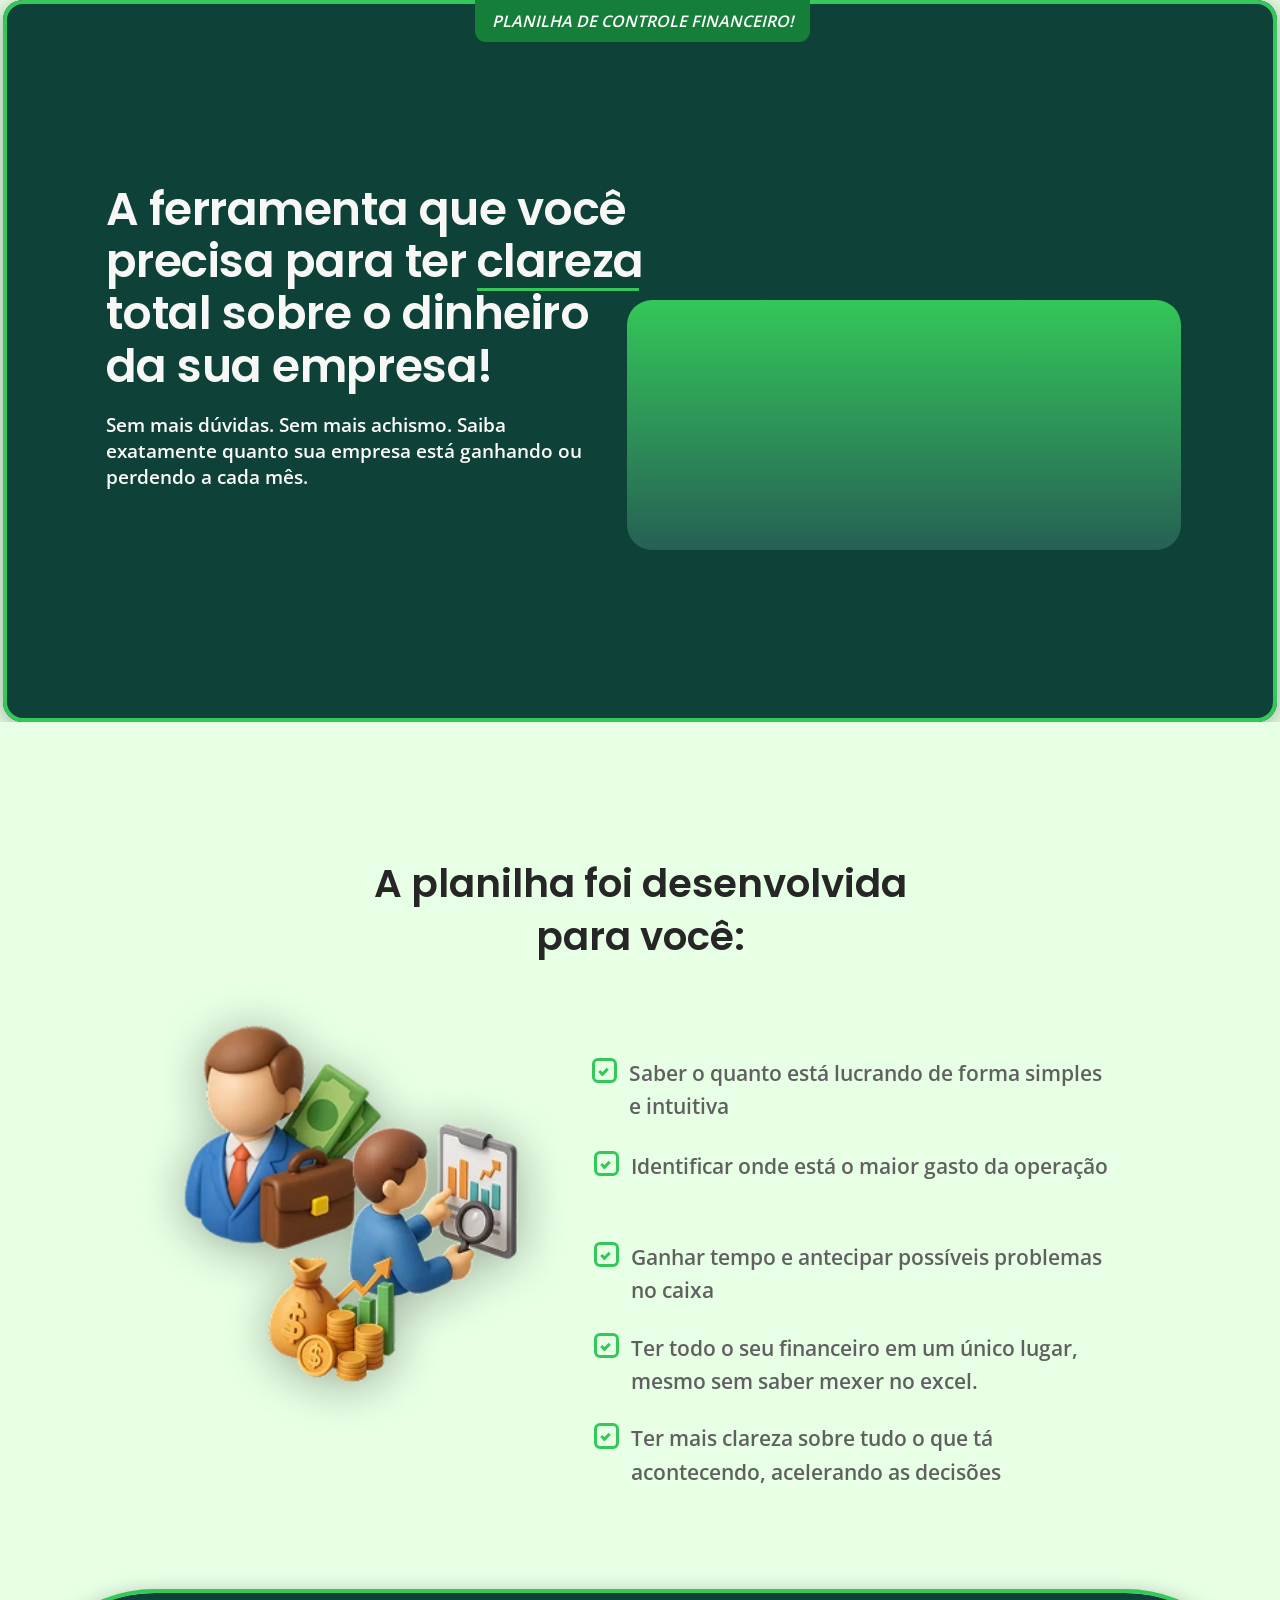
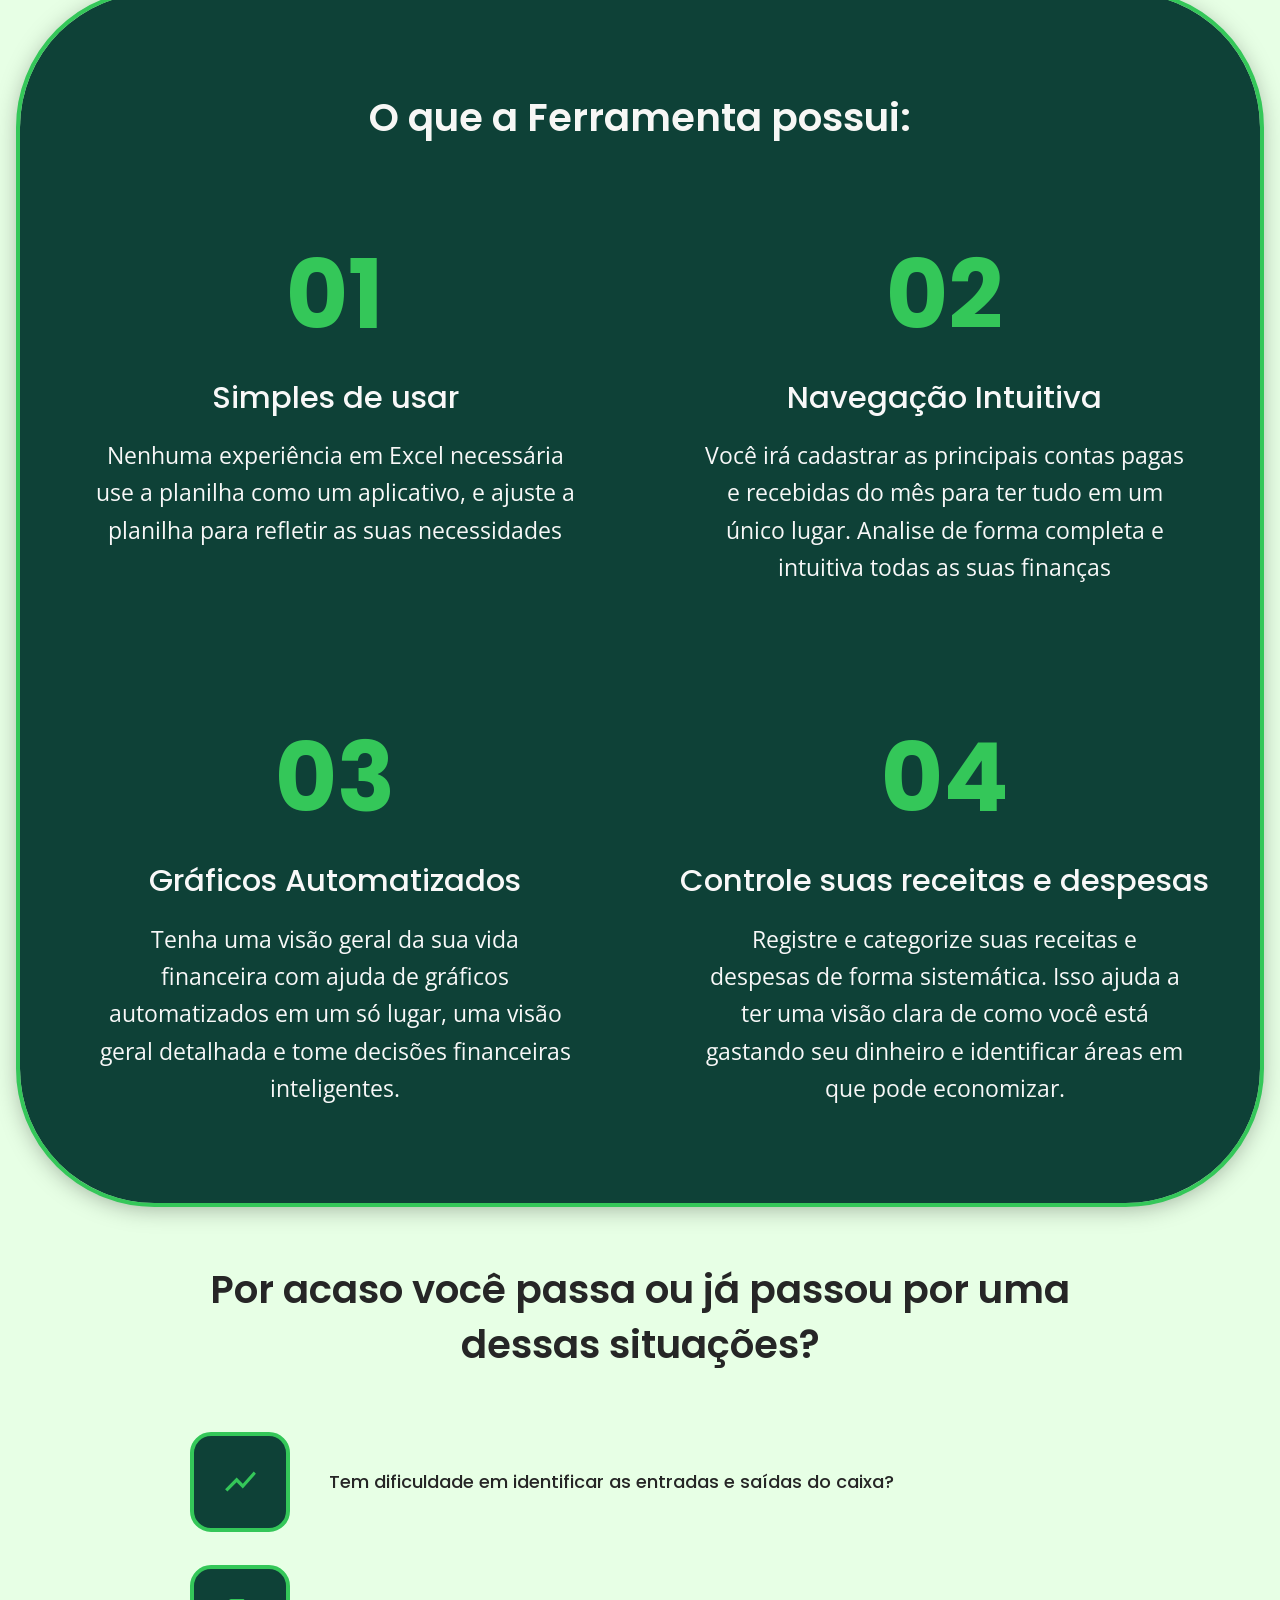
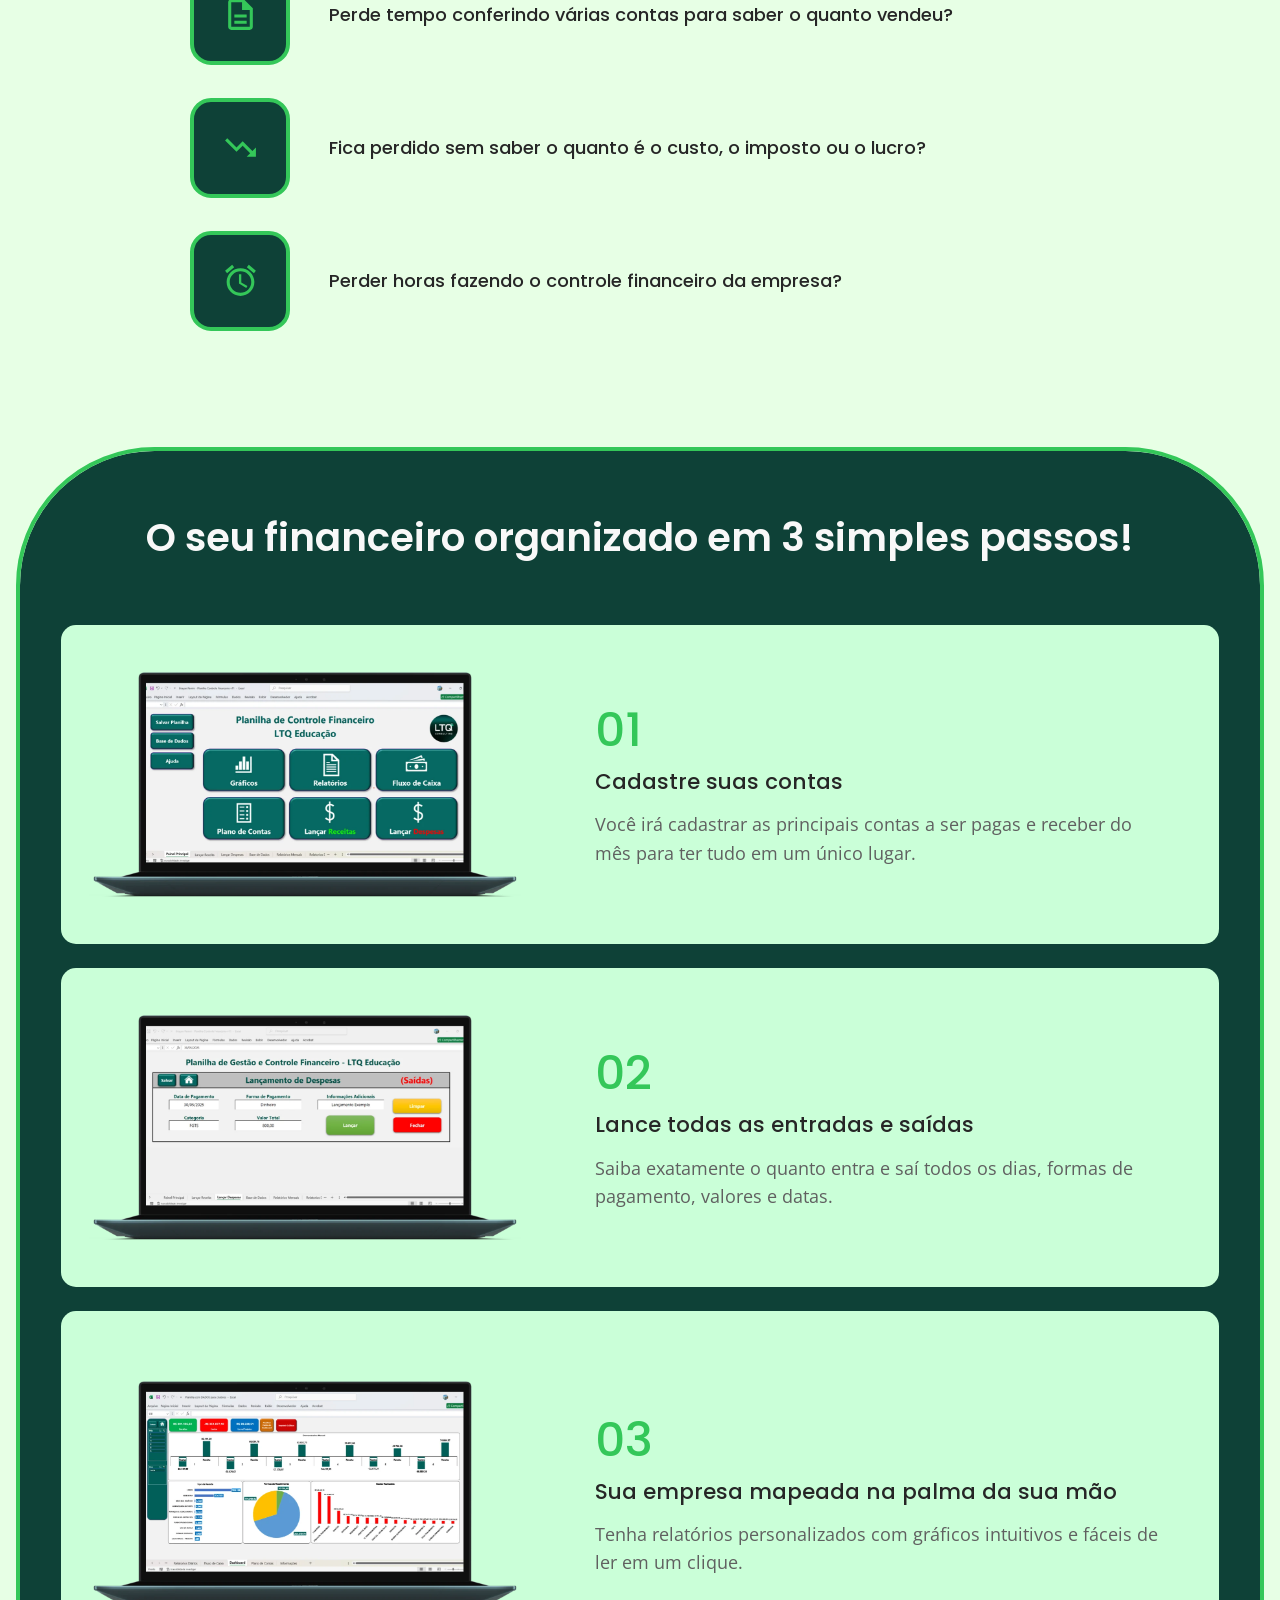
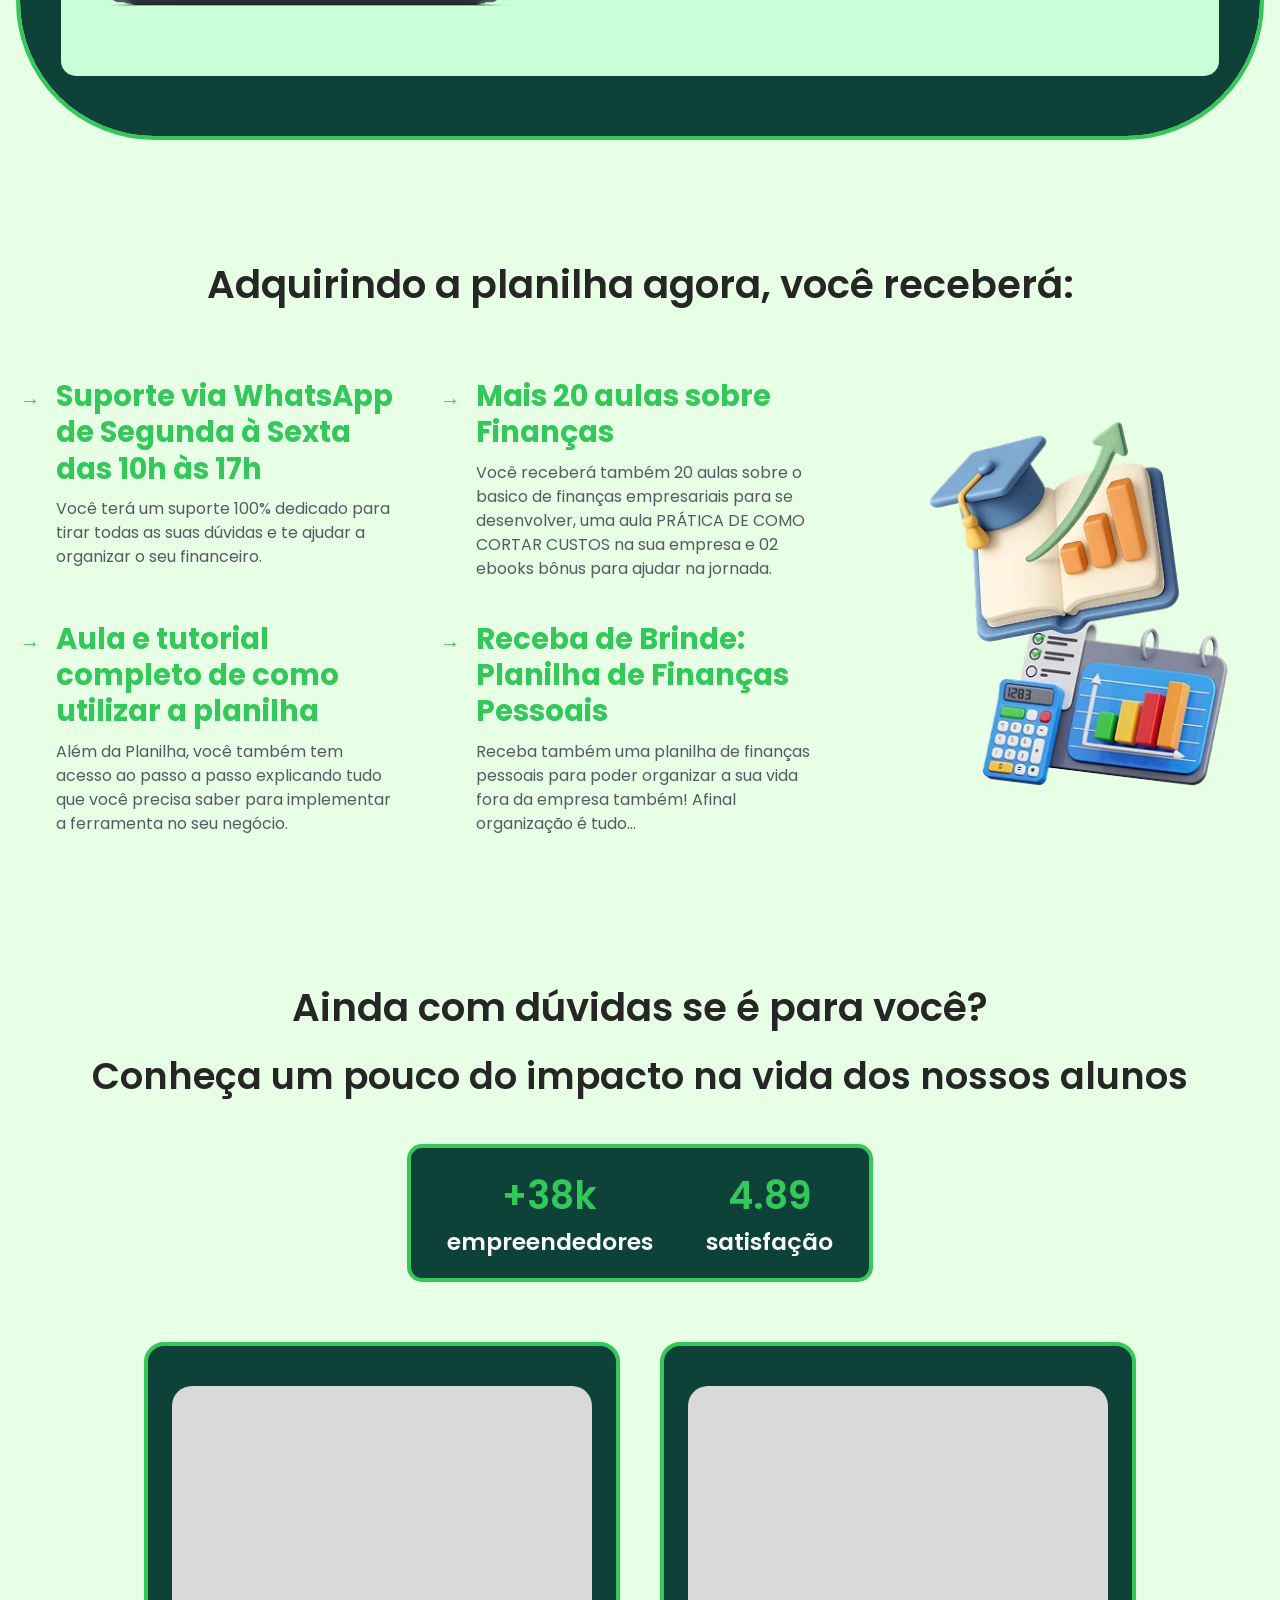
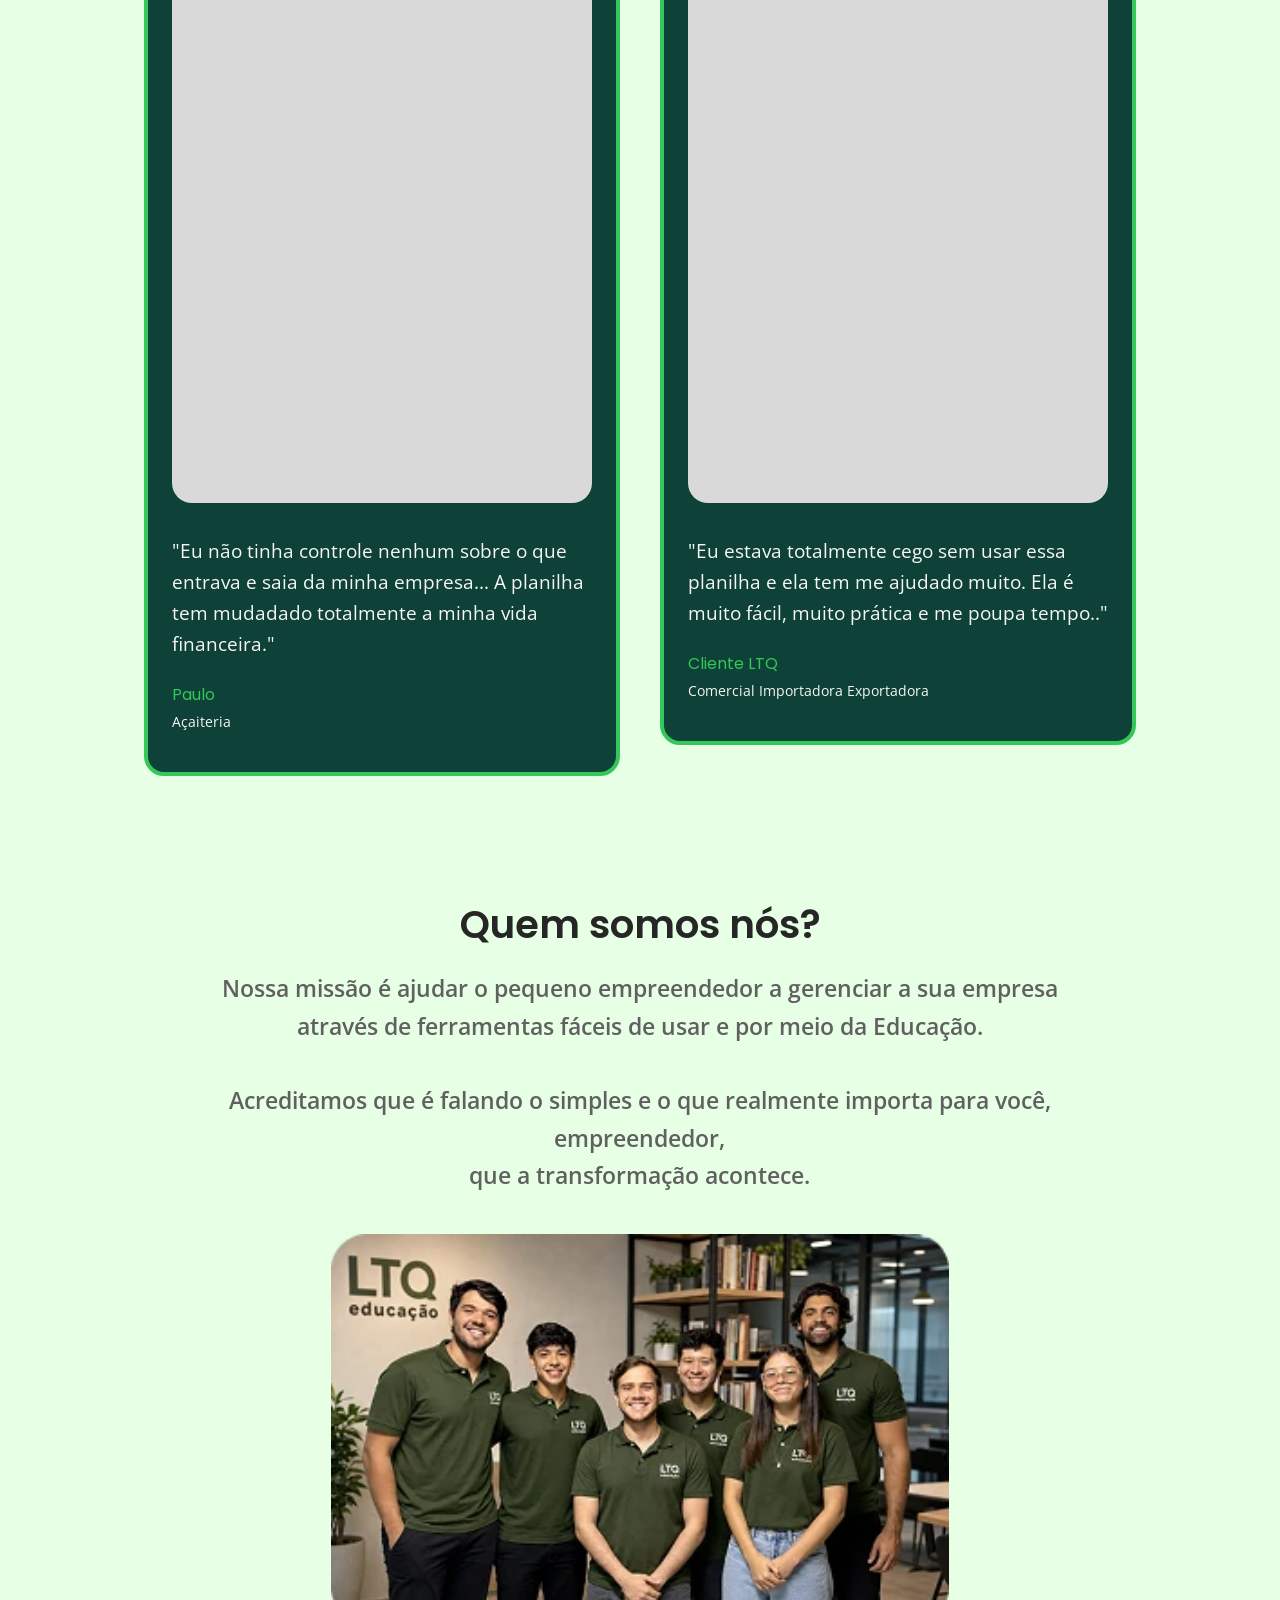
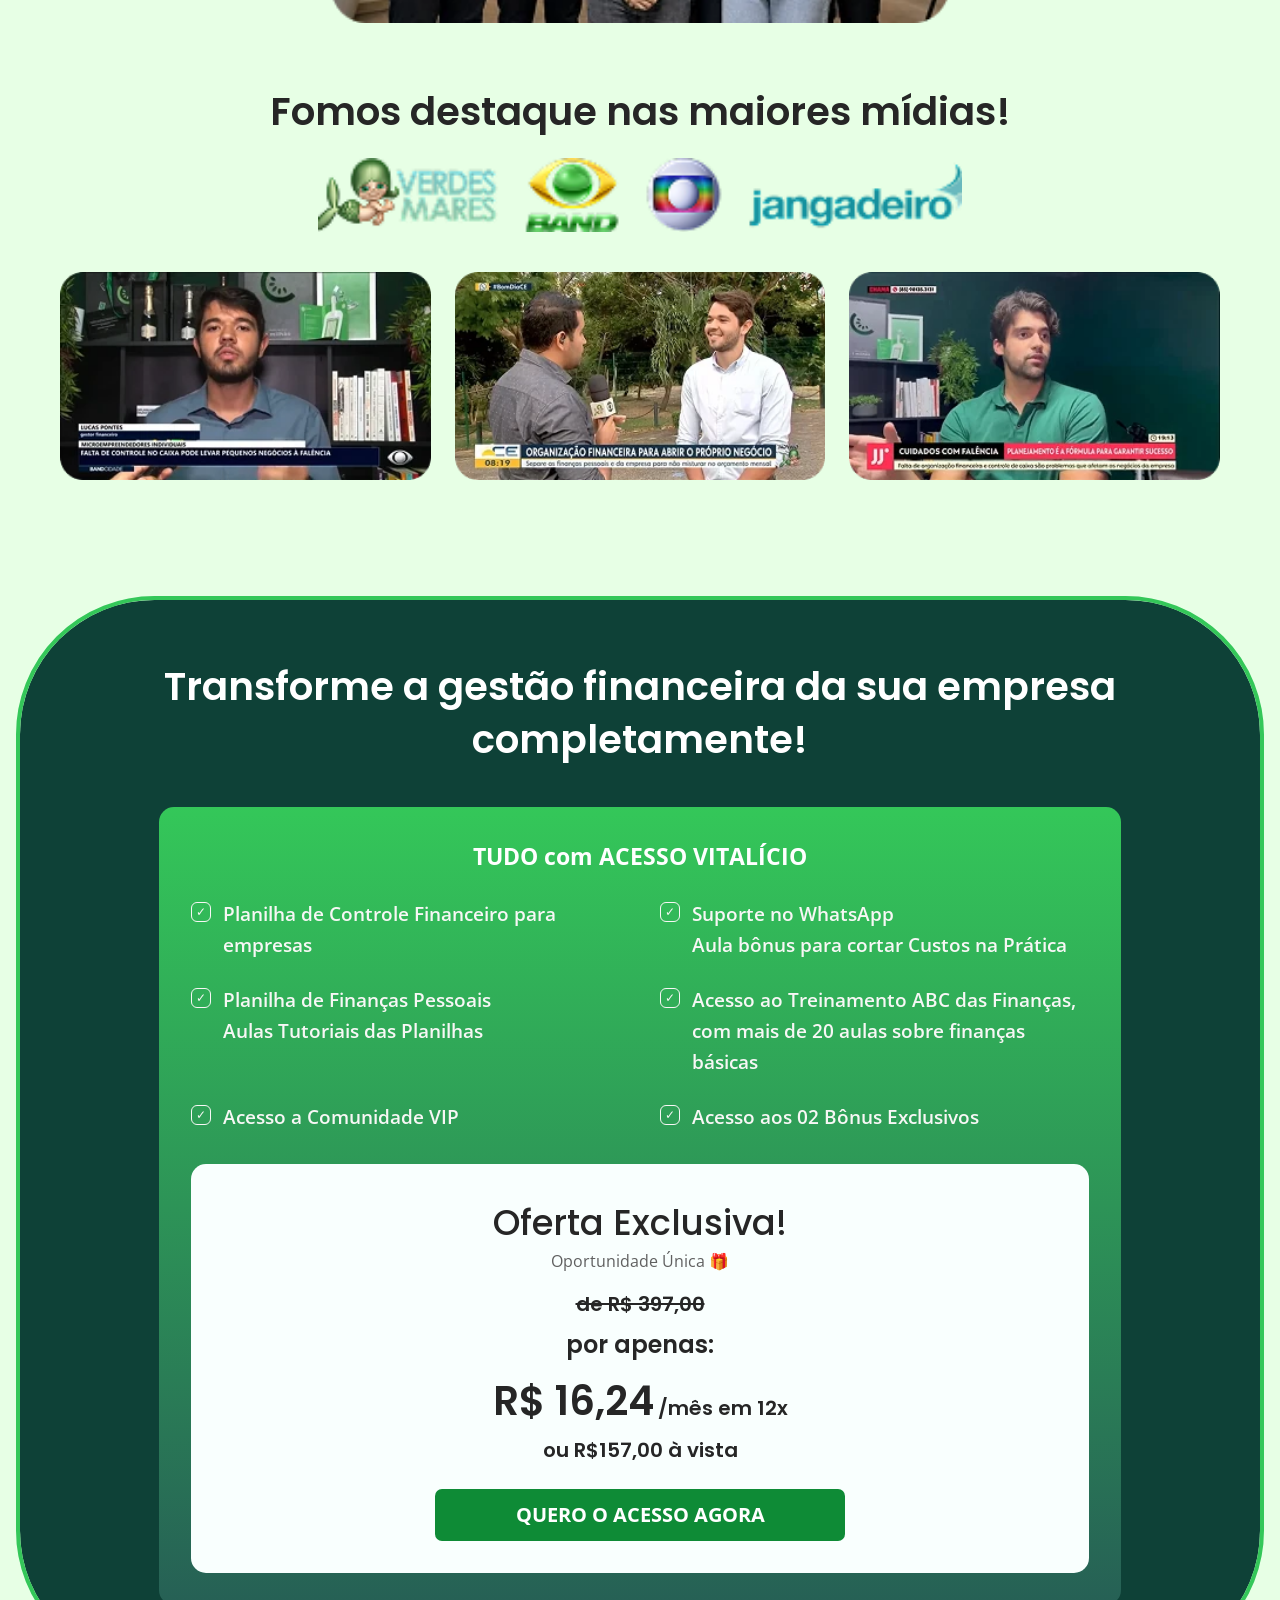
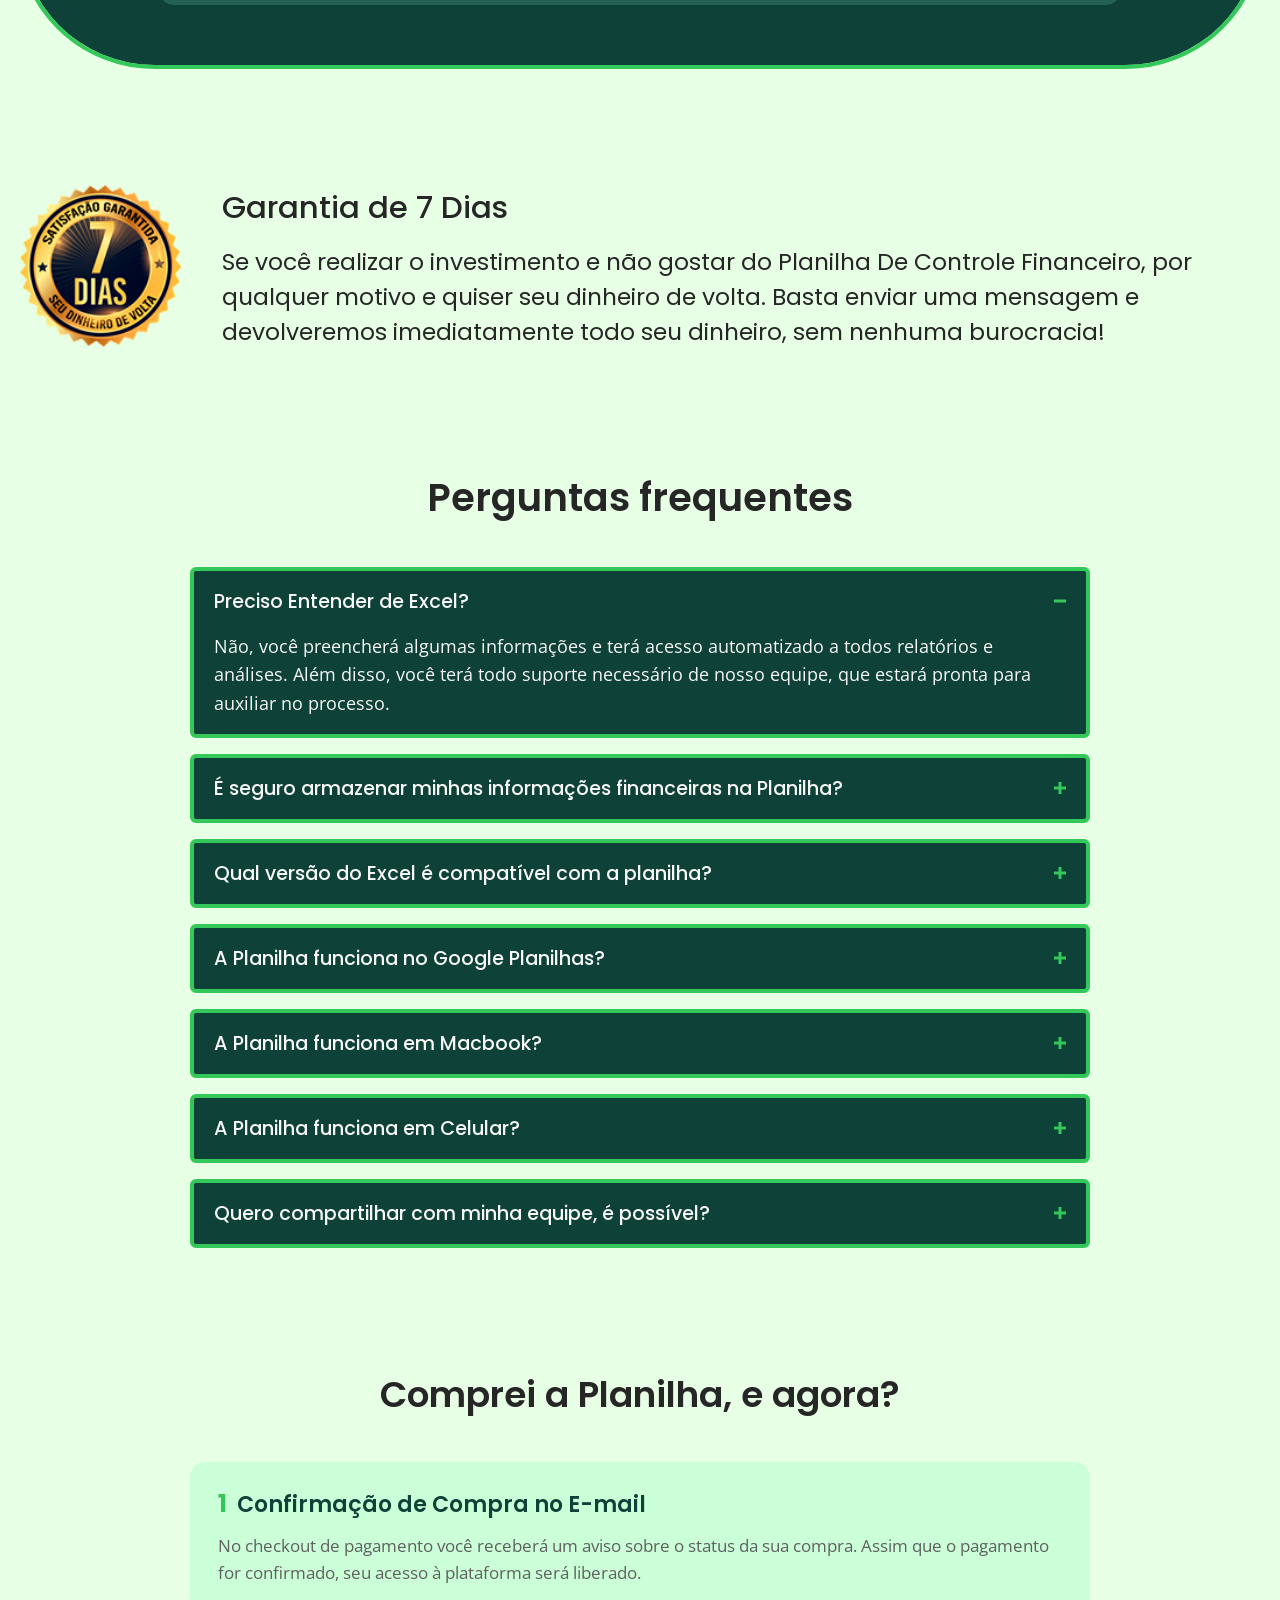
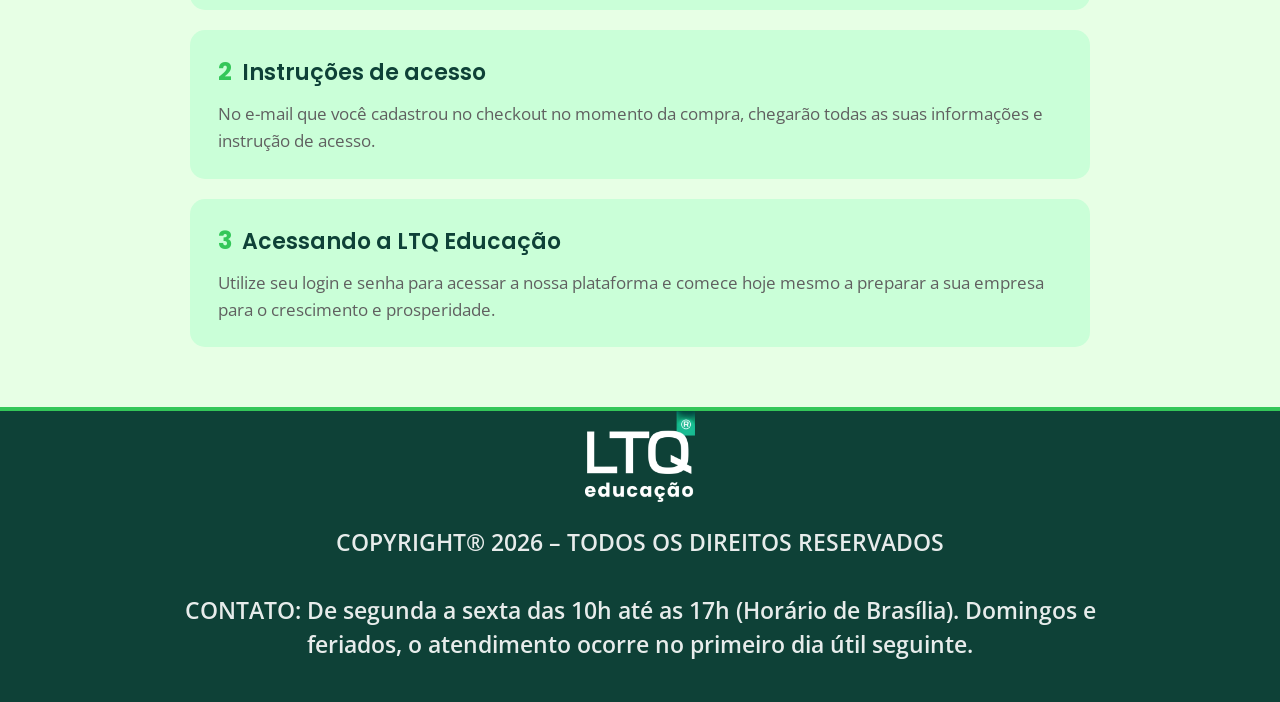
<file: index.html>
<!DOCTYPE html>
<html lang="pt-BR">
<head>
  <meta charset="UTF-8">
  <meta name="viewport" content="width=device-width, initial-scale=1.0">
  <title>Planilha de Controle Financeiro Empresarial | LTQ Educação</title>
  <meta name="description" content="Tenha clareza total sobre o dinheiro da sua empresa. Saiba exatamente quanto está ganhando ou perdendo todo mês com a Planilha de Controle Financeiro da LTQ Educação.">
  <meta name="theme-color" content="#0E4137">
  <link rel="canonical" href="https://lp.ltqeducacao.com/v1/">

  <!-- Favicon: o SELO DA LTQ, o mesmo que /v2, /v3, os dois upsells e o link
       in bio ja usam. Era um quadrado verde com um traco de grafico, desenhado
       como provisorio e nunca trocado — a v1 era a unica pagina da casa que
       nao mostrava a marca na aba.

       Os tres formatos existem porque nem todo lugar le SVG: o .ico atende
       navegador antigo e o atalho de area de trabalho do Windows, o .svg e o
       que o Chrome e o Firefox usam de fato (nitido em qualquer densidade), e
       o apple-touch-icon e o que o iOS grava quando alguem adiciona a pagina
       a tela de inicio. Caminhos RELATIVOS, como todo o resto deste arquivo:
       o site inteiro e publicado dentro de /v1/. -->
  <!-- O `?v=2` NAO e decoracao. O favicon anterior (o quadrado verde
       provisorio) foi servido nesta MESMA URL com
       `Cache-Control: max-age=14400` — padrao do Cloudflare Pages para ativo
       estatico. Quem abriu a /v1/ antes da troca tem o arquivo velho marcado
       como fresco por 4 horas, e o navegador nem pergunta ao servidor nesse
       intervalo. Trocar o conteudo do arquivo nao resolve; trocar a URL sim.

       Favicon ainda e pior que o resto: o Chrome guarda um banco proprio de
       icones, com validade que nao acompanha o cache HTTP. Versionar a URL e
       a unica forma de acertar todo mundo de uma vez, e nao so quem limpar o
       cache na mao.

       Ao trocar o desenho de novo, INCREMENTE o numero. -->
  <link rel="icon" href="favicon.ico?v=2" sizes="32x32">
  <link rel="icon" href="favicon.svg?v=2" type="image/svg+xml">
  <link rel="apple-touch-icon" href="apple-touch-icon.png?v=2">

  <!-- Open Graph / compartilhamento em WhatsApp, Facebook e Instagram -->
  <meta property="og:type" content="website">
  <meta property="og:locale" content="pt_BR">
  <meta property="og:site_name" content="LTQ Educação">
  <meta property="og:url" content="https://lp.ltqeducacao.com/v1/">
  <meta property="og:title" content="Planilha de Controle Financeiro Empresarial | LTQ Educação">
  <meta property="og:description" content="Tenha clareza total sobre o dinheiro da sua empresa. Saiba exatamente quanto está ganhando ou perdendo todo mês.">
  <meta property="og:image" content="https://lp.ltqeducacao.com/v1/imgs/og-image.png">
  <meta property="og:image:width" content="1200">
  <meta property="og:image:height" content="630">
  <meta property="og:image:alt" content="Planilha de Controle Financeiro Empresarial da LTQ Educação">
  <meta name="twitter:card" content="summary_large_image">
  <meta name="twitter:title" content="Planilha de Controle Financeiro Empresarial | LTQ Educação">
  <meta name="twitter:description" content="Tenha clareza total sobre o dinheiro da sua empresa. Saiba exatamente quanto está ganhando ou perdendo todo mês.">
  <meta name="twitter:image" content="https://lp.ltqeducacao.com/v1/imgs/og-image.png">

  <!-- Fontes auto-hospedadas: os pesos usados acima da dobra são pré-carregados
       para que o texto do Hero pinte já na fonte correta, sem flash. -->
  <link rel="preload" href="fonts/poppins-600.woff2" as="font" type="font/woff2" crossorigin>
  <link rel="preload" href="fonts/open-sans-var.woff2" as="font" type="font/woff2" crossorigin>
  <!-- O preload precisa declarar o mesmo srcset/sizes do <img>, senão o navegador
       baixa duas versões diferentes da imagem do Hero. -->
  <link rel="preload" href="imgs/home.webp" as="image" fetchpriority="high"
        imagesrcset="imgs/home-800.webp 800w, imgs/home-1200.webp 1200w, imgs/home.webp 1500w"
        imagesizes="(min-width: 1440px) 725px, calc(284px + 30.62vw)">

  <link rel="stylesheet" href="css/global.css">

  <!-- Meta Pixel Code -->
<script>
!function(f,b,e,v,n,t,s)
{if(f.fbq)return;n=f.fbq=function(){n.callMethod?
n.callMethod.apply(n,arguments):n.queue.push(arguments)};
if(!f._fbq)f._fbq=n;n.push=n;n.loaded=!0;n.version='2.0';
n.queue=[];t=b.createElement(e);t.async=!0;
t.src=v;s=b.getElementsByTagName(e)[0];
s.parentNode.insertBefore(t,s)}(window, document,'script',
'https://connect.facebook.net/en_US/fbevents.js');
fbq('init', '1020100699335661');
fbq('track', 'PageView');
</script>
<noscript><img height="1" width="1" style="display:none"
src="https://www.facebook.com/tr?id=1020100699335661&ev=PageView&noscript=1"
/></noscript>
<!-- End Meta Pixel Code -->

  <!-- Demais tags de tráfego LTQ — TikTok + Google Ads + Clarity -->
  <script>
  (function () {
    var started = false;

    function boot() {
      if (started) return; started = true;

      /* ---- TikTok Pixel ---- */
      !function(w,d,t){
        w.TiktokAnalyticsObject=t;
        var ttq=w[t]=w[t]||[];
        ttq.methods=["page","track","identify","instances","debug","on","off",
          "once","ready","alias","group","enableCookie","disableCookie",
          "holdConsent","revokeConsent","grantConsent"];
        ttq.setAndDefer=function(t,e){
          t[e]=function(){
            t.push([e].concat(Array.prototype.slice.call(arguments,0)))
          }
        };
        for(var i=0;i<ttq.methods.length;i++)ttq.setAndDefer(ttq,ttq.methods[i]);
        ttq.instance=function(t){
          for(var e=ttq._i[t]||[],n=0;n<ttq.methods.length;n++)
            ttq.setAndDefer(e,ttq.methods[n]);
          return e
        };
        ttq.load=function(e,n){
          var r="https://analytics.tiktok.com/i18n/pixel/events.js";
          ttq._i=ttq._i||{};ttq._i[e]=[];ttq._i[e]._u=r;
          ttq._t=ttq._t||{};ttq._t[e]=+new Date;
          ttq._o=ttq._o||{};ttq._o[e]=n||{};
          n=d.createElement("script");
          n.type="text/javascript";n.async=!0;
          n.src=r+"?sdkid="+e+"&lib="+t;
          e=d.getElementsByTagName("script")[0];
          e.parentNode.insertBefore(n,e)
        }
      }(window, document, 'ttq');

      ttq.load('CSPNDJ3C77U9T3GK0QHG');
      ttq.page();

      /* ---- Google Ads (gtag) ---- */
      var g = document.createElement('script');
      g.async = true;
      g.src = 'https://www.googletagmanager.com/gtag/js?id=AW-17490589345';
      document.head.appendChild(g);

      window.dataLayer = window.dataLayer || [];
      window.gtag = function(){ window.dataLayer.push(arguments); };
      gtag('js', new Date());
      gtag('config', 'AW-17490589345');

      /* ---- Microsoft Clarity ----
         ID trocado em 27/08/2026: era `xy7e99wi5g`, um projeto só desta LP.
         Passou a ser `y4vyndnsr4`, o projeto único da LTQ, que hoje recebe
         TODOS os sites da casa (link in bio, LP-B, obrigado do FD e os dois
         upsells). Um painel só, filtrando por URL, em vez de um por página.
         O histórico antigo continua no projeto `xy7e99wi5g` — não migra. */
      (function(c,l,a,r,i,t,y){
        c[a]=c[a]||function(){(c[a].q=c[a].q||[]).push(arguments)};
        t=l.createElement(r);t.async=1;
        t.src="https://www.clarity.ms/tag/"+i;
        y=l.getElementsByTagName(r)[0];
        y.parentNode.insertBefore(t,y);
      })(window, document, "clarity", "script", "y4vyndnsr4");
    }

    function schedule() {
      var fired = false;
      function go(){ if (fired) return; fired = true; boot(); }
      if ('requestIdleCallback' in window)
        requestIdleCallback(go, { timeout: 3500 });
      else setTimeout(go, 2000);
      ['pointerdown','keydown','touchstart'].forEach(function(ev){
        window.addEventListener(ev, go, { once:true, passive:true });
      });
    }

    if (document.readyState === 'complete') schedule();
    else window.addEventListener('load', schedule, { once:true });
  })();
  </script>

</head>
<body>

  <main>
    <!-- HERO -->
    <div class="hero-container">
      <section class="hero" id="hero">
        <span class="hero__badge">PLANILHA DE CONTROLE FINANCEIRO!</span>

        <div class="hero__wrapper">
          <div class="hero__content">
            <h1 class="hero__title">A ferramenta que você precisa para ter <span class="hero__title-highlight">clareza</span> total sobre o dinheiro<br>da sua empresa!</h1>
            <p class="hero__subtitle">Sem mais dúvidas. Sem mais achismo. Saiba exatamente quanto sua empresa está ganhando ou perdendo a cada mês.</p>
          </div>
        </div>

        <div class="hero__media">
          <div class="hero__media-blob"></div>
          <img
            class="hero__image"
            src="imgs/home.webp"
            srcset="imgs/home-800.webp 800w, imgs/home-1200.webp 1200w, imgs/home.webp 1500w"
            sizes="(min-width: 1440px) 725px, calc(284px + 30.62vw)"
            alt="Planilha de Controle Financeiro"
            width="1500"
            height="984"
            fetchpriority="high"
            decoding="async"
          >
        </div>
      </section>
    </div>

    <!-- SECTION 2: A planilha foi desenvolvida para você -->
    <section class="developed" id="developed">
      <div class="developed-container">
        <h2 class="developed__title">A planilha foi desenvolvida <br class="desktop-br">para você:</h2>

        <div class="developed__images">
          <picture>
            <source media="(min-width: 768px)" srcset="imgs/Img layout left - Section _a planilha foi desenvolvida para voce_ (DESKTOP).webp" width="628" height="612">
            <img src="imgs/Img layout left - Section _a planilha foi desenvolvida para voce_ (MOBILE).webp" alt="Ilustração: pessoa analisando gráficos financeiros" class="developed__images-img" width="370" height="361" loading="lazy" decoding="async">
          </picture>
        </div>

        <ul class="developed__checklist">
          <li class="developed__item">
            <span class="developed__check"></span>
            <span class="developed__text">Saber o quanto está lucrando de forma simples e intuitiva</span>
          </li>
          <li class="developed__item">
            <span class="developed__check"></span>
            <span class="developed__text">Identificar onde está o maior gasto da operação</span>
          </li>
          <li class="developed__item">
            <span class="developed__check"></span>
            <span class="developed__text">Ganhar tempo e antecipar possíveis problemas no caixa</span>
          </li>
          <li class="developed__item">
            <span class="developed__check"></span>
            <span class="developed__text">Ter todo o seu financeiro em um único lugar, mesmo sem saber mexer no excel.</span>
          </li>
          <li class="developed__item">
            <span class="developed__check"></span>
            <span class="developed__text">Ter mais clareza sobre tudo o que tá acontecendo, acelerando as decisões</span>
          </li>
        </ul>
      </div>
    </section>

    <!-- SECTION 3: O que a Ferramenta possui -->
    <section class="tools" id="tools">
      <div class="tools-container">
        <div class="tools-card">
          <h2 class="tools__title">O que a Ferramenta possui:</h2>

          <div class="tools__grid">
            <div class="tools__item">
              <span class="tools__number">01</span>
              <h3 class="tools__item-title">Simples de usar</h3>
              <p class="tools__item-text">Nenhuma experiência em Excel necessária use a planilha como um aplicativo, e ajuste a planilha para refletir as suas necessidades</p>
            </div>

            <div class="tools__item">
              <span class="tools__number">02</span>
              <h3 class="tools__item-title">Navegação Intuitiva</h3>
              <p class="tools__item-text">Você irá cadastrar as principais contas pagas e recebidas do mês para ter tudo em um único lugar. Analise de forma completa e intuitiva todas as suas finanças</p>
            </div>

            <div class="tools__item">
              <span class="tools__number">03</span>
              <h3 class="tools__item-title">Gráficos Automatizados</h3>
              <p class="tools__item-text">Tenha uma visão geral da sua vida financeira com ajuda de gráficos automatizados em um só lugar, uma visão geral detalhada e tome decisões financeiras inteligentes.</p>
            </div>

            <div class="tools__item">
              <span class="tools__number">04</span>
              <h3 class="tools__item-title">Controle suas receitas e despesas</h3>
              <p class="tools__item-text">Registre e categorize suas receitas e despesas de forma sistemática. Isso ajuda a ter uma visão clara de como você está gastando seu dinheiro e identificar áreas em que pode economizar.</p>
            </div>
          </div>
        </div>
      </div>
    </section>

    <!-- SECTION 4: Por acaso você passa ou já passou por uma dessas situações? -->
    <section class="problems" id="problems">
      <div class="problems-container">
        <h2 class="problems__title">Por acaso você passa ou já passou por uma dessas situações?</h2>

        <div class="problems__list">
          <div class="problems__item">
            <div class="problems__icon-box">
              <svg class="problems__icon" viewBox="0 0 24 24" aria-hidden="true" focusable="false">
                <path d="M3.5 18.49l6-6.01 4 4L22 6.92l-1.41-1.41-7.09 7.97-4-4L2 16.99z"/>
              </svg>
            </div>
            <p class="problems__text">Tem dificuldade em identificar as entradas e saídas do caixa?</p>
          </div>

          <div class="problems__item">
            <div class="problems__icon-box">
              <svg class="problems__icon" viewBox="0 0 24 24" aria-hidden="true" focusable="false">
                <path d="M8 16h8v2H8zm0-4h8v2H8zm6-10H6c-1.1 0-2 .9-2 2v16c0 1.1.89 2 1.99 2H18c1.1 0 2-.9 2-2V8l-6-6zm4 18H6V4h7v5h5v11z"/>
              </svg>
            </div>
            <p class="problems__text">Perde tempo conferindo várias contas para saber o quanto vendeu?</p>
          </div>

          <div class="problems__item">
            <div class="problems__icon-box">
              <svg class="problems__icon" viewBox="0 0 24 24" aria-hidden="true" focusable="false">
                <path d="M16 18l2.29-2.29-4.88-4.88-4 4L2 7.41 3.41 6l6 6 4-4 6.3 6.29L22 12v6z"/>
              </svg>
            </div>
            <p class="problems__text">Fica perdido sem saber o quanto é o custo, o imposto ou o lucro?</p>
          </div>

          <div class="problems__item">
            <div class="problems__icon-box">
              <svg class="problems__icon" viewBox="0 0 24 24" aria-hidden="true" focusable="false">
                <path d="M22 5.72l-4.6-3.86-1.29 1.53 4.6 3.86L22 5.72zM7.88 3.39L6.6 1.86 2 5.71l1.29 1.53 4.59-3.85zM12.5 8H11v6l4.75 2.85.75-1.23-4-2.37V8zM12 4c-4.97 0-9 4.03-9 9s4.02 9 9 9c4.97 0 9-4.03 9-9s-4.03-9-9-9zm0 16c-3.87 0-7-3.13-7-7s3.13-7 7-7 7 3.13 7 7-3.13 7-7 7z"/>
              </svg>
            </div>
            <p class="problems__text">Perder horas fazendo o controle financeiro da empresa?</p>
          </div>
        </div>
      </div>
    </section>

    <!-- SECTION 5: O seu financeiro organizado em 3 simples passos -->
    <section class="steps" id="steps">
      <div class="steps-container">
        <div class="steps-card">
          <h2 class="steps__title">O seu financeiro organizado em 3 simples passos!</h2>

          <div class="steps__list">
            <div class="step">
              <div class="step__media">
                <img src="imgs/home.webp" alt="Tela inicial da planilha para cadastro de contas" width="1500" height="984" loading="lazy" decoding="async">
              </div>
              <div class="step__content">
                <span class="step__number">01</span>
                <h3 class="step__title">Cadastre suas contas</h3>
                <p class="step__text">Você irá cadastrar as principais contas a ser pagas e receber do mês para ter tudo em um único lugar.</p>
              </div>
            </div>

            <div class="step">
              <div class="step__media">
                <img src="imgs/lancamentos.webp" alt="Tela de lançamento de entradas e saídas" width="1500" height="984" loading="lazy" decoding="async">
              </div>
              <div class="step__content">
                <span class="step__number">02</span>
                <h3 class="step__title">Lance todas as entradas e saídas</h3>
                <p class="step__text">Saiba exatamente o quanto entra e saí todos os dias, formas de pagamento, valores e datas.</p>
              </div>
            </div>

            <div class="step">
              <div class="step__media">
                <img src="imgs/graficos.webp" alt="Tela de gráficos e relatórios financeiros" width="1500" height="1125" loading="lazy" decoding="async">
              </div>
              <div class="step__content">
                <span class="step__number">03</span>
                <h3 class="step__title">Sua empresa mapeada na palma da sua mão</h3>
                <p class="step__text">Tenha relatórios personalizados com gráficos intuitivos e fáceis de ler em um clique.</p>
              </div>
            </div>
          </div>
        </div>
      </div>
    </section>

    <!-- SECTION 6: Adquirindo a planilha agora, você receberá -->
    <section class="benefits" id="benefits">
      <div class="benefits-container">
        <h2 class="benefits__title">Adquirindo a planilha agora, você receberá:</h2>

        <div class="benefits__content">
          <div class="benefits__grid">
            <div class="benefit benefit--suporte">
              <span class="benefit__arrow">→</span>
              <div class="benefit__body">
                <h3 class="benefit__title">Suporte via WhatsApp de Segunda à Sexta das 10h às 17h</h3>
                <p class="benefit__text">Você terá um suporte 100% dedicado para tirar todas as suas dúvidas e te ajudar a organizar o seu financeiro.</p>
              </div>
            </div>

            <div class="benefit benefit--aulas">
              <span class="benefit__arrow">→</span>
              <div class="benefit__body">
                <h3 class="benefit__title">Mais 20 aulas sobre Finanças</h3>
                <p class="benefit__text">Você receberá também 20 aulas sobre o basico de finanças empresariais para se desenvolver, uma aula PRÁTICA DE COMO CORTAR CUSTOS na sua empresa e 02 ebooks bônus para ajudar na jornada.</p>
              </div>
            </div>

            <div class="benefit benefit--tutorial">
              <span class="benefit__arrow">→</span>
              <div class="benefit__body">
                <h3 class="benefit__title">Aula e tutorial completo de como utilizar a planilha</h3>
                <p class="benefit__text">Além da Planilha, você também tem acesso ao passo a passo explicando tudo que você precisa saber para implementar a ferramenta no seu negócio.</p>
              </div>
            </div>

            <div class="benefit benefit--brinde">
              <span class="benefit__arrow">→</span>
              <div class="benefit__body">
                <h3 class="benefit__title">Receba de Brinde: Planilha de Finanças Pessoais</h3>
                <p class="benefit__text">Receba também uma planilha de finanças pessoais para poder organizar a sua vida fora da empresa também! Afinal organização é tudo...</p>
              </div>
            </div>
          </div>

          <div class="benefits__illustration">
            <picture>
              <source media="(min-width: 768px)" srcset="imgs/img section _Adquirindo a planilha agora, você receberá__ DESKTOP.webp" width="594" height="787">
              <img class="benefits__illustration-img"
                   src="imgs/img section _Adquirindo a planilha agora, você receberá__ MOBILE.webp"
                   alt="Ilustração: capelo, livro, gráficos, calculadora e calendário"
                   width="388" height="515" loading="lazy" decoding="async">
            </picture>
          </div>
        </div>
      </div>
    </section>

    <!-- SECTION 7: Ainda com dúvidas se é para você? -->
    <section class="testimonials" id="testimonials">
      <div class="testimonials-container">
        <h2 class="testimonials__title">Ainda com dúvidas se é para você?</h2>
        <p class="testimonials__subtitle">Conheça um pouco do impacto na vida dos nossos alunos</p>

        <div class="stats">
          <div class="stats__item">
            <span class="stats__number">+38k</span>
            <span class="stats__label">empreendedores</span>
          </div>
          <div class="stats__item">
            <span class="stats__number">4.89</span>
            <span class="stats__label">satisfação</span>
          </div>
        </div>

        <div class="testimonials__grid">
          <div class="testimonial-card">
            <div class="testimonial__video">
              <iframe src="https://www.youtube-nocookie.com/embed/HSJ2WbZpaEU"
                      title="Depoimento Paulo - Açaiteria"
                      loading="lazy"
                      frameborder="0"
                      allow="accelerometer; autoplay; clipboard-write; encrypted-media; gyroscope; picture-in-picture"
                      allowfullscreen></iframe>
            </div>
            <p class="testimonial__quote">"Eu não tinha controle nenhum sobre o que entrava e saia da minha empresa... A planilha tem mudadado totalmente a minha vida financeira."</p>
            <div class="testimonial__author">
              <span class="testimonial__name">Paulo</span>
              <span class="testimonial__role">Açaiteria</span>
            </div>
          </div>

          <div class="testimonial-card">
            <div class="testimonial__video">
              <iframe src="https://www.youtube-nocookie.com/embed/fpKhqlV7WJE"
                      title="Depoimento Cliente LTQ"
                      loading="lazy"
                      frameborder="0"
                      allow="accelerometer; autoplay; clipboard-write; encrypted-media; gyroscope; picture-in-picture"
                      allowfullscreen></iframe>
            </div>
            <p class="testimonial__quote">"Eu estava totalmente cego sem usar essa planilha e ela tem me ajudado muito. Ela é muito fácil, muito prática e me poupa tempo.."</p>
            <div class="testimonial__author">
              <span class="testimonial__name">Cliente LTQ</span>
              <span class="testimonial__role">Comercial Importadora Exportadora</span>
            </div>
          </div>
        </div>
      </div>
    </section>

    <!-- SECTION 8: Quem somos nós -->
    <section class="about" id="about">
      <div class="about-container">
        <h2 class="about__title">Quem somos nós?</h2>
        <p class="about__text">
          Nossa missão é ajudar o pequeno empreendedor a gerenciar a sua empresa através de ferramentas fáceis de usar e por meio da Educação.
          <br><br>
          Acreditamos que é falando o simples e o que realmente importa para você, empreendedor,<br>que a transformação acontece.
        </p>

        <div class="about__photo-wrapper">
          <picture>
            <source media="(min-width: 768px)" srcset="imgs/img section _quem somos_ DESKTOP.webp" width="669" height="421">
            <img class="about__photo" src="imgs/img section _quem somos_ MOBILE.webp" alt="Equipe LTQ Educação" width="342" height="215" loading="lazy" decoding="async">
          </picture>
        </div>

        <h3 class="press__title">Fomos destaque nas maiores mídias!</h3>

        <div class="press__logos-wrapper">
          <picture>
            <source media="(min-width: 768px)" srcset="imgs/img LOGOS DESKTOP.webp" width="726" height="82">
            <img class="press__logos" src="imgs/img LOGOS MOBILE.webp" alt="Verdes Mares, Band, Globo, Jangadeiro" width="294" height="34" loading="lazy" decoding="async">
          </picture>
        </div>

        <div class="press__grid">
          <img class="press__thumb" src="imgs/img 1.webp" alt="Matéria: Falta de controle no caixa pode levar pequenos negócios à falência" width="316" height="177" loading="lazy" decoding="async">
          <img class="press__thumb" src="imgs/img 2.webp" alt="Matéria: Organização financeira para abrir o próprio negócio" width="316" height="177" loading="lazy" decoding="async">
          <img class="press__thumb" src="imgs/img 3.webp" alt="Matéria: Cuidados com falência" width="316" height="177" loading="lazy" decoding="async">
        </div>
      </div>
    </section>

    <!-- SECTION 9: Transforme a gestão financeira da sua empresa completamente! -->
    <section class="cta-offer" id="cta-offer">
      <div class="cta-container">
        <div class="cta-card">
          <h2 class="cta__title">Transforme a gestão financeira da sua empresa completamente!</h2>

          <div class="offer-box">
            <h3 class="offer-badge">TUDO com ACESSO VITALÍCIO</h3>

            <ul class="benefits-checklist">
              <li class="benefit-item">
                <span class="benefit-check">✓</span>
                <span class="benefit-text">Planilha de Controle Financeiro para empresas</span>
              </li>
              <li class="benefit-item">
                <span class="benefit-check">✓</span>
                <span class="benefit-text">Suporte no WhatsApp<br>Aula bônus para cortar Custos na Prática</span>
              </li>
              <li class="benefit-item">
                <span class="benefit-check">✓</span>
                <span class="benefit-text">Planilha de Finanças Pessoais<br>Aulas Tutoriais das Planilhas</span>
              </li>
              <li class="benefit-item">
                <span class="benefit-check">✓</span>
                <span class="benefit-text">Acesso ao Treinamento ABC das Finanças, com mais de 20 aulas sobre finanças básicas</span>
              </li>
              <li class="benefit-item">
                <span class="benefit-check">✓</span>
                <span class="benefit-text">Acesso a Comunidade VIP</span>
              </li>
              <li class="benefit-item">
                <span class="benefit-check">✓</span>
                <span class="benefit-text">Acesso aos 02 Bônus Exclusivos</span>
              </li>
            </ul>

            <div class="offer-price-card">
              <h4 class="offer__heading">Oferta Exclusiva!</h4>
              <p class="offer__tag">Oportunidade Única 🎁</p>
              <p class="offer__old-price">de R$ 397,00</p>
              <p class="offer__label">por apenas:</p>
              <p class="offer__price">
                <span class="offer__price-value">R$ 16,24</span>
                <span class="offer__price-term">/mês em 12x</span>
              </p>
              <p class="offer__alt">ou R$157,00 à vista</p>

              <a class="cta-button" data-cta="checkout" href="https://pay.kiwify.com.br/sEXkbrb">QUERO O ACESSO AGORA</a>
            </div>
          </div>
        </div>
      </div>
    </section>

    <!-- SECTION 10: Garantia de 7 Dias -->
    <section class="guarantee" id="guarantee">
      <div class="guarantee-container">
        <img class="guarantee__badge" src="imgs/img 7 dias garantia.webp" alt="Selo de garantia de 7 dias - satisfação garantida ou seu dinheiro de volta" width="139" height="139" loading="lazy" decoding="async">
        <div class="guarantee__content">
          <h2 class="guarantee__title">Garantia de 7 Dias</h2>
          <p class="guarantee__text">Se você realizar o investimento e não gostar do Planilha De Controle Financeiro, por qualquer motivo e quiser seu dinheiro de volta. Basta enviar uma mensagem e devolveremos imediatamente todo seu dinheiro, sem nenhuma burocracia!</p>
        </div>
      </div>
    </section>

    <!-- SECTION 11: Perguntas frequentes -->
    <section class="faq" id="faq">
      <div class="faq-container">
        <h2 class="faq__title">Perguntas frequentes</h2>

        <div class="faq__list">
          <div class="faq-item is-open">
            <button class="faq-item__question" aria-expanded="true">
              <span>Preciso Entender de Excel?</span>
              <span class="faq-item__icon"></span>
            </button>
            <div class="faq-item__answer">
              <p>Não, você preencherá algumas informações e terá acesso automatizado a todos relatórios e análises. Além disso, você terá todo suporte necessário de nosso equipe, que estará pronta para auxiliar no processo.</p>
            </div>
          </div>

          <div class="faq-item">
            <button class="faq-item__question" aria-expanded="false">
              <span>É seguro armazenar minhas informações financeiras na Planilha?</span>
              <span class="faq-item__icon"></span>
            </button>
            <div class="faq-item__answer">
              <p>Sim, é seguro armazenar suas informações financeiras na Planilha de Controle Financeiro. Como nossa planilha é em Excel, as informações são armazenadas localmente no dispositivo do usuário. Você tem total controle e privacidade sobre seus dados, pois somente você terá acesso a eles.</p>
            </div>
          </div>

          <div class="faq-item">
            <button class="faq-item__question" aria-expanded="false">
              <span>Qual versão do Excel é compatível com a planilha?</span>
              <span class="faq-item__icon"></span>
            </button>
            <div class="faq-item__answer">
              <p>A planilha de Controle Financeiro é compatível a partir da versão do Excel 2013. Isso significa que você também pode utilizar a planilha em versões mais recentes do Excel, como o Excel 2016, 2019, 2021. Certifique-se de ter uma versão compatível do Excel instalada em seu computador para desfrutar de todos os recursos e funcionalidades oferecidos.</p>
            </div>
          </div>

          <div class="faq-item">
            <button class="faq-item__question" aria-expanded="false">
              <span>A Planilha funciona no Google Planilhas?</span>
              <span class="faq-item__icon"></span>
            </button>
            <div class="faq-item__answer">
              <p>Não. Por conter linguagem de programação VBA, que é de propriedade exclusiva da Microsoft, o Google Planilhas não funcionará.</p>
            </div>
          </div>

          <div class="faq-item">
            <button class="faq-item__question" aria-expanded="false">
              <span>A Planilha funciona em Macbook?</span>
              <span class="faq-item__icon"></span>
            </button>
            <div class="faq-item__answer">
              <p>Sim, desde que você tenha o Excel instalado (não pode ser o Calc).</p>
            </div>
          </div>

          <div class="faq-item">
            <button class="faq-item__question" aria-expanded="false">
              <span>A Planilha funciona em Celular?</span>
              <span class="faq-item__icon"></span>
            </button>
            <div class="faq-item__answer">
              <p>Não. Por conter linguagem de programação VBA, que é de propriedade exclusiva do Microsoft Excel Desktop, a ferramenta só funciona em computadores.</p>
            </div>
          </div>

          <div class="faq-item">
            <button class="faq-item__question" aria-expanded="false">
              <span>Quero compartilhar com minha equipe, é possível?</span>
              <span class="faq-item__icon"></span>
            </button>
            <div class="faq-item__answer">
              <p>Sim. Através dos serviços em nuvem (Google Drive, Dropbox e OneDrive) é possível deixar a Planilha compartilhada. Caso não saiba fazer esse processo, entre em contato com nossa equipe de suporte via WhatsApp, que lhe auxiliará na configuração sem nenhum custo adicional.</p>
            </div>
          </div>
        </div>
      </div>
    </section>

    <!-- SECTION 13: Comprei a Planilha, e agora? -->
    <section class="next-steps" id="next-steps">
      <div class="next-steps-container">
        <h2 class="next-steps__title">Comprei a Planilha, e agora?</h2>

        <div class="next-steps__list">
          <div class="next-steps-card">
            <h3 class="next-steps-card__title">
              <span class="next-steps-card__number">1</span>
              Confirmação de Compra no E-mail
            </h3>
            <p class="next-steps-card__text">No checkout de pagamento você receberá um aviso sobre o status da sua compra. Assim que o pagamento for confirmado, seu acesso à plataforma será liberado.</p>
          </div>

          <div class="next-steps-card">
            <h3 class="next-steps-card__title">
              <span class="next-steps-card__number">2</span>
              Instruções de acesso
            </h3>
            <p class="next-steps-card__text">No e-mail que você cadastrou no checkout no momento da compra, chegarão todas as suas informações e instrução de acesso.</p>
          </div>

          <div class="next-steps-card">
            <h3 class="next-steps-card__title">
              <span class="next-steps-card__number">3</span>
              Acessando a LTQ Educação
            </h3>
            <p class="next-steps-card__text">Utilize seu login e senha para acessar a nossa plataforma e comece hoje mesmo a preparar a sua empresa para o crescimento e prosperidade.</p>
          </div>
        </div>
      </div>
    </section>
  </main>

  <footer class="site-footer">
    <div class="footer-container">
      <img class="footer__logo" src="imgs/logo_rodape.webp" alt="LTQ Educação" width="368" height="306" loading="lazy" decoding="async">
      <p class="footer__text">
        COPYRIGHT® 2026 – TODOS OS DIREITOS RESERVADOS<br><br>
        CONTATO: De segunda a sexta das 10h até as 17h (Horário de Brasília). Domingos e feriados, o atendimento ocorre no primeiro dia útil seguinte.
      </p>
    </div>
  </footer>

  <script src="js/faq.js" defer></script>
  <script src="js/tracking.js" defer></script>

</body>
</html>
</file>
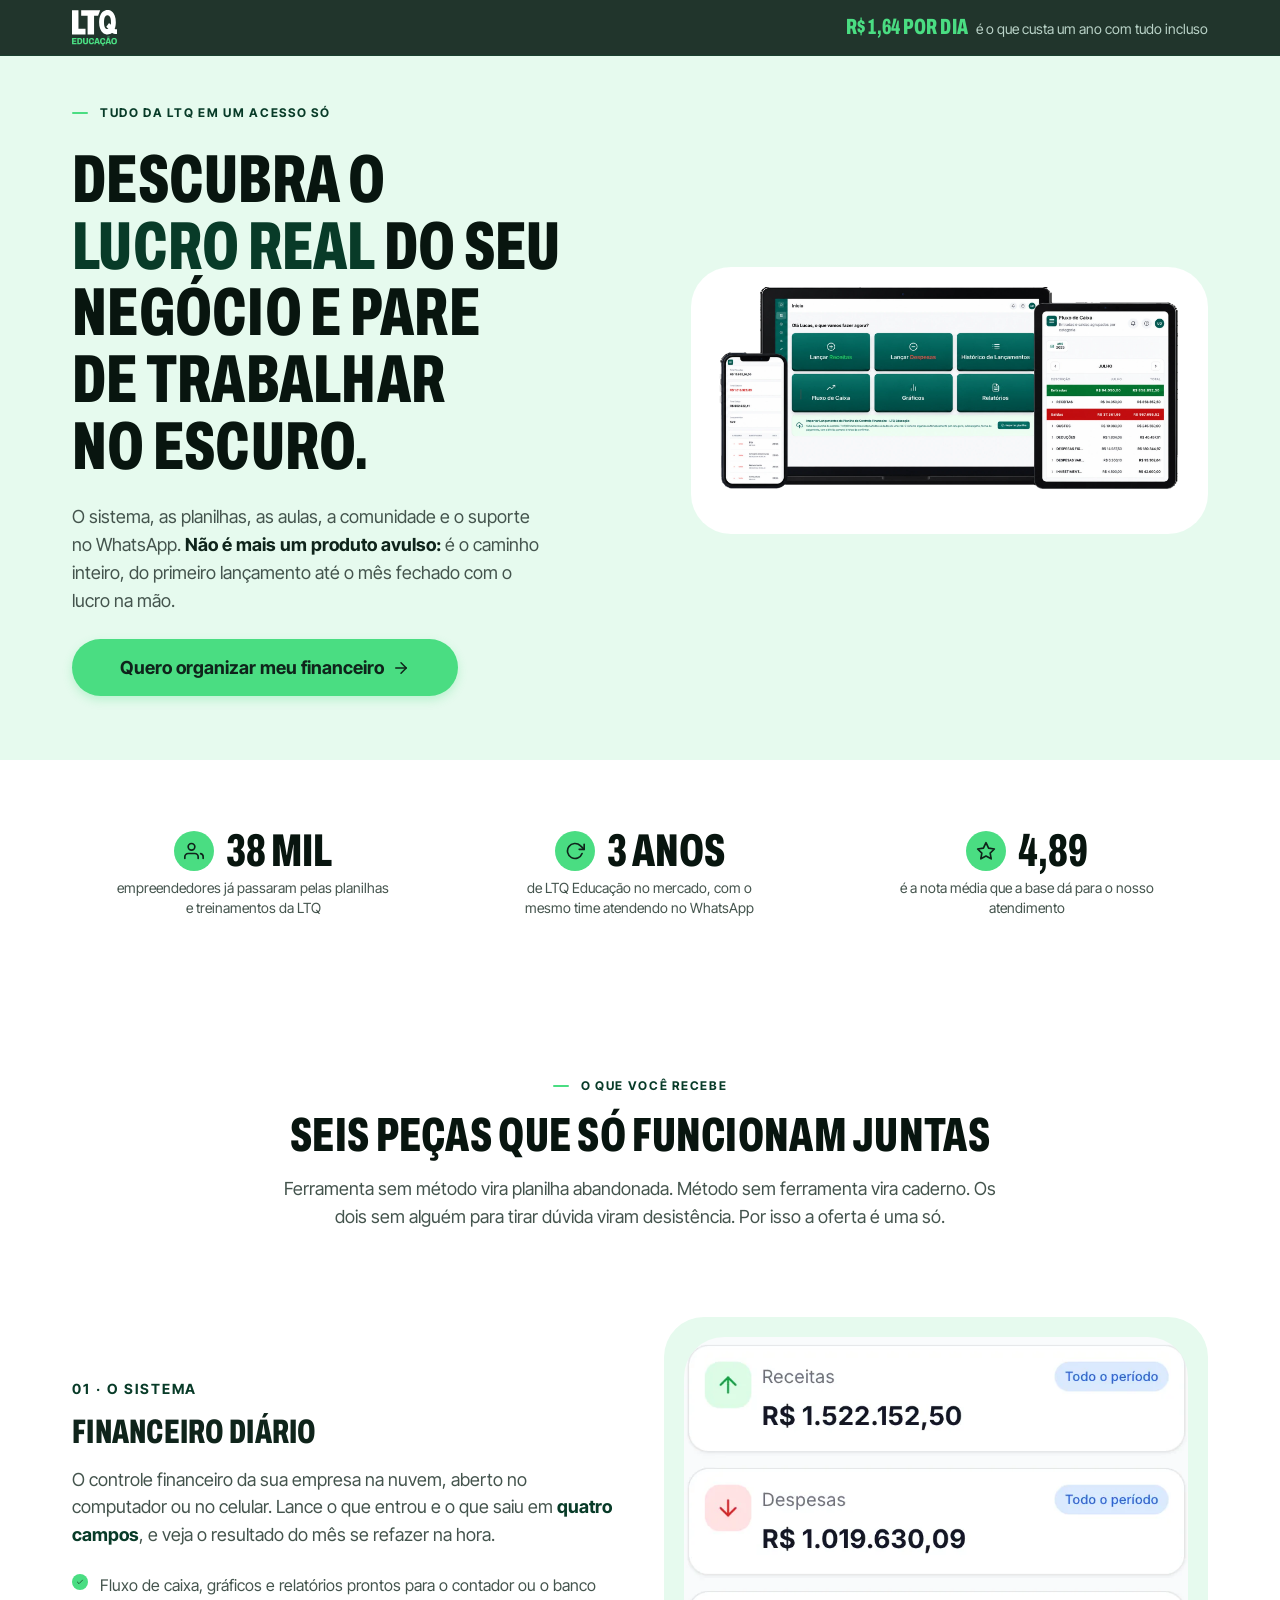
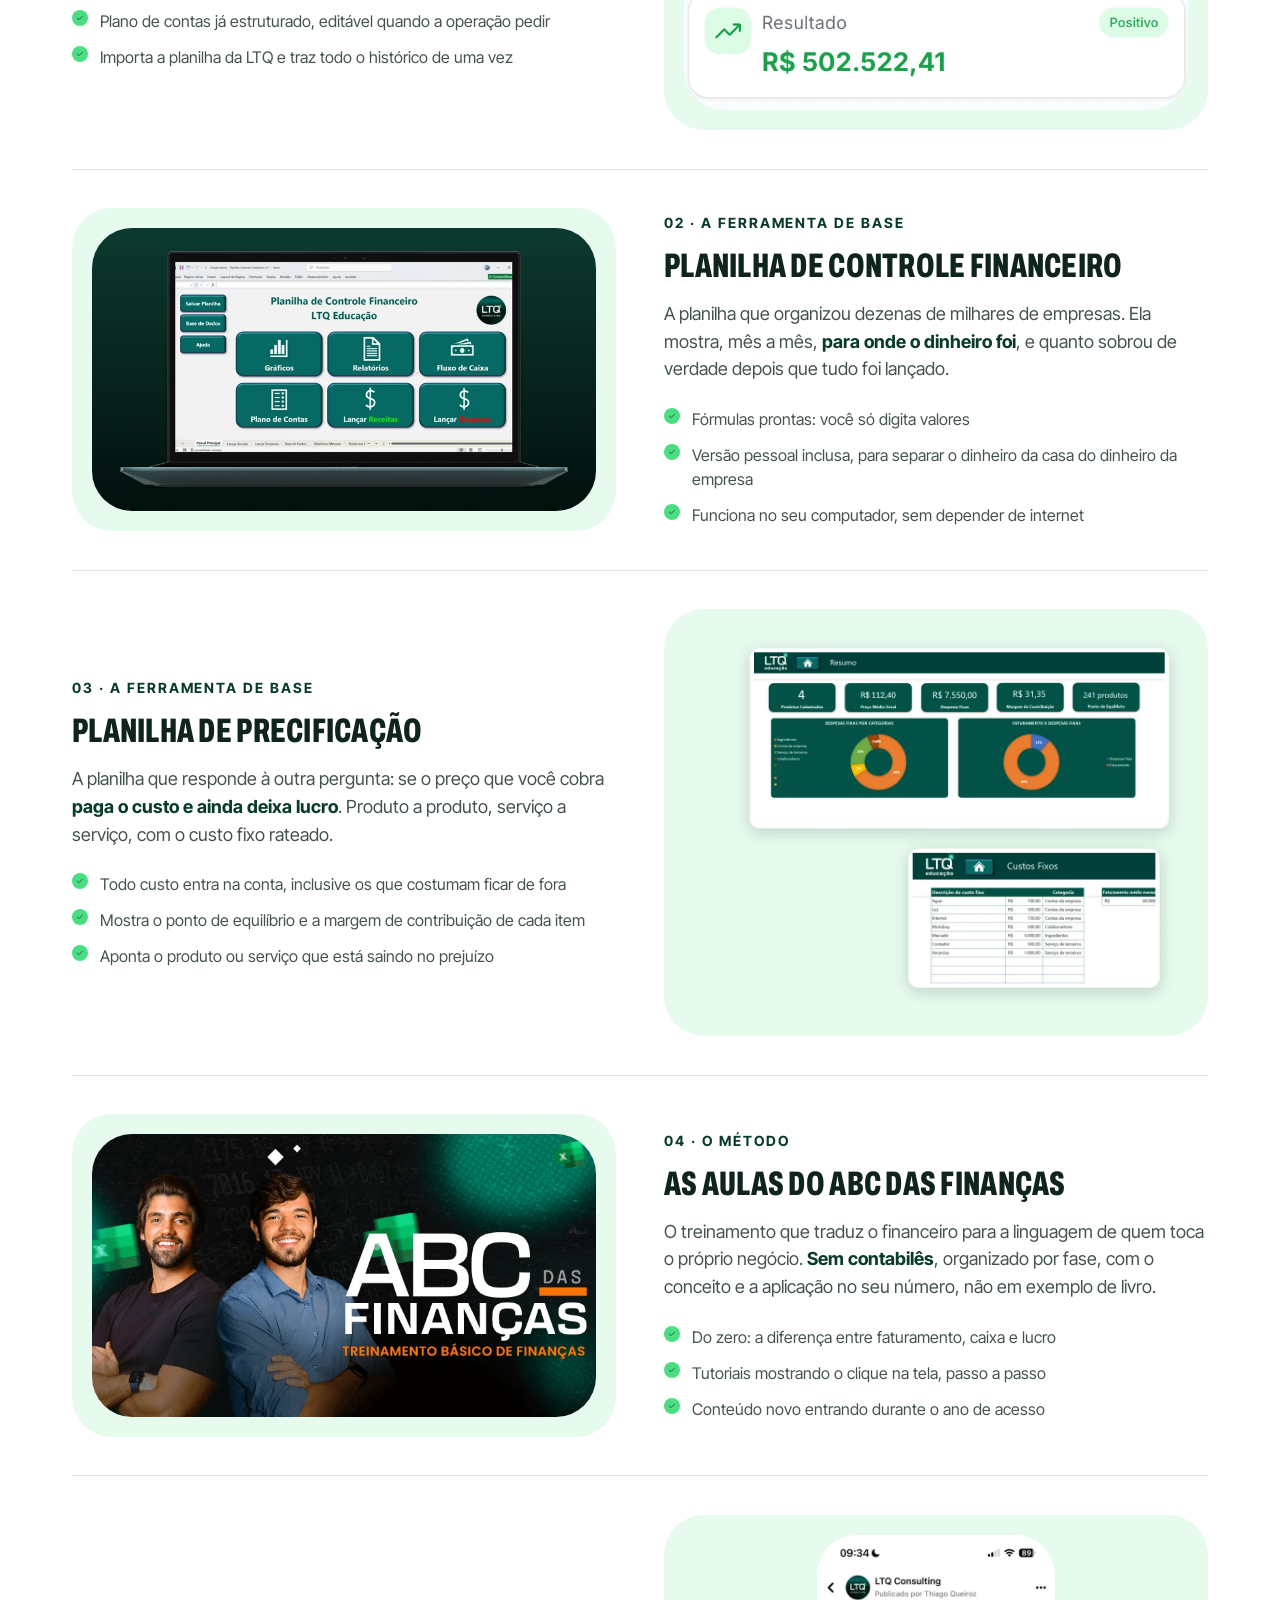
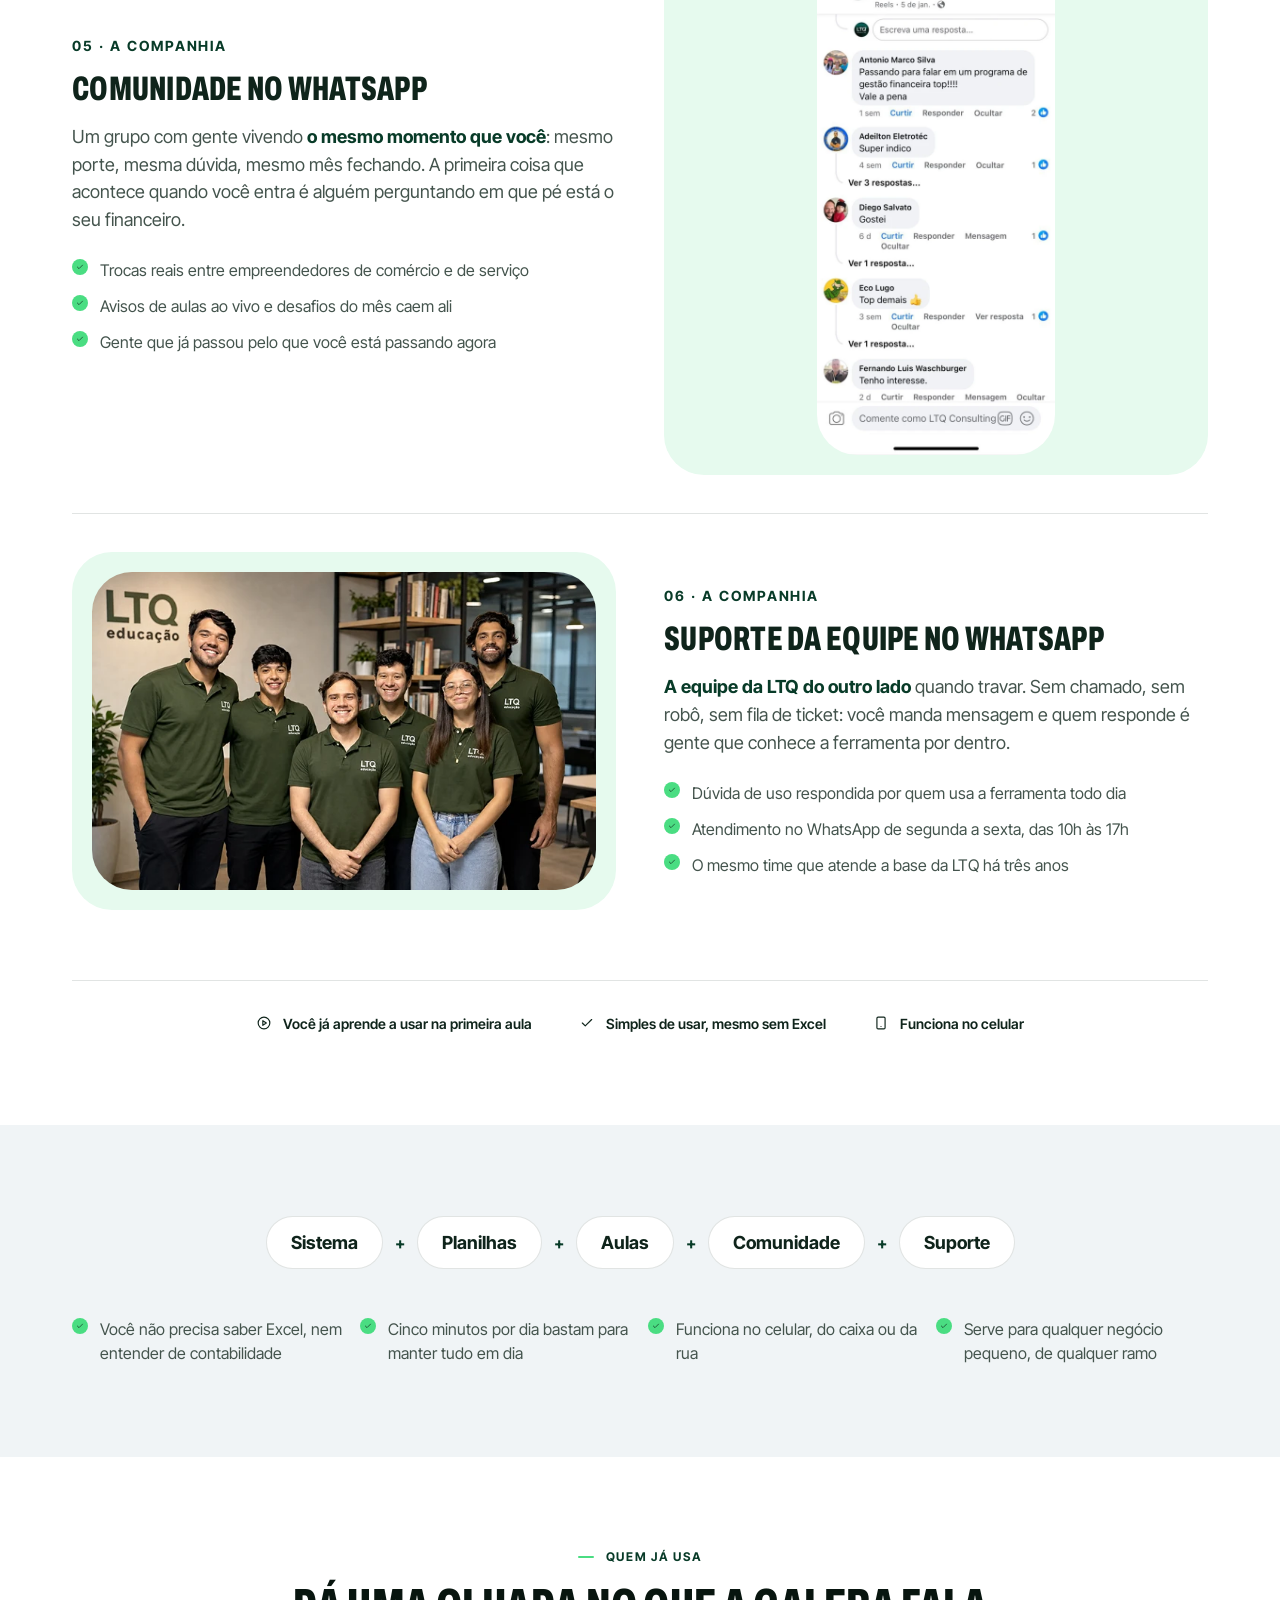
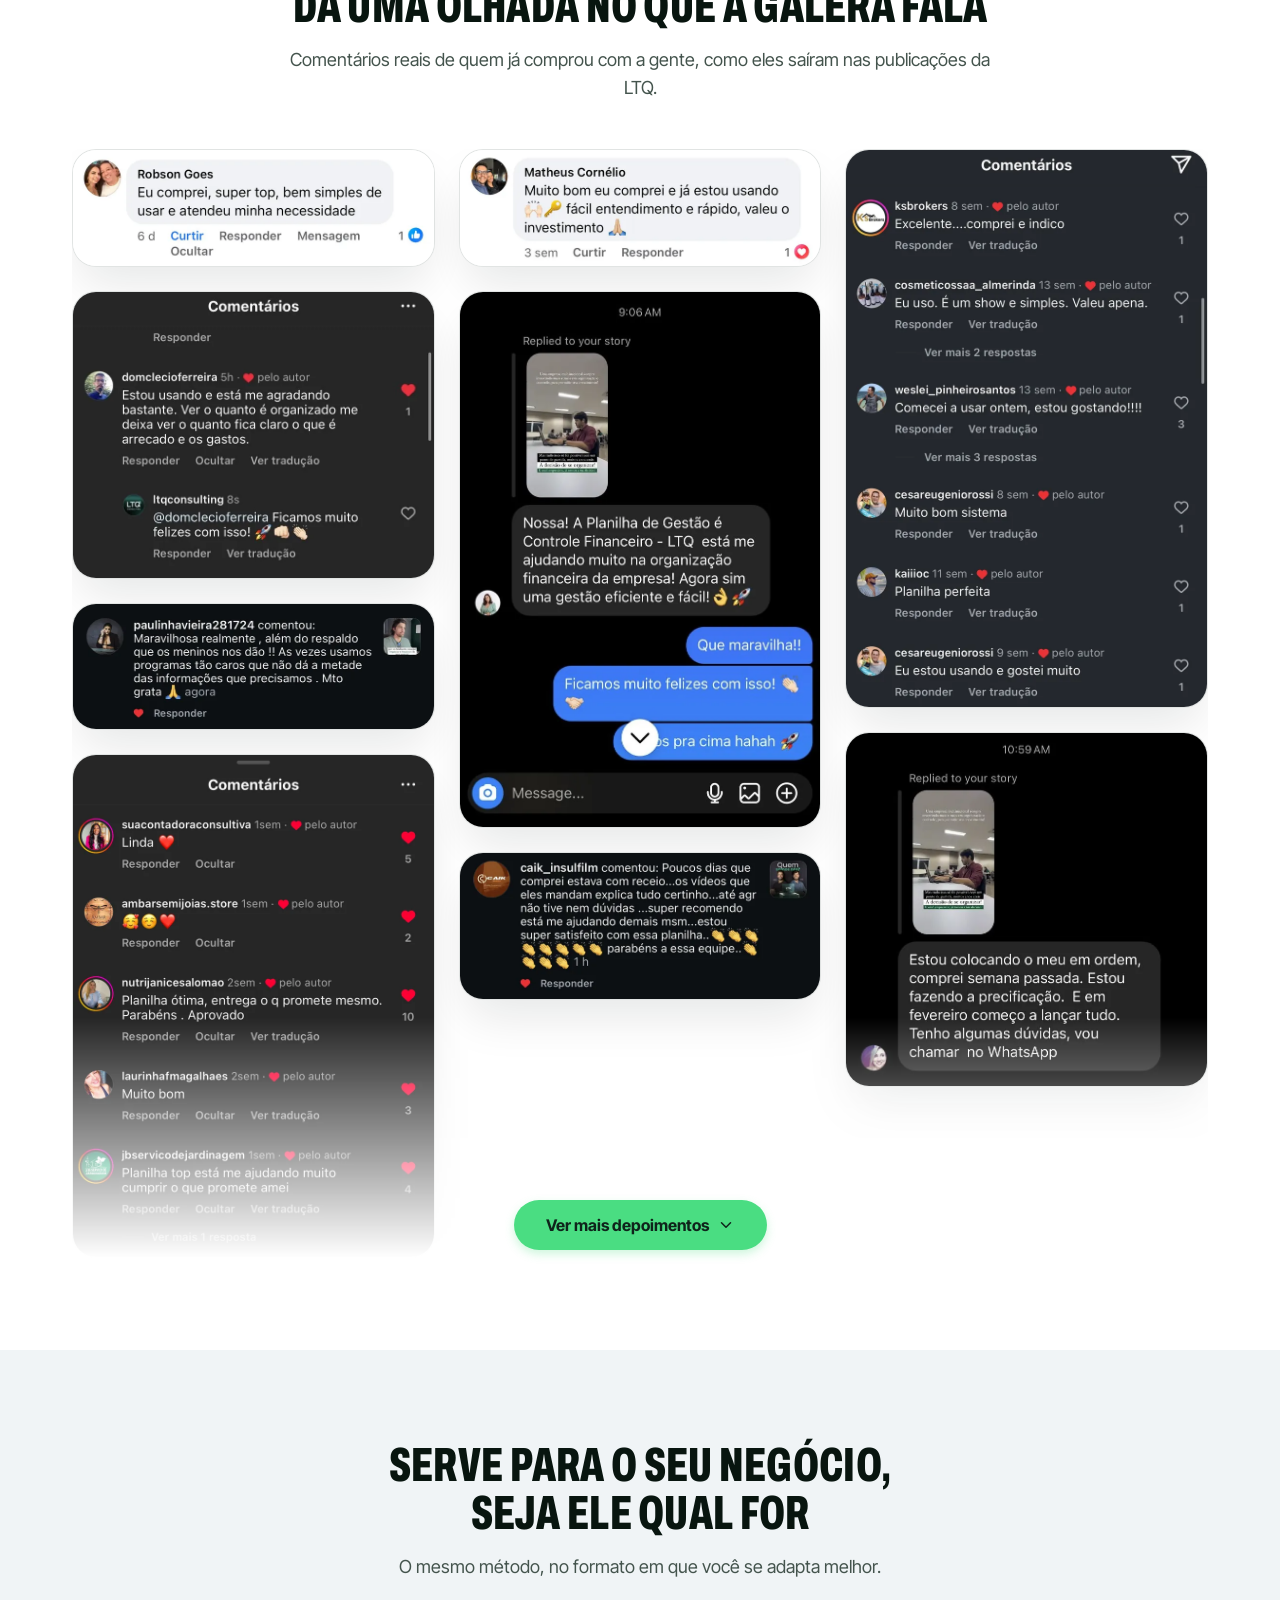
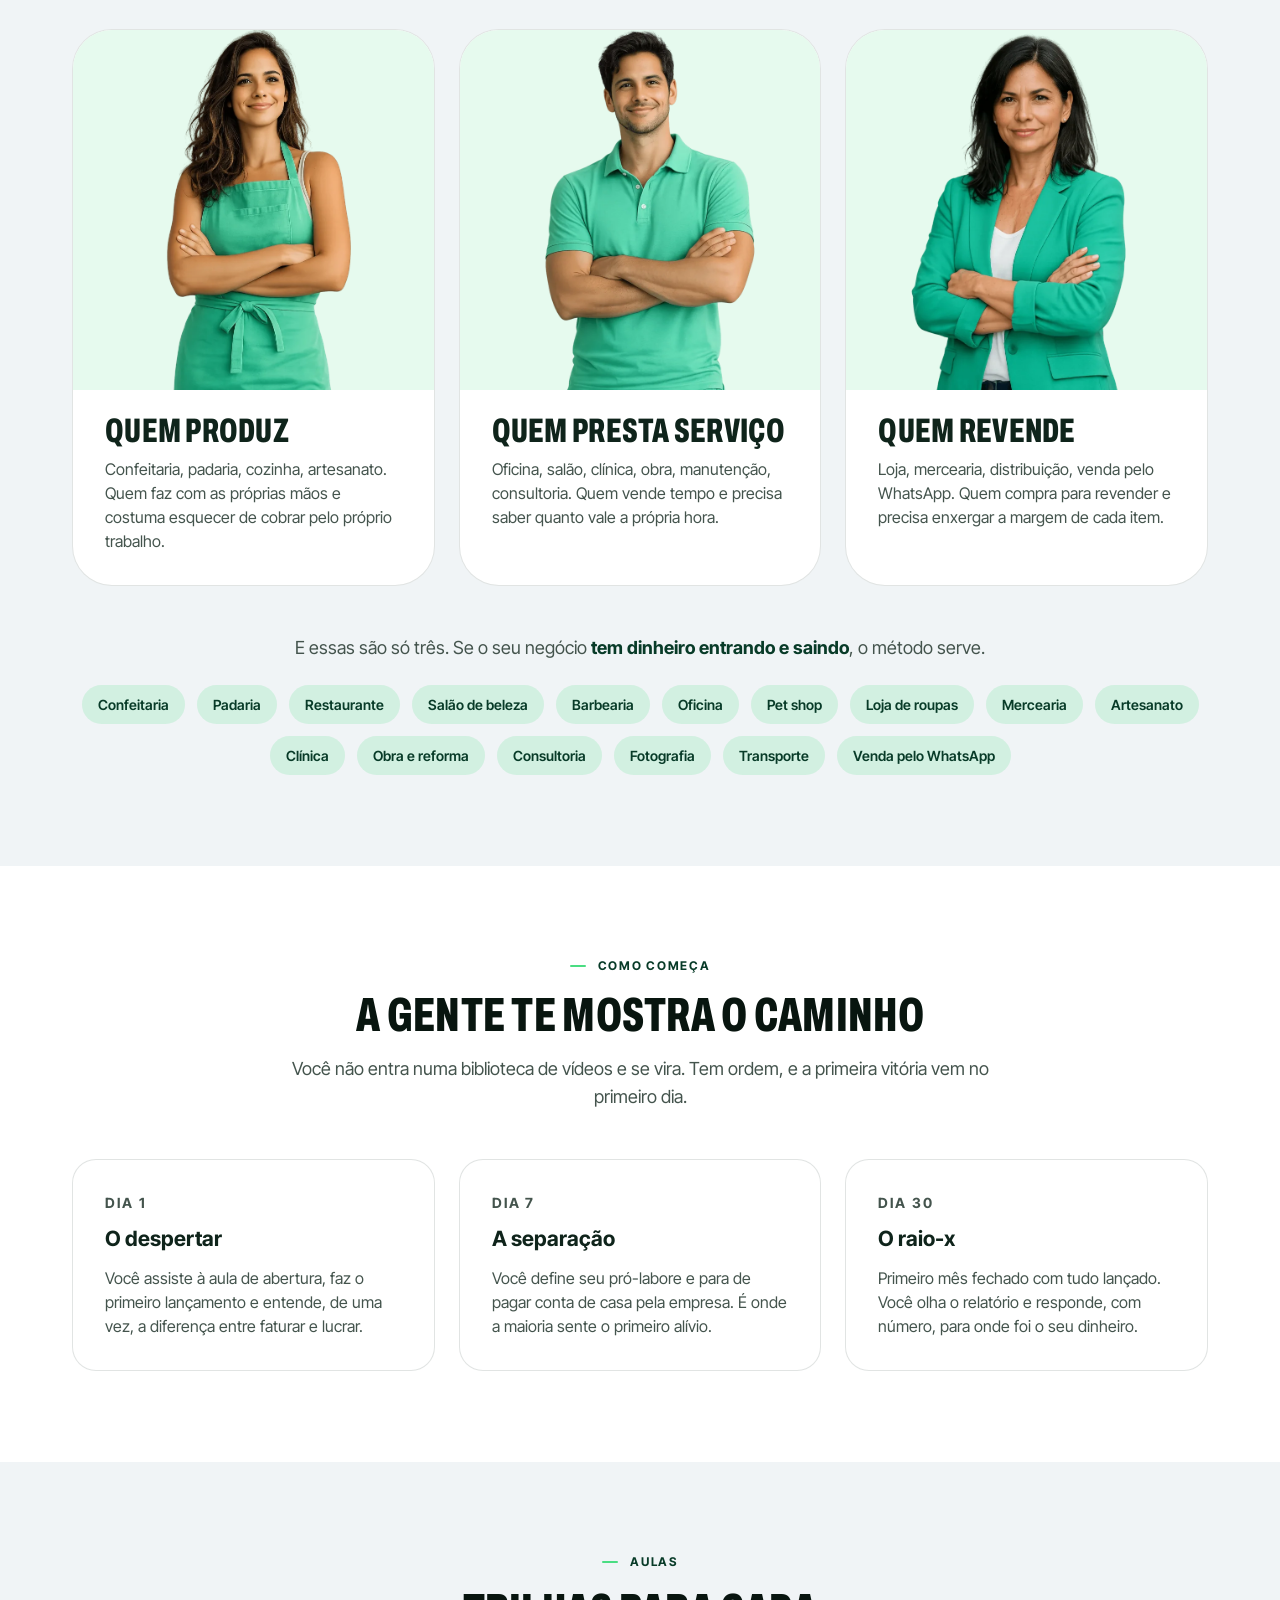
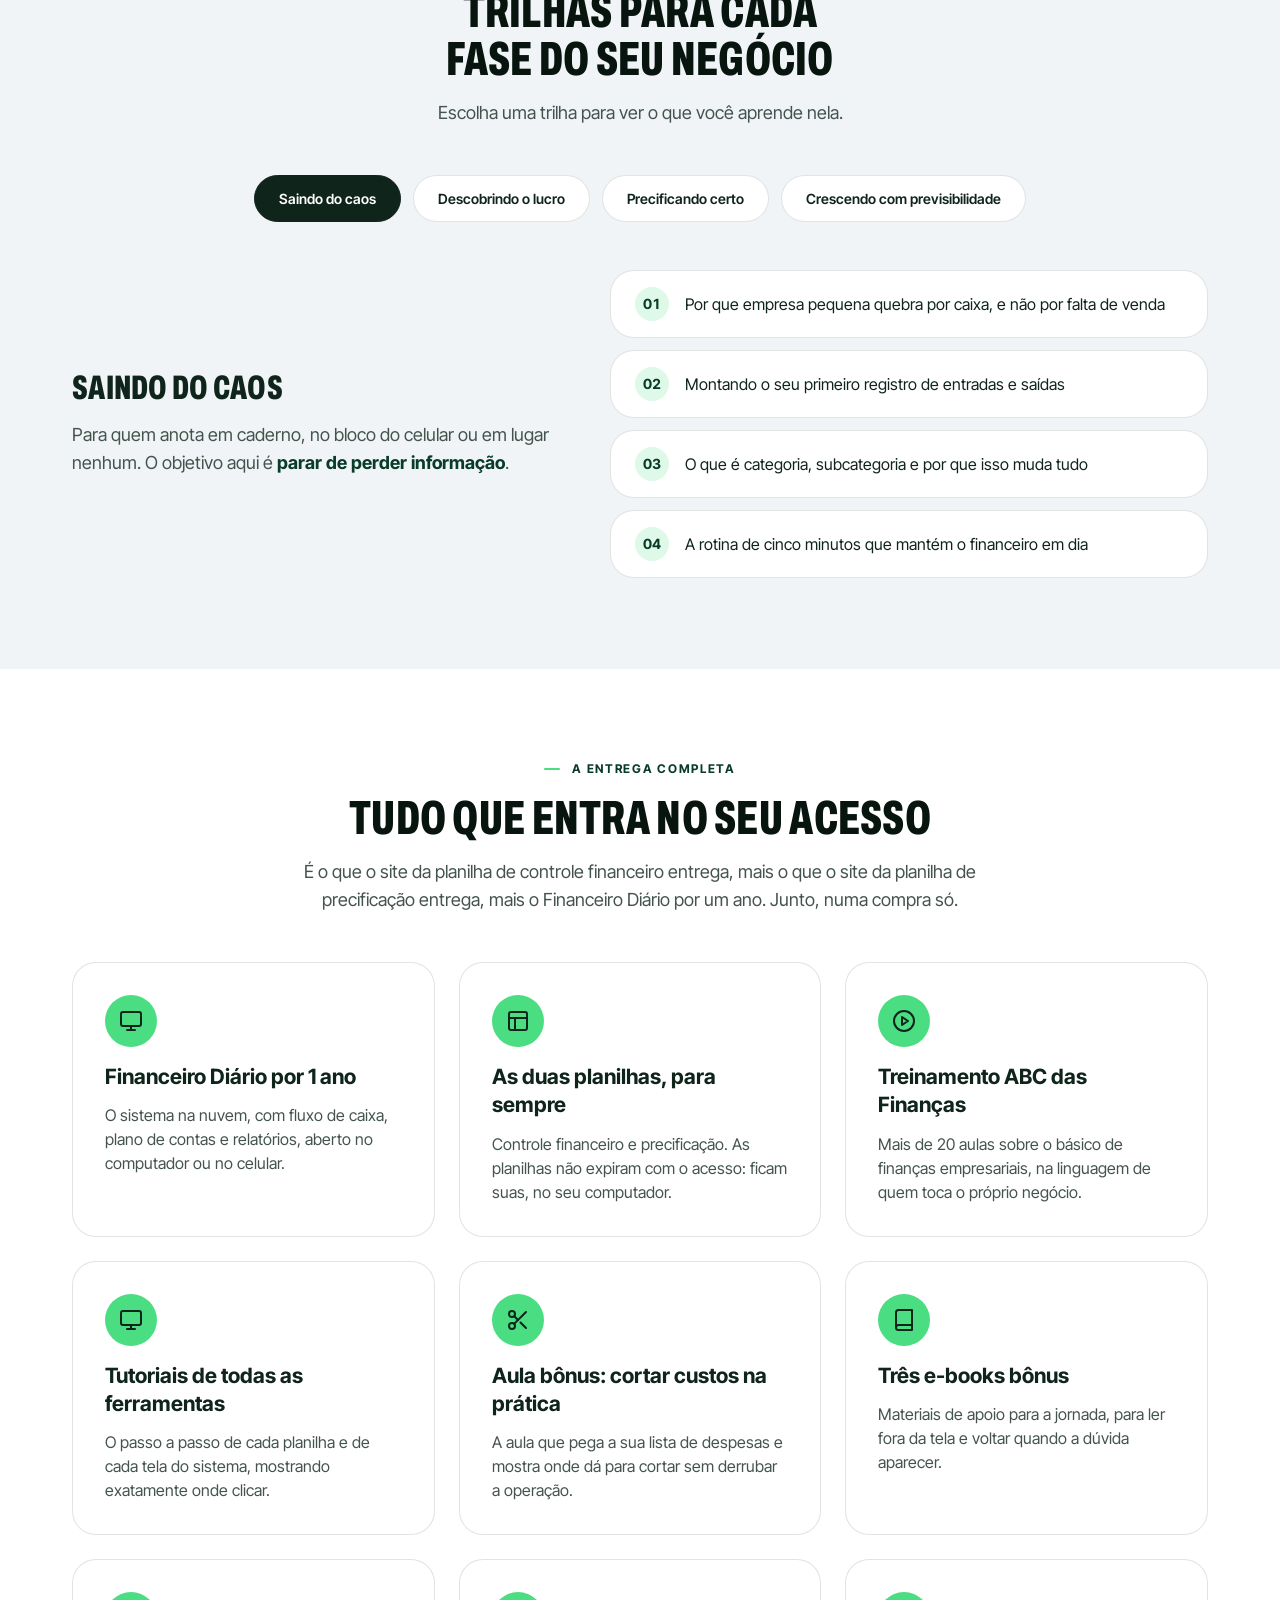
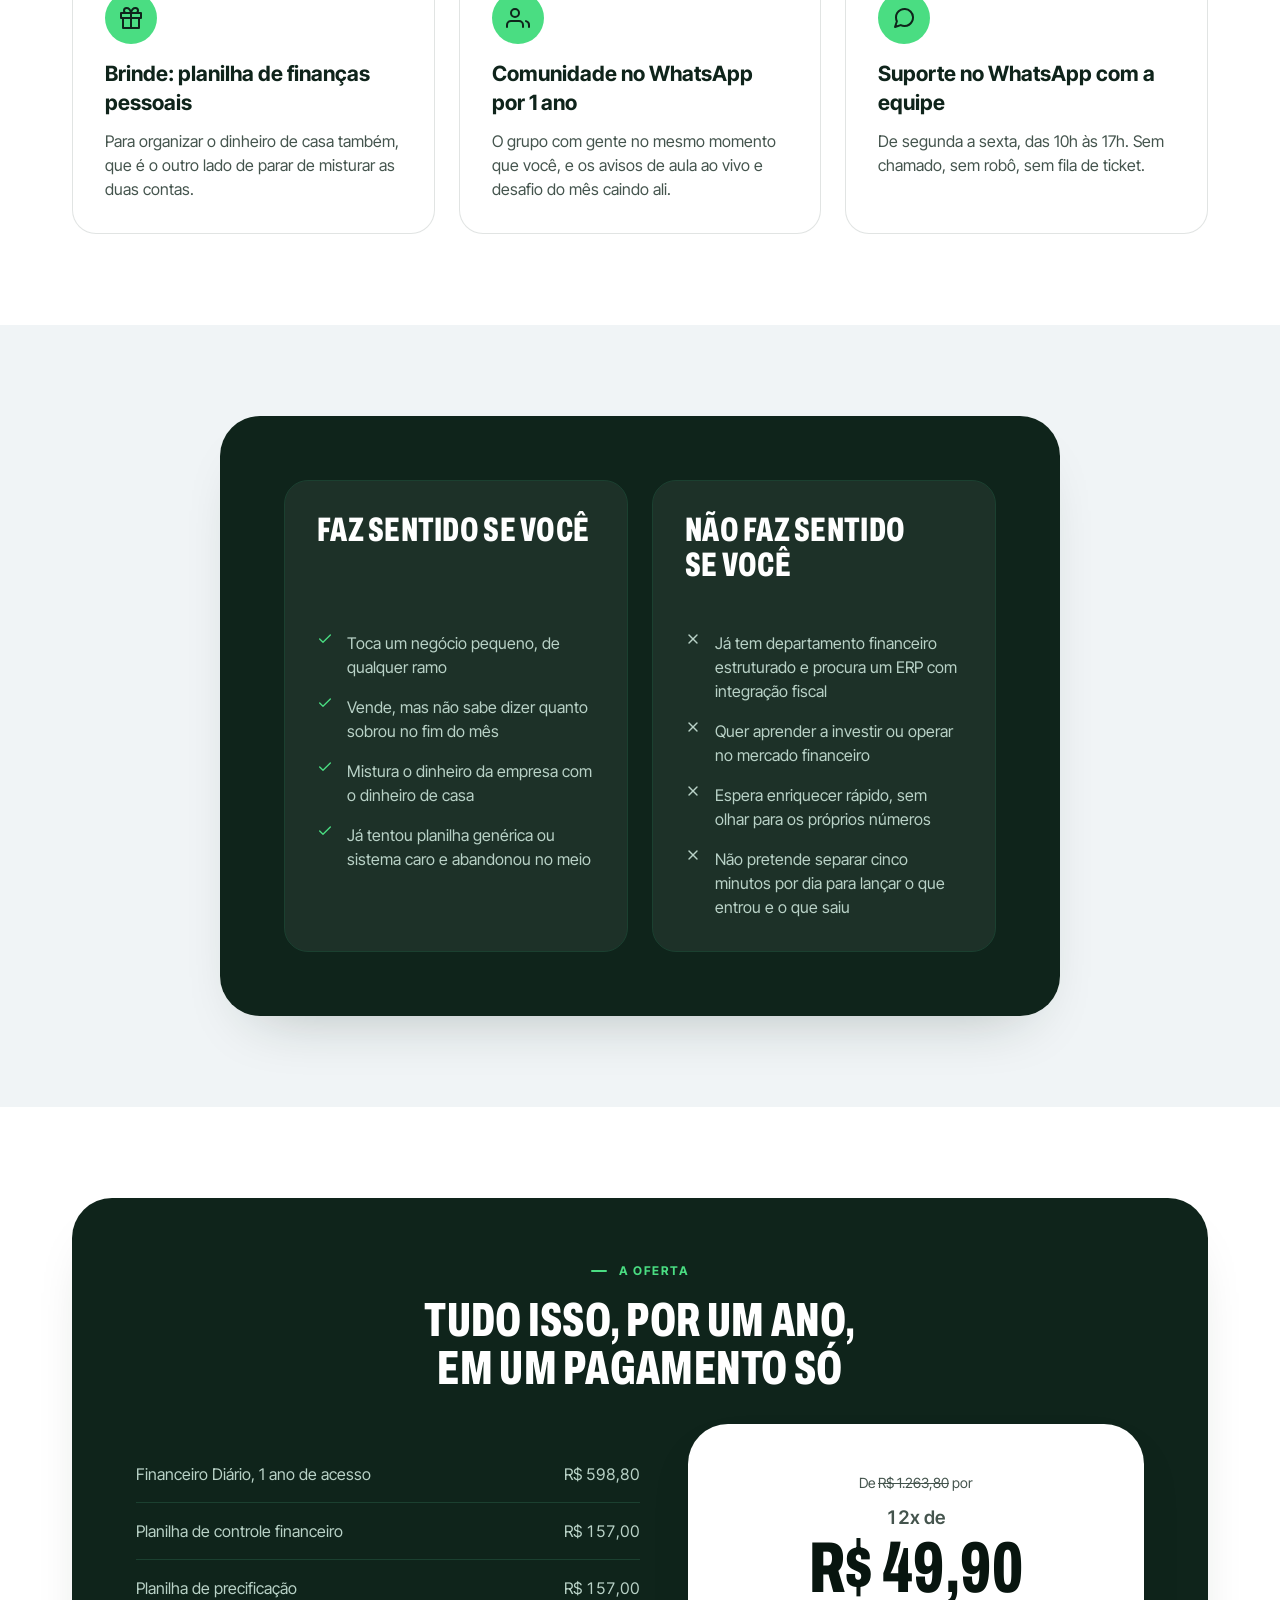
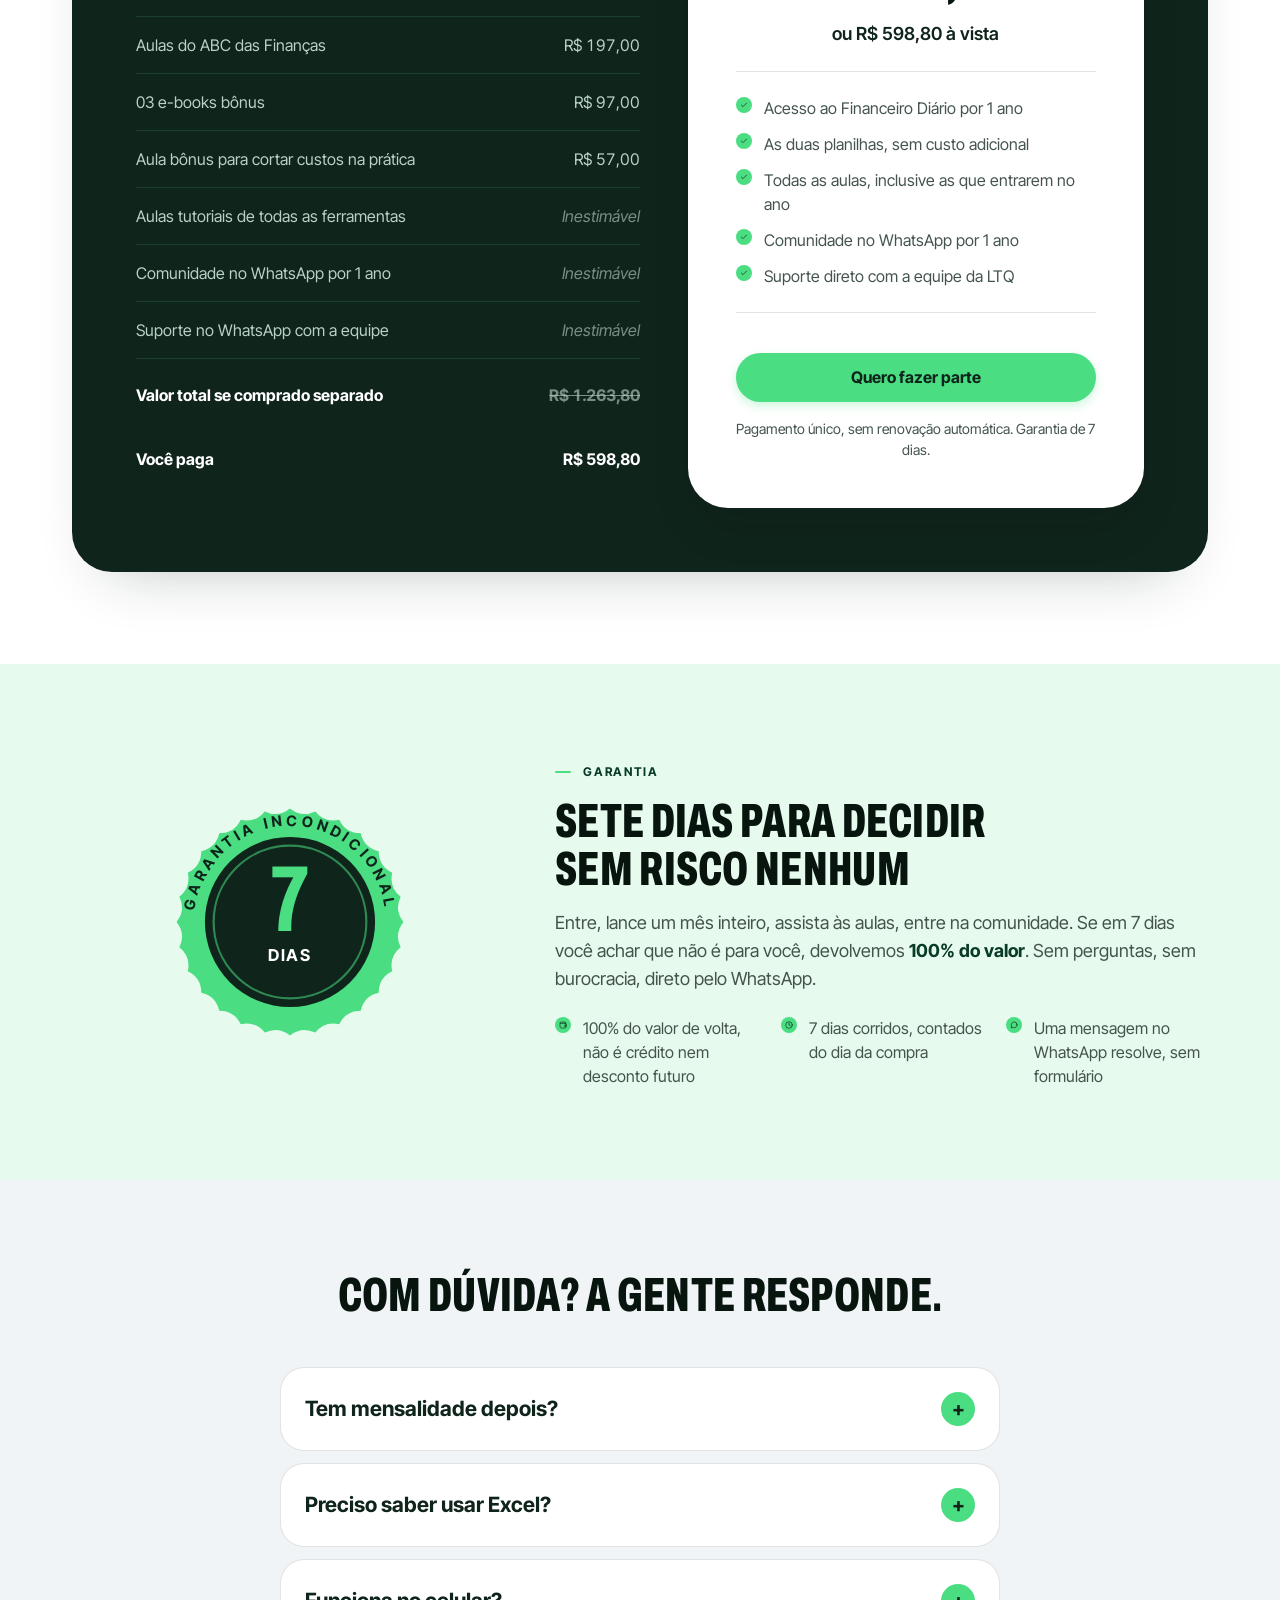
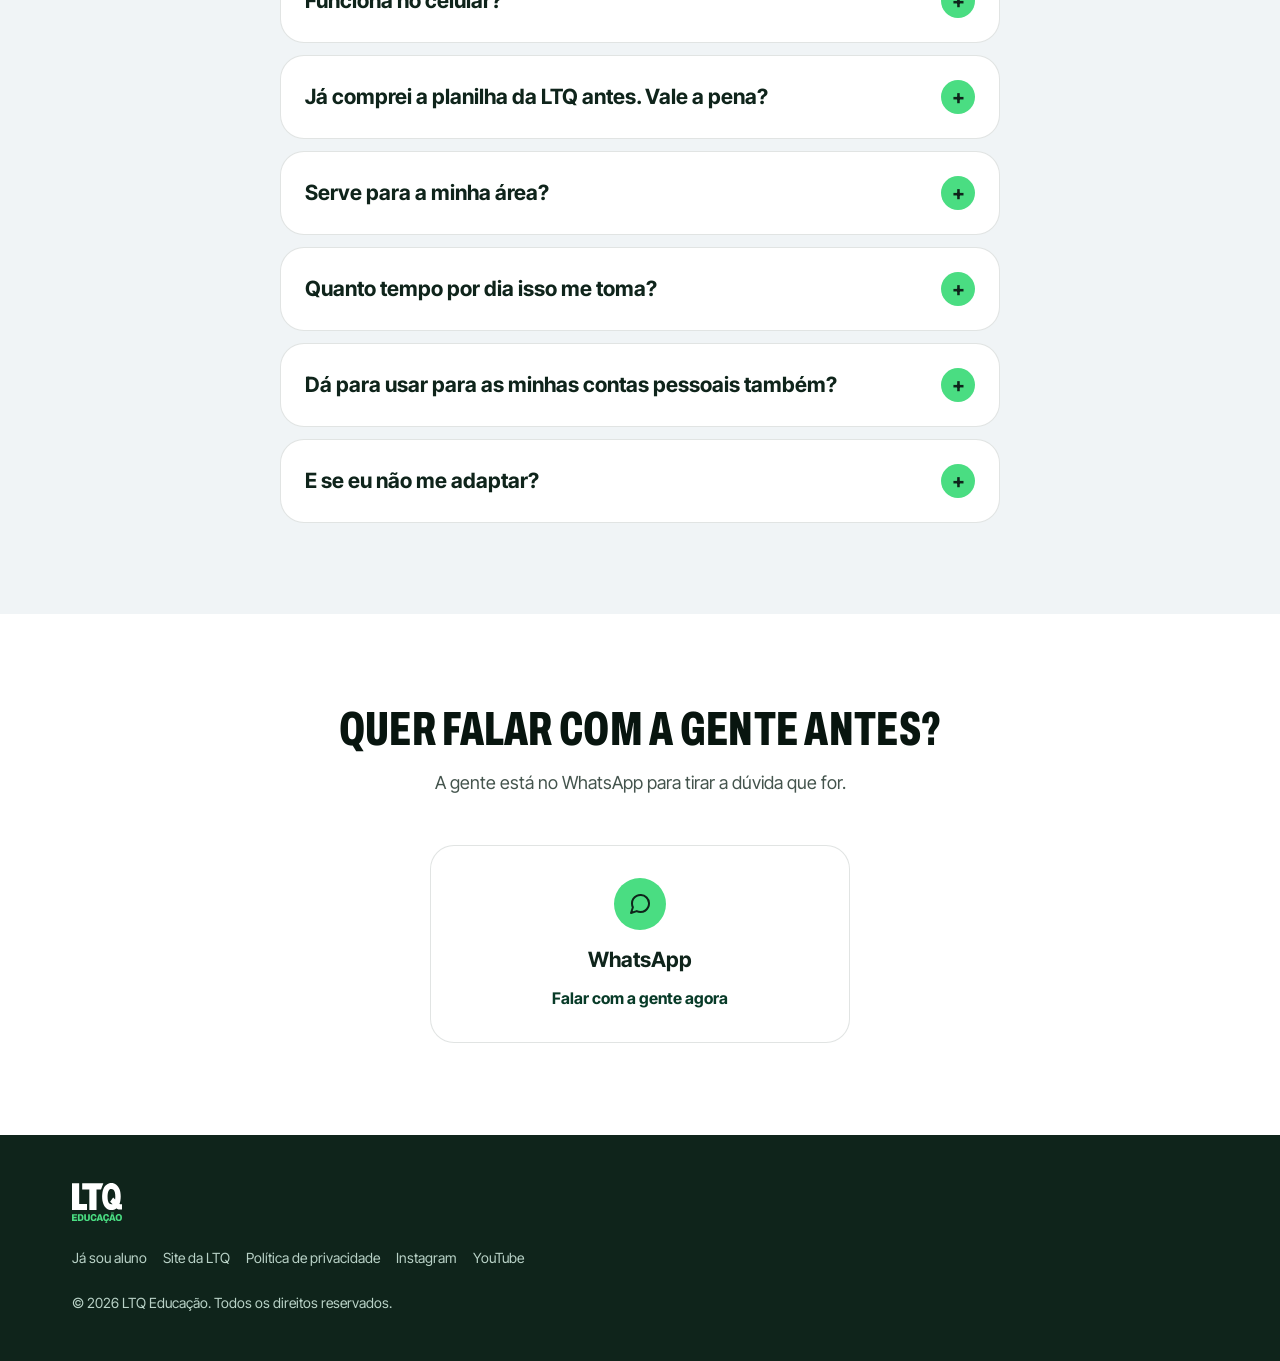
<file: ofertacompleta/index.html>
<!doctype html>
<html lang="pt-BR">
<head>
<meta charset="utf-8">
<meta name="viewport" content="width=device-width, initial-scale=1">
<title>Tudo da LTQ em um acesso só | Sistema, planilhas, aulas, comunidade e suporte</title>
<meta name="description" content="O Financeiro Diário, as planilhas de controle financeiro e de precificação, as aulas, a comunidade no WhatsApp e o suporte da LTQ. Tudo junto por um ano, por R$ 598,80.">
<meta name="robots" content="noindex, nofollow">
<!-- ATENÇÃO: o noindex acima é proposital enquanto a página não tem checkout.
     Quando a oferta entrar no ar de verdade, TROQUE por "index, follow". -->

<meta property="og:type" content="website">
<meta property="og:locale" content="pt_BR">
<meta property="og:title" content="Tudo da LTQ em um acesso só">
<meta property="og:description" content="Sistema, planilhas, aulas, comunidade e suporte. Um ano de acesso por R$ 598,80.">
<meta property="og:image" content="assets/logo/ltq-selo-gradiente-512.png">

<link rel="icon" href="assets/logo/ltq-selo-gradiente.svg" type="image/svg+xml">
<link rel="apple-touch-icon" href="assets/logo/ltq-selo-gradiente-512.png">

<link rel="preconnect" href="https://fonts.googleapis.com">
<link rel="preconnect" href="https://fonts.gstatic.com" crossorigin>
<!-- REBRANDING 2026. Archivo no eixo de largura 62,5 (o
     ExtraCondensed que o DS pede) para os títulos, e Inter Tight
     para o texto. A Manrope e a Inter saíram junto com a marca
     antiga. A Archivo é variável: o `wdth` vem no próprio pedido,
     então não baixa uma estática por largura. -->
<link rel="stylesheet" href="https://fonts.googleapis.com/css2?family=Archivo:wdth,wght@62.5,600..900&family=Inter+Tight:wght@400..800&display=swap">

<link rel="stylesheet" href="assets/css/tokens.css">
<link rel="stylesheet" href="assets/css/styles.css">

<!-- Marca o documento antes da primeira pintura: todo estado inicial escondido
     mora atrás da classe .js. Sem JS, a página nasce visível. -->
<script>document.documentElement.classList.add("js");</script>
<!-- ============================================================
     TAGS DE TRÁFEGO · entraram em 09/10/2026, a pedido do Thiago
     ------------------------------------------------------------
     As QUATRO da casa, com os IDs de conta (os mesmos de toda a LTQ):
     Meta 1020100699335661 · TikTok CSPNDJ3C77U9T3GK0QHG ·
     Google Ads AW-17490589345 · Clarity y4vyndnsr4.

     Esta página é a única da fila de hoje que entra com as quatro, e
     não só com o Clarity: ela VENDE. Sem pixel de conversão dá para
     medir comportamento, mas não para otimizar campanha nem atribuir
     venda. Os sites de parceira seguem só com Clarity, por decisão.

     SÓ DISPARA EM lp.ltqeducacao.com. O repositório de origem também
     publica um preview em `ltq-lp-oferta-completa.pages.dev`, e
     PageView de preview caindo na conta real suja o número sem avisar.
     A trava é por hostname porque esta página não tem build: não há
     onde pôr variável de ambiente.

     A ORDEM É A DO GUIA: Meta, TikTok, Google Ads, Clarity.

     O META FICA FORA DO ADIAMENTO, de propósito, e isso DIVERGE do
     guia (que manda adiar os quatro). O motivo é comparabilidade: a
     /v1 deste mesmo domínio dispara o Meta imediato, e as duas páginas
     recebem as mesmas campanhas. Se uma contasse PageView na primeira
     pintura e a outra só na ociosidade, a diferença de bounce rápido
     entraria no número e as duas deixariam de ser comparáveis.

     >>> A CSP VIVE EM `_headers-bloco`, NO REPO LP-LTQ-V2, e foi
     >>> aberta no mesmo commit. Sem as origens listadas lá o navegador
     >>> bloqueia tudo isto SEM BARULHO NENHUM: a página funciona igual
     >>> e os painéis ficam vazios para sempre.
     ============================================================ -->
<script>
(function () {
  if (location.hostname !== 'lp.ltqeducacao.com') return;

  /* ---- Meta Pixel (imediato, ver nota acima) ---- */
  !function(f,b,e,v,n,t,s)
  {if(f.fbq)return;n=f.fbq=function(){n.callMethod?
  n.callMethod.apply(n,arguments):n.queue.push(arguments)};
  if(!f._fbq)f._fbq=n;n.push=n;n.loaded=!0;n.version='2.0';
  n.queue=[];t=b.createElement(e);t.async=!0;
  t.src=v;s=b.getElementsByTagName(e)[0];
  s.parentNode.insertBefore(t,s)}(window, document,'script',
  'https://connect.facebook.net/en_US/fbevents.js');
  fbq('init', '1020100699335661');
  fbq('track', 'PageView');

  /* ---- As outras três sobem na ociosidade ou na primeira interação,
         para não disputar a primeira pintura. ---- */
  var started = false;

  function boot() {
    if (started) return; started = true;

    /* ---- TikTok Pixel ---- */
    !function(w,d,t){
      w.TiktokAnalyticsObject=t;
      var ttq=w[t]=w[t]||[];
      ttq.methods=["page","track","identify","instances","debug","on","off",
        "once","ready","alias","group","enableCookie","disableCookie"];
      ttq.setAndDefer=function(t,e){
        t[e]=function(){t.push([e].concat(Array.prototype.slice.call(arguments,0)))};
      };
      for(var i=0;i<ttq.methods.length;i++)ttq.setAndDefer(ttq,ttq.methods[i]);
      ttq.instance=function(t){
        for(var e=ttq._i[t]||[],n=0;n<ttq.methods.length;n++)
          ttq.setAndDefer(e,ttq.methods[n]);
        return e;
      };
      ttq.load=function(e,n){
        var r="https://analytics.tiktok.com/i18n/pixel/events.js";
        ttq._i=ttq._i||{};ttq._i[e]=[];ttq._i[e]._u=r;
        ttq._t=ttq._t||{};ttq._t[e]=+new Date;
        ttq._o=ttq._o||{};ttq._o[e]=n||{};
        var o=d.createElement("script");
        o.type="text/javascript";o.async=!0;o.src=r+"?sdkid="+e+"&lib="+t;
        var a=d.getElementsByTagName("script")[0];
        a.parentNode.insertBefore(o,a);
      };
    }(window, document, 'ttq');
    ttq.load('CSPNDJ3C77U9T3GK0QHG');
    ttq.page();

    /* ---- Google Ads (gtag) ---- */
    var g = document.createElement('script');
    g.async = true;
    g.src = 'https://www.googletagmanager.com/gtag/js?id=AW-17490589345';
    document.head.appendChild(g);

    window.dataLayer = window.dataLayer || [];
    window.gtag = function(){ window.dataLayer.push(arguments); };
    gtag('js', new Date());
    gtag('config', 'AW-17490589345');

    /* ---- Microsoft Clarity ----
       `y4vyndnsr4` é o projeto único da LTQ, que recebe a /v1, a /v3, os
       dois upsells, o midoces e agora esta página. No painel a sessão
       daqui chega misturada com a das outras: filtre por URL. */
    (function(c,l,a,r,i,t,y){
      c[a]=c[a]||function(){(c[a].q=c[a].q||[]).push(arguments)};
      t=l.createElement(r);t.async=1;
      t.src="https://www.clarity.ms/tag/"+i;
      y=l.getElementsByTagName(r)[0];
      y.parentNode.insertBefore(t,y);
    })(window, document, "clarity", "script", "y4vyndnsr4");
  }

  function schedule() {
    var fired = false;
    function go(){ if (fired) return; fired = true; boot(); }
    if ('requestIdleCallback' in window)
      requestIdleCallback(go, { timeout: 3500 });
    else setTimeout(go, 2000);
    ['pointerdown','keydown','touchstart'].forEach(function(ev){
      window.addEventListener(ev, go, { once:true, passive:true });
    });
  }

  if (document.readyState === 'complete') schedule();
  else window.addEventListener('load', schedule, { once:true });
})();
</script>
<noscript><img height="1" width="1" style="display:none"
src="https://www.facebook.com/tr?id=1020100699335661&amp;ev=PageView&amp;noscript=1"
alt=""/></noscript>
</head>

<body>
<a class="skip-link" href="#conteudo">Pular para o conteúdo</a>

<!-- ============================================================
     ÍCONES · sprite inline, nenhuma requisição externa
     ============================================================ -->
<svg width="0" height="0" style="position:absolute" aria-hidden="true" focusable="false">
  <defs>
    <g id="i-check"><polyline points="20 6 9 17 4 12"/></g>
    <g id="i-x"><line x1="18" y1="6" x2="6" y2="18"/><line x1="6" y1="6" x2="18" y2="18"/></g>
    <g id="i-arrow"><line x1="5" y1="12" x2="19" y2="12"/><polyline points="12 5 19 12 12 19"/></g>
    <g id="i-monitor"><rect x="2" y="3" width="20" height="14" rx="2"/><line x1="8" y1="21" x2="16" y2="21"/><line x1="12" y1="17" x2="12" y2="21"/></g>
    <g id="i-grid"><rect x="3" y="3" width="18" height="18" rx="2"/><line x1="3" y1="9" x2="21" y2="9"/><line x1="9" y1="9" x2="9" y2="21"/></g>
    <g id="i-play"><circle cx="12" cy="12" r="10"/><polygon points="10 8 16 12 10 16 10 8"/></g>
    <g id="i-users"><path d="M17 21v-2a4 4 0 0 0-4-4H5a4 4 0 0 0-4 4v2"/><circle cx="9" cy="7" r="4"/><path d="M23 21v-2a4 4 0 0 0-3-3.87"/></g>
    <g id="i-chat"><path d="M21 11.5a8.38 8.38 0 0 1-.9 3.8 8.5 8.5 0 0 1-7.6 4.7 8.38 8.38 0 0 1-3.8-.9L3 21l1.9-5.7a8.38 8.38 0 0 1-.9-3.8 8.5 8.5 0 0 1 4.7-7.6 8.38 8.38 0 0 1 3.8-.9h.5a8.48 8.48 0 0 1 8 8v.5z"/></g>
    <g id="i-star"><polygon points="12 2 15.1 8.6 22 9.6 17 14.5 18.2 21.4 12 18.1 5.8 21.4 7 14.5 2 9.6 8.9 8.6 12 2"/></g>
    <g id="i-trending"><polyline points="23 6 13.5 15.5 8.5 10.5 1 18"/><polyline points="17 6 23 6 23 12"/></g>
    <g id="i-tag"><path d="M20.59 13.41 13.42 20.6a2 2 0 0 1-2.83 0L2 12V2h10l8.59 8.59a2 2 0 0 1 0 2.82z"/><line x1="7" y1="7" x2="7.01" y2="7"/></g>
    <g id="i-calendar"><rect x="3" y="4" width="18" height="18" rx="2"/><line x1="16" y1="2" x2="16" y2="6"/><line x1="8" y1="2" x2="8" y2="6"/><line x1="3" y1="10" x2="21" y2="10"/></g>
    <g id="i-refresh"><polyline points="23 4 23 10 17 10"/><path d="M20.49 15a9 9 0 1 1-2.12-9.36L23 10"/></g>
    <g id="i-smartphone"><rect x="5" y="2" width="14" height="20" rx="2"/><line x1="12" y1="18" x2="12.01" y2="18"/></g>
    <g id="i-wallet"><path d="M21 12V7H5a2 2 0 0 1 0-4h14v4"/><path d="M3 5v14a2 2 0 0 0 2 2h16v-5"/><path d="M18 12a2 2 0 0 0 0 4h4v-4z"/></g>
    <g id="i-clock"><circle cx="12" cy="12" r="10"/><polyline points="12 6 12 12 16 14"/></g>
    <g id="i-mail"><rect x="2" y="4" width="20" height="16" rx="2"/><polyline points="22 6 12 13 2 6"/></g>
    <g id="i-chevron"><polyline points="6 9 12 15 18 9"/></g>
    <g id="i-book"><path d="M4 19.5A2.5 2.5 0 0 1 6.5 17H20"/><path d="M6.5 2H20v20H6.5A2.5 2.5 0 0 1 4 19.5v-15A2.5 2.5 0 0 1 6.5 2z"/></g>
    <g id="i-scissors"><circle cx="6" cy="6" r="3"/><circle cx="6" cy="18" r="3"/><line x1="20" y1="4" x2="8.12" y2="15.88"/><line x1="14.47" y1="14.48" x2="20" y2="20"/><line x1="8.12" y1="8.12" x2="12" y2="12"/></g>
    <g id="i-gift"><polyline points="20 12 20 22 4 22 4 12"/><rect x="2" y="7" width="20" height="5"/><line x1="12" y1="22" x2="12" y2="7"/><path d="M12 7H7.5a2.5 2.5 0 0 1 0-5C11 2 12 7 12 7z"/><path d="M12 7h4.5a2.5 2.5 0 0 0 0-5C13 2 12 7 12 7z"/></g>
  </defs>
</svg>

<!-- ============================================================
     FAIXA SUPERIOR
     Igual à do site de referência (planilhadobreno.com.br): marca
     à esquerda, um item só à direita, e acompanha a página toda.
     O item da direita aqui é a frase de preço por dia que estava
     em cima do botão da headline.

     Sem links além da marca, pela mesma razão que não existe menu
     nesta página: link que não é o CTA é porta de saída.
     ============================================================ -->
<header class="topbar">
  <div class="container topbar__inner">
    <p class="topbar__brand">
      <img src="assets/logo/ltq-logo-rebranding-2026.svg" alt="LTQ Educação" width="45" height="36">
    </p>
    <p class="topbar__price">
      <b>R$ 1,64 por dia</b>
      <span>é o que custa um ano com tudo incluso</span>
    </p>
  </div>
</header>

<main id="conteudo">

  <!-- ==========================================================
       1 · HERO
       Sem barra de navegação: decisão de 17/09/2026. Numa página de
       venda todo link que não é o CTA é porta de saída. A marca fica,
       mas como assinatura, não como menu. O login de quem já é aluno
       mudou para o rodapé.
       ========================================================== -->
  <section class="hero">
    <div class="container">
      <div class="hero__grid">
        <div class="hero__content">
          <span class="eyebrow">Tudo da LTQ em um acesso só</span>
          <h1>Descubra o <span class="accent">lucro real</span> do seu negócio e pare de trabalhar no escuro.</h1>
          <p class="hero__lead">
            O sistema, as planilhas, as aulas, a comunidade e o suporte no WhatsApp.
            <b>Não é mais um produto avulso:</b> é o caminho inteiro, do primeiro
            lançamento até o mês fechado com o lucro na mão.
          </p>
          <!-- O "R$ 1,64 por dia" subiu para a faixa superior em
               07/10/2026 (pedido 4). -->
          <div class="hero__actions">
            <a class="btn btn--lg js-checkout" href="https://pay.ltqeducacao.com.br/checkout/9e19358c-ca9a-4fad-82eb-eca09b8ccb02?src=oferta_completa_Lucas&amp;utm_source=oferta_completa_Lucas">
              Quero organizar meu financeiro
              <svg class="icon" aria-hidden="true" viewBox="0 0 24 24"><use href="#i-arrow"/></svg>
            </a>
          </div>
        </div>

        <figure class="frame">
          <img src="assets/img/fd-mockup-hero.webp"
               alt="Financeiro Diário aberto no computador, no tablet e no celular, mostrando receitas, despesas e resultado"
               width="860" height="600" fetchpriority="high">
        </figure>
      </div>
    </div>
  </section>

  <!-- ==========================================================
       2 · NÚMEROS
       Sem campo de cor próprio, por pedido: respiram sobre o branco.
       Os três números são os que a LTQ já publica. O marco passou de
       35 para 38 mil em 17/09/2026, por decisão da direção: quando
       mudar de novo, mude aqui e nas outras páginas junto.
       ========================================================== -->
  <section class="section numbers" aria-label="Números da LTQ Educação">
    <dl class="container numbers__grid">
      <div class="numbers__item" data-reveal>
        <div class="numbers__top">
          <span class="numbers__icon disco"><svg class="icon" aria-hidden="true" viewBox="0 0 24 24"><use href="#i-users"/></svg></span>
          <dt>38 mil</dt>
        </div>
        <dd>empreendedores já passaram pelas planilhas e treinamentos da LTQ</dd>
      </div>
      <div class="numbers__item" data-reveal>
        <div class="numbers__top">
          <span class="numbers__icon disco"><svg class="icon" aria-hidden="true" viewBox="0 0 24 24"><use href="#i-refresh"/></svg></span>
          <dt>3 anos</dt>
        </div>
        <dd>de LTQ Educação no mercado, com o mesmo time atendendo no WhatsApp</dd>
      </div>
      <div class="numbers__item" data-reveal>
        <div class="numbers__top">
          <span class="numbers__icon disco"><svg class="icon" aria-hidden="true" viewBox="0 0 24 24"><use href="#i-star"/></svg></span>
          <dt>4,89</dt>
        </div>
        <dd>é a nota média que a base dá para o nosso atendimento</dd>
      </div>
    </dl>
  </section>

  <!-- ==========================================================
       3 · O QUE VOCÊ RECEBE
       07/10/2026 · Pedidos 8 e 9 do PDF de alterações: a planilha
       de controle financeiro e a de precificação são dois bons
       produtos e merecem aparecer cada um por si; a comunidade e o
       suporte também. Os quatro pilares viraram SEIS.
       ========================================================== -->
  <section class="section" id="o-que-recebe">
    <div class="container">
      <div class="section__head">
        <span class="eyebrow">O que você recebe</span>
        <h2>Seis peças que só funcionam juntas</h2>
        <p>
          Ferramenta sem método vira planilha abandonada. Método sem ferramenta
          vira caderno. Os dois sem alguém para tirar dúvida viram desistência.
          Por isso a oferta é uma só.
        </p>
      </div>

      <div>
        <article class="pillar" data-reveal>
          <div class="pillar__body">
            <p class="pillar__n">01 · O sistema</p>
            <h3>Financeiro Diário</h3>
            <p class="lead">
              O controle financeiro da sua empresa na nuvem, aberto no computador
              ou no celular. Lance o que entrou e o que saiu em <b>quatro campos</b>,
              e veja o resultado do mês se refazer na hora.
            </p>
            <ul class="pillar__list">
              <li class="check"><svg class="icon check__icon" aria-hidden="true" viewBox="0 0 24 24"><use href="#i-check"/></svg><span>Fluxo de caixa, gráficos e relatórios prontos para o contador ou o banco</span></li>
              <li class="check"><svg class="icon check__icon" aria-hidden="true" viewBox="0 0 24 24"><use href="#i-check"/></svg><span>Plano de contas já estruturado, editável quando a operação pedir</span></li>
              <li class="check"><svg class="icon check__icon" aria-hidden="true" viewBox="0 0 24 24"><use href="#i-check"/></svg><span>Importa a planilha da LTQ e traz todo o histórico de uma vez</span></li>
            </ul>
          </div>
          <figure class="pillar__media frame">
            <img src="assets/img/fd-graficos-card-resultado.webp" loading="lazy"
                 alt="Gráfico de resultado mensal dentro do Financeiro Diário" width="800" height="560">
          </figure>
        </article>

        <article class="pillar pillar--flip" data-reveal>
          <div class="pillar__body">
            <p class="pillar__n">02 · A ferramenta de base</p>
            <h3>Planilha de controle financeiro</h3>
            <p class="lead">
              A planilha que organizou dezenas de milhares de empresas. Ela mostra,
              mês a mês, <b>para onde o dinheiro foi</b>, e quanto sobrou de verdade
              depois que tudo foi lançado.
            </p>
            <ul class="pillar__list">
              <li class="check"><svg class="icon check__icon" aria-hidden="true" viewBox="0 0 24 24"><use href="#i-check"/></svg><span>Fórmulas prontas: você só digita valores</span></li>
              <li class="check"><svg class="icon check__icon" aria-hidden="true" viewBox="0 0 24 24"><use href="#i-check"/></svg><span>Versão pessoal inclusa, para separar o dinheiro da casa do dinheiro da empresa</span></li>
              <li class="check"><svg class="icon check__icon" aria-hidden="true" viewBox="0 0 24 24"><use href="#i-check"/></svg><span>Funciona no seu computador, sem depender de internet</span></li>
            </ul>
          </div>
          <figure class="pillar__media frame">
            <img src="assets/img/mock-controle-financeiro.webp" loading="lazy"
                 alt="Planilha de controle financeiro da LTQ aberta no notebook" width="820" height="461">
          </figure>
        </article>

        <article class="pillar" data-reveal>
          <div class="pillar__body">
            <p class="pillar__n">03 · A ferramenta de base</p>
            <h3>Planilha de precificação</h3>
            <p class="lead">
              A planilha que responde à outra pergunta: se o preço que você cobra
              <b>paga o custo e ainda deixa lucro</b>. Produto a produto, serviço a
              serviço, com o custo fixo rateado.
            </p>
            <ul class="pillar__list">
              <li class="check"><svg class="icon check__icon" aria-hidden="true" viewBox="0 0 24 24"><use href="#i-check"/></svg><span>Todo custo entra na conta, inclusive os que costumam ficar de fora</span></li>
              <li class="check"><svg class="icon check__icon" aria-hidden="true" viewBox="0 0 24 24"><use href="#i-check"/></svg><span>Mostra o ponto de equilíbrio e a margem de contribuição de cada item</span></li>
              <li class="check"><svg class="icon check__icon" aria-hidden="true" viewBox="0 0 24 24"><use href="#i-check"/></svg><span>Aponta o produto ou serviço que está saindo no prejuízo</span></li>
            </ul>
          </div>
          <figure class="pillar__media frame">
            <img src="assets/img/mock-precificacao-tela.webp" loading="lazy"
                 alt="Planilha de precificação da LTQ: resumo de preços, despesas fixas por categoria e a tela de custos fixos" width="1080" height="830">
          </figure>
        </article>

        <article class="pillar pillar--flip" data-reveal>
          <div class="pillar__body">
            <p class="pillar__n">04 · O método</p>
            <h3>As aulas do ABC das Finanças</h3>
            <p class="lead">
              O treinamento que traduz o financeiro para a linguagem de quem toca
              o próprio negócio. <b>Sem contabilês</b>, organizado por fase, com o
              conceito e a aplicação no seu número, não em exemplo de livro.
            </p>
            <ul class="pillar__list">
              <li class="check"><svg class="icon check__icon" aria-hidden="true" viewBox="0 0 24 24"><use href="#i-check"/></svg><span>Do zero: a diferença entre faturamento, caixa e lucro</span></li>
              <li class="check"><svg class="icon check__icon" aria-hidden="true" viewBox="0 0 24 24"><use href="#i-check"/></svg><span>Tutoriais mostrando o clique na tela, passo a passo</span></li>
              <li class="check"><svg class="icon check__icon" aria-hidden="true" viewBox="0 0 24 24"><use href="#i-check"/></svg><span>Conteúdo novo entrando durante o ano de acesso</span></li>
            </ul>
          </div>
          <figure class="pillar__media frame">
            <img src="assets/img/abc-das-financas.webp" loading="lazy"
                 alt="Capa do curso ABC das Finanças, treinamento básico de finanças da LTQ Educação" width="740" height="415">
          </figure>
        </article>

        <article class="pillar" data-reveal>
          <div class="pillar__body">
            <p class="pillar__n">05 · A companhia</p>
            <h3>Comunidade no WhatsApp</h3>
            <p class="lead">
              Um grupo com gente vivendo <b>o mesmo momento que você</b>: mesmo porte,
              mesma dúvida, mesmo mês fechando. A primeira coisa que acontece quando
              você entra é alguém perguntando em que pé está o seu financeiro.
            </p>
            <ul class="pillar__list">
              <li class="check"><svg class="icon check__icon" aria-hidden="true" viewBox="0 0 24 24"><use href="#i-check"/></svg><span>Trocas reais entre empreendedores de comércio e de serviço</span></li>
              <li class="check"><svg class="icon check__icon" aria-hidden="true" viewBox="0 0 24 24"><use href="#i-check"/></svg><span>Avisos de aulas ao vivo e desafios do mês caem ali</span></li>
              <li class="check"><svg class="icon check__icon" aria-hidden="true" viewBox="0 0 24 24"><use href="#i-check"/></svg><span>Gente que já passou pelo que você está passando agora</span></li>
            </ul>
          </div>
          <figure class="pillar__media pillar__media--alto frame">
            <!-- PENDÊNCIA: print REAL da comunidade no WhatsApp. Este é um
                 depoimento em foto reaproveitado e está aqui como marcador
                 visual, igual aos quatro da seção "Você não vai fazer isso
                 sozinho". Trocar antes de publicar. -->
            <img src="assets/img/depoimento-7.webp" loading="lazy"
                 alt="Conversa de clientes da LTQ Educação" width="506" height="1102">
          </figure>
        </article>

        <article class="pillar pillar--flip" data-reveal>
          <div class="pillar__body">
            <p class="pillar__n">06 · A companhia</p>
            <h3>Suporte da equipe no WhatsApp</h3>
            <p class="lead">
              <b>A equipe da LTQ do outro lado</b> quando travar. Sem chamado, sem robô,
              sem fila de ticket: você manda mensagem e quem responde é gente que
              conhece a ferramenta por dentro.
            </p>
            <ul class="pillar__list">
              <li class="check"><svg class="icon check__icon" aria-hidden="true" viewBox="0 0 24 24"><use href="#i-check"/></svg><span>Dúvida de uso respondida por quem usa a ferramenta todo dia</span></li>
              <li class="check"><svg class="icon check__icon" aria-hidden="true" viewBox="0 0 24 24"><use href="#i-check"/></svg><span>Atendimento no WhatsApp de segunda a sexta, das 10h às 17h</span></li>
              <li class="check"><svg class="icon check__icon" aria-hidden="true" viewBox="0 0 24 24"><use href="#i-check"/></svg><span>O mesmo time que atende a base da LTQ há três anos</span></li>
            </ul>
          </div>
          <figure class="pillar__media frame">
            <img src="assets/img/time-ltq.webp" loading="lazy"
                 alt="Equipe da LTQ Educação no escritório" width="669" height="421">
          </figure>
        </article>

        <ul class="pillars__foot">
          <li><svg class="icon" aria-hidden="true" viewBox="0 0 24 24"><use href="#i-play"/></svg>Você já aprende a usar na primeira aula</li>
          <li><svg class="icon" aria-hidden="true" viewBox="0 0 24 24"><use href="#i-check"/></svg>Simples de usar, mesmo sem Excel</li>
          <li><svg class="icon" aria-hidden="true" viewBox="0 0 24 24"><use href="#i-smartphone"/></svg>Funciona no celular</li>
        </ul>
      </div>
    </div>
  </section>

  <!-- ==========================================================
       4 · O RESUMO FINAL
       07/10/2026 · Pedidos 6 e 7. Esta faixa abria a página, logo
       depois dos números. Ela desceu para DEPOIS de "o que você
       recebe": ali ela não antecipa nada, ela FECHA — é a mesma
       lista de seis peças dita em cinco palavras.

       E o preço saiu dela (pedido 7). Preço nesta altura da página
       disputa leitura com a seção da oferta, que é onde se compra.
       ========================================================== -->
  <section class="section section--nevoa">
    <div class="container valueprop" data-reveal>
      <div class="valueprop__stack">
        <span class="valueprop__chip">Sistema</span>
        <span class="valueprop__plus" aria-hidden="true">+</span>
        <span class="valueprop__chip">Planilhas</span>
        <span class="valueprop__plus" aria-hidden="true">+</span>
        <span class="valueprop__chip">Aulas</span>
        <span class="valueprop__plus" aria-hidden="true">+</span>
        <span class="valueprop__chip">Comunidade</span>
        <span class="valueprop__plus" aria-hidden="true">+</span>
        <span class="valueprop__chip">Suporte</span>
      </div>

      <ul class="valueprop__checks">
        <li class="check"><svg class="icon check__icon" aria-hidden="true" viewBox="0 0 24 24"><use href="#i-check"/></svg><span>Você não precisa saber Excel, nem entender de contabilidade</span></li>
        <li class="check"><svg class="icon check__icon" aria-hidden="true" viewBox="0 0 24 24"><use href="#i-check"/></svg><span>Cinco minutos por dia bastam para manter tudo em dia</span></li>
        <li class="check"><svg class="icon check__icon" aria-hidden="true" viewBox="0 0 24 24"><use href="#i-check"/></svg><span>Funciona no celular, do caixa ou da rua</span></li>
        <li class="check"><svg class="icon check__icon" aria-hidden="true" viewBox="0 0 24 24"><use href="#i-check"/></svg><span>Serve para qualquer negócio pequeno, de qualquer ramo</span></li>
      </ul>
    </div>
  </section>

  <!-- ==========================================================
       5 · DEPOIMENTOS
       07/10/2026 · Pedidos 10 e 15. A prova social subiu: ela
       ficava entre a garantia e o FAQ, perto demais do fim, e
       agora vem logo depois do resumo, enquanto a pessoa ainda
       está decidindo se vale continuar lendo.

       Ao lado das seis citações entrou o MURAL DE PRINTS, no
       mesmo formato da variante B /v3 da LP de controle
       financeiro: 36 prints reais de Instagram, Facebook e
       WhatsApp, nove à mostra e o resto atrás de um botão. Os
       arquivos e os textos alternativos vieram de lá como estão,
       sem recorte nem reescrita.
       ========================================================== -->
  <section class="section">
    <div class="container">
      <div class="section__head">
        <span class="eyebrow">Quem já usa</span>
        <h2>Dá uma olhada no que a galera fala</h2>
        <!-- Regra de honestidade herdada do site do FD: estes comentários são
             de clientes das PLANILHAS da LTQ, que são a origem de tudo. Nenhum
             foi reescrito, e a linha abaixo diz de onde eles vêm. Em 08/10/2026
             saíram os seis depoimentos em texto que vinham antes do mural: a
             prova agora é só o print, que é o que ninguém consegue inventar. -->
        <p>Comentários reais de quem já comprou com a gente, como eles saíram nas publicações da LTQ.</p>
      </div>

      <!-- O mural abre inteiro sem JS: o atributo data-colapsado é
           posto pelo main.js, e o botão só aparece junto com ele. -->
      <div class="mural" data-mural>
        <ul class="mural__lista" aria-label="Prints de comentários de clientes da LTQ">
          <li class="mural__item">
            <img src="assets/depoimentos-print/d01.webp" loading="lazy" decoding="async"
                 width="760" height="244"
                 alt="Robson Goes comenta: “Eu comprei, super top, bem simples de usar e atendeu minha necessidade”.">
          </li>
          <li class="mural__item">
            <img src="assets/depoimentos-print/d02.webp" loading="lazy" decoding="async"
                 width="738" height="584"
                 alt="@domclecioferreira comenta: “Estou usando e está me agradando bastante. Ver o quanto é organizado me deixa ver o quanto fica claro o que é arrecadado e os gastos”.">
          </li>
          <li class="mural__item">
            <img src="assets/depoimentos-print/d03.webp" loading="lazy" decoding="async"
                 width="760" height="265"
                 alt="@paulinhavieira281724 comenta: “Maravilhosa realmente, além do respaldo que os meninos nos dão. Às vezes usamos programas tão caros que não dá a metade das informações que precisamos”.">
          </li>
          <li class="mural__item">
            <img src="assets/depoimentos-print/d04.webp" loading="lazy" decoding="async"
                 width="760" height="1058"
                 alt="Cinco comentários no Instagram, entre eles @nutrijanicesalomao: “Planilha ótima, entrega o q promete mesmo. Parabéns. Aprovado” e @jbservicodejardinagem: “Planilha top, está me ajudando muito”.">
          </li>
          <li class="mural__item">
            <img src="assets/depoimentos-print/d05.webp" loading="lazy" decoding="async"
                 width="760" height="244"
                 alt="Matheus Cornélio comenta: “Muito bom, eu comprei e já estou usando. Fácil entendimento e rápido, valeu o investimento”.">
          </li>
          <li class="mural__item">
            <img src="assets/depoimentos-print/d06.webp" loading="lazy" decoding="async"
                 width="739" height="1096"
                 alt="Mensagem direta de uma cliente: “Nossa! A Planilha de Gestão e Controle Financeiro está me ajudando muito na organização financeira da empresa! Agora sim uma gestão eficiente e fácil”.">
          </li>
          <li class="mural__item">
            <img src="assets/depoimentos-print/d07.webp" loading="lazy" decoding="async"
                 width="760" height="308"
                 alt="@caik_insulfilm comenta: “Poucos dias que comprei, estava com receio. Os vídeos que eles mandam explica tudo certinho, até agora não tive nem dúvidas. Está me ajudando demais”.">
          </li>
          <li class="mural__item">
            <img src="assets/depoimentos-print/d08.webp" loading="lazy" decoding="async"
                 width="760" height="1172"
                 alt="Cinco comentários no Instagram, entre eles @ksbrokers: “Excelente, comprei e indico” e @kaiiioc: “Planilha perfeita”.">
          </li>
          <li class="mural__item">
            <img src="assets/depoimentos-print/d09.webp" loading="lazy" decoding="async"
                 width="739" height="725"
                 alt="Mensagem direta de um cliente: “Estou colocando o meu em ordem, comprei semana passada. Estou fazendo a precificação e em fevereiro começo a lançar tudo”.">
          </li>
          <li class="mural__item" data-extra>
            <img src="assets/depoimentos-print/d10.webp" loading="lazy" decoding="async"
                 width="760" height="179"
                 alt="@lana.barros93 comenta: “Estou usando e realmente me surpreende! Vale muito a pena, é fácil de usar”.">
          </li>
          <li class="mural__item" data-extra>
            <img src="assets/depoimentos-print/d11.webp" loading="lazy" decoding="async"
                 width="760" height="1172"
                 alt="Comentários no Instagram, entre eles @ateliegourmetdagi: “Planilha perfeita! Super indico” e @laudivinocunha: “Ótima planilha, me ajudou muito”.">
          </li>
          <li class="mural__item" data-extra>
            <img src="assets/depoimentos-print/d12.webp" loading="lazy" decoding="async"
                 width="760" height="347"
                 alt="Rondnely Filippi comenta no Facebook: “Excelente planilha”.">
          </li>
          <li class="mural__item" data-extra>
            <img src="assets/depoimentos-print/d13.webp" loading="lazy" decoding="async"
                 width="738" height="1600"
                 alt="Publicação no Facebook com nota 4.95/5 e comentários: Carlos Eduardo Oliveira, “Comprei e gostei”, e Robson Goes, “Eu comprei, super top, bem simples de usar”.">
          </li>
          <li class="mural__item" data-extra>
            <img src="assets/depoimentos-print/d14.webp" loading="lazy" decoding="async"
                 width="738" height="273"
                 alt="@angelynna.0709 comenta: “A planilha é super fácil de fazer e o suporte é muito rápido. Gostei muito!”.">
          </li>
          <li class="mural__item" data-extra>
            <img src="assets/depoimentos-print/d15.webp" loading="lazy" decoding="async"
                 width="760" height="1138"
                 alt="@afroflora comenta: “Tomei coragem, não me aguentei e hoje finalmente adquiri a planilha. Estou amando. Simples, prática, muito de boa de mexer”.">
          </li>
          <li class="mural__item" data-extra>
            <img src="assets/depoimentos-print/d16.webp" loading="lazy" decoding="async"
                 width="738" height="430"
                 alt="@sbcustomizacoes comenta: “Estou usando a alguns dias, até agora estou gostando demais”.">
          </li>
          <li class="mural__item" data-extra>
            <img src="assets/depoimentos-print/d17.webp" loading="lazy" decoding="async"
                 width="738" height="1600"
                 alt="Comentários no Facebook: Rose Queiroz, “Comprei, achei excelente, super prática e fácil”, e Marco Azevedo, “Empresa super honesta: devolveram o dinheiro mesmo passados os 7 dias de teste”.">
          </li>
          <li class="mural__item" data-extra>
            <img src="assets/depoimentos-print/d18.webp" loading="lazy" decoding="async"
                 width="760" height="695"
                 alt="@cabralthallyta comenta: “Acabei adquirindo essa planilha para minha empresa e estou muito satisfeita. Super intuitiva, me ajudou bastante a ter clareza dos gastos”.">
          </li>
          <li class="mural__item" data-extra>
            <img src="assets/depoimentos-print/d19.webp" loading="lazy" decoding="async"
                 width="738" height="518"
                 alt="@fabiano_cardoso1990 comenta: “Eu uso, precisei do suporte e eles prontamente me ajudaram. Vale a pena a planilha”.">
          </li>
          <li class="mural__item" data-extra>
            <img src="assets/depoimentos-print/d20.webp" loading="lazy" decoding="async"
                 width="760" height="1179"
                 alt="Comentários no Instagram, entre eles @willymotoscwb: “Bem top! Fácil de usar e muito funcional” e @mauropozzifotografia: “Eu adquiri tbm, é ótimo”.">
          </li>
          <li class="mural__item" data-extra>
            <img src="assets/depoimentos-print/d21.webp" loading="lazy" decoding="async"
                 width="739" height="532"
                 alt="Mensagem direta de uma cliente: “Estou lançando, mas achei muito bom, simples, fácil de usar. Vou ter controle a partir do mês que vem”.">
          </li>
          <li class="mural__item" data-extra>
            <img src="assets/depoimentos-print/d22.webp" loading="lazy" decoding="async"
                 width="738" height="1441"
                 alt="Comentários no Facebook: Claudio Souza Souza, “Comprei e recomendo, bem fácil de usar, estou aprendendo a cada dia”, e Adeilton Eletrotéc, “Super indico”.">
          </li>
          <li class="mural__item" data-extra>
            <img src="assets/depoimentos-print/d23.webp" loading="lazy" decoding="async"
                 width="467" height="309"
                 alt="Mensagem do Instituto Prime Saúde no WhatsApp: “As planilhas de vocês são excelentes, salvam vidas”.">
          </li>
          <li class="mural__item" data-extra>
            <img src="assets/depoimentos-print/d24.webp" loading="lazy" decoding="async"
                 width="760" height="830"
                 alt="@rael.mattoos comenta: “Comprei hoje e aprovei” e @jamesalencar.consultor: “Isso é muito bom para um começo”.">
          </li>
          <li class="mural__item" data-extra>
            <img src="assets/depoimentos-print/d25.webp" loading="lazy" decoding="async"
                 width="738" height="1600"
                 alt="Lica Santos comenta: “Eu recebi a minha, tenho suporte sempre que preciso, estou muito satisfeito, super recomendo”.">
          </li>
          <li class="mural__item" data-extra>
            <img src="assets/depoimentos-print/d26.webp" loading="lazy" decoding="async"
                 width="760" height="326"
                 alt="@lulisalma comenta: “Comprei e estou adorando! Super simples de usar. Minha confeitaria ficando organizadinha”.">
          </li>
          <li class="mural__item" data-extra>
            <img src="assets/depoimentos-print/d27.webp" loading="lazy" decoding="async"
                 width="738" height="1600"
                 alt="Antonio Marco Silva comenta no Facebook: “Passando para falar: é um programa de gestão financeira top. Vale a pena”.">
          </li>
          <li class="mural__item" data-extra>
            <img src="assets/depoimentos-print/d28.webp" loading="lazy" decoding="async"
                 width="760" height="882"
                 alt="@filhaisaurasantana comenta: “Eu adquiri, estou aprendendo a mexer, super fácil, recomendo”.">
          </li>
          <li class="mural__item" data-extra>
            <img src="assets/depoimentos-print/d29.webp" loading="lazy" decoding="async"
                 width="760" height="960"
                 alt="@apeliceri comenta: “Eu uso a 3 meses e acho muito boa e prática, super ajuda no controle de gastos” e @luciana.correagarces: “Ótima, adquiri ontem, estou amando”.">
          </li>
          <li class="mural__item" data-extra>
            <img src="assets/depoimentos-print/d30.webp" loading="lazy" decoding="async"
                 width="738" height="1469"
                 alt="@graaciellycavalcante comenta: “Eu adquiri e facilitou muito minha vida!”.">
          </li>
          <li class="mural__item" data-extra>
            <img src="assets/depoimentos-print/d31.webp" loading="lazy" decoding="async"
                 width="760" height="775"
                 alt="@leandro.siqueirals comenta: “Muito show a planilha, adquiri hoje, top”.">
          </li>
          <li class="mural__item" data-extra>
            <img src="assets/depoimentos-print/d32.webp" loading="lazy" decoding="async"
                 width="760" height="1648"
                 alt="@darlene_rubibot comenta: “Comprem, pensa em um capricho. As aulas de finanças, as planilhas, a plataforma, equipe toda de parabéns”.">
          </li>
          <li class="mural__item" data-extra>
            <img src="assets/depoimentos-print/d33.webp" loading="lazy" decoding="async"
                 width="738" height="1600"
                 alt="Mensagem direta de Alessandro Brandão: “Muito fácil de usar, comprei faz uma semana, já estou gostando, show de bola”.">
          </li>
          <li class="mural__item" data-extra>
            <img src="assets/depoimentos-print/d34.webp" loading="lazy" decoding="async"
                 width="738" height="1600"
                 alt="@eli_dias16 comenta: “Comprei a minha e amei, salvou a minha vida, sensacional essa planilha”.">
          </li>
          <li class="mural__item" data-extra>
            <img src="assets/depoimentos-print/d35.webp" loading="lazy" decoding="async"
                 width="738" height="870"
                 alt="Mensagem direta de um cliente: “Lanço todos os dias e agora, com a planilha, estou tendo uma visão geral. Super recomendo”.">
          </li>
          <li class="mural__item" data-extra>
            <img src="assets/depoimentos-print/d36.webp" loading="lazy" decoding="async"
                 width="760" height="1645"
                 alt="@luciani_tomiozzo comenta: “Já tenho e amei a aquisição, ajuda muito, amo planilhas práticas”.">
          </li>
        </ul>
        <div class="mural__acao" data-mural-acao hidden>
          <button class="btn" type="button" data-mural-botao
                  data-fechar="Mostrar menos depoimentos">
            <span data-mural-rotulo>Ver mais depoimentos</span>
            <svg class="icon" aria-hidden="true" viewBox="0 0 24 24"><use href="#i-chevron"/></svg>
          </button>
        </div>
      </div>
    </div>
  </section>

  <!-- ==========================================================
       6 · SEGMENTOS
       As três fotos são recortes da própria home da LTQ
       (framerusercontent), então a página fala a mesma língua visual
       do institucional. A régua abaixo existe porque a direção pediu
       explicitamente para NÃO passar a ideia de que a LTQ atende só
       três ramos: as fotos ilustram, a lista de pílulas amplia, e a
       frase fecha dizendo que é qualquer negócio pequeno.
       ========================================================== -->
  <section class="section section--nevoa">
    <div class="container">
      <div class="section__head">
        <h2>Serve para o seu negócio, seja ele qual for</h2>
        <p>O mesmo método, no formato em que você se adapta melhor.</p>
      </div>

      <div class="segments">
        <article class="segment" data-reveal>
          <div class="segment__photo"><img src="assets/img/seg-confeitaria.webp" loading="lazy" alt="Confeiteira de avental" width="613" height="860"></div>
          <div class="segment__body">
            <h3>Quem produz</h3>
            <p>Confeitaria, padaria, cozinha, artesanato. Quem faz com as próprias mãos e costuma esquecer de cobrar pelo próprio trabalho.</p>
          </div>
        </article>
        <article class="segment" data-reveal>
          <div class="segment__photo"><img src="assets/img/seg-servico.webp" loading="lazy" alt="Prestador de serviço de camisa polo" width="618" height="860"></div>
          <div class="segment__body">
            <h3>Quem presta serviço</h3>
            <p>Oficina, salão, clínica, obra, manutenção, consultoria. Quem vende tempo e precisa saber quanto vale a própria hora.</p>
          </div>
        </article>
        <article class="segment" data-reveal>
          <div class="segment__photo"><img src="assets/img/seg-varejo.webp" loading="lazy" alt="Lojista de blazer" width="593" height="860"></div>
          <div class="segment__body">
            <h3>Quem revende</h3>
            <p>Loja, mercearia, distribuição, venda pelo WhatsApp. Quem compra para revender e precisa enxergar a margem de cada item.</p>
          </div>
        </article>
      </div>

      <p class="segments__note">
        E essas são só três. Se o seu negócio <b>tem dinheiro entrando e saindo</b>,
        o método serve.
      </p>
      <ul class="segments__tags">
        <li>Confeitaria</li><li>Padaria</li><li>Restaurante</li><li>Salão de beleza</li>
        <li>Barbearia</li><li>Oficina</li><li>Pet shop</li><li>Loja de roupas</li>
        <li>Mercearia</li><li>Artesanato</li><li>Clínica</li><li>Obra e reforma</li>
        <li>Consultoria</li><li>Fotografia</li><li>Transporte</li><li>Venda pelo WhatsApp</li>
      </ul>
    </div>
  </section>

  <!-- ==========================================================
       7 · A GENTE TE MOSTRA O CAMINHO
       ========================================================== -->
  <section class="section">
    <div class="container">
      <div class="section__head">
        <span class="eyebrow">Como começa</span>
        <h2>A gente te mostra o caminho</h2>
        <p>Você não entra numa biblioteca de vídeos e se vira. Tem ordem, e a primeira vitória vem no primeiro dia.</p>
      </div>
      <ol class="grid grid--3">
        <li class="panel" data-reveal>
          <p class="pillar__n">Dia 1</p>
          <h4>O despertar</h4>
          <p>Você assiste à aula de abertura, faz o primeiro lançamento e entende, de uma vez, a diferença entre faturar e lucrar.</p>
        </li>
        <li class="panel" data-reveal>
          <p class="pillar__n">Dia 7</p>
          <h4>A separação</h4>
          <p>Você define seu pró-labore e para de pagar conta de casa pela empresa. É onde a maioria sente o primeiro alívio.</p>
        </li>
        <li class="panel" data-reveal>
          <p class="pillar__n">Dia 30</p>
          <h4>O raio-x</h4>
          <p>Primeiro mês fechado com tudo lançado. Você olha o relatório e responde, com número, para onde foi o seu dinheiro.</p>
        </li>
      </ol>
    </div>
  </section>

  <!-- ==========================================================
       8 · TRILHAS
       ========================================================== -->
  <section class="section section--nevoa" id="trilhas">
    <div class="container">
      <div class="section__head">
        <span class="eyebrow">Aulas</span>
        <h2>Trilhas para cada fase do seu negócio</h2>
        <p>Escolha uma trilha para ver o que você aprende nela.</p>
      </div>

      <!-- PENDÊNCIA: a grade de aulas abaixo é uma proposta editorial montada a
           partir do P3 (base de conhecimento). Confirmar com a direção quais
           aulas existem de fato no ABC das Finanças antes de publicar. -->
      <div class="tabs" data-placeholder="true">
        <div class="tabs__list" role="tablist" aria-label="Trilhas de conteúdo">
          <button class="tabs__tab" role="tab" id="tab-1" aria-controls="painel-1" aria-selected="true">Saindo do caos</button>
          <button class="tabs__tab" role="tab" id="tab-2" aria-controls="painel-2" aria-selected="false">Descobrindo o lucro</button>
          <button class="tabs__tab" role="tab" id="tab-3" aria-controls="painel-3" aria-selected="false">Precificando certo</button>
          <button class="tabs__tab" role="tab" id="tab-4" aria-controls="painel-4" aria-selected="false">Crescendo com previsibilidade</button>
        </div>

        <div class="tabs__panel" role="tabpanel" id="painel-1" aria-labelledby="tab-1">
          <div>
            <h3>Saindo do caos</h3>
            <p class="lead">Para quem anota em caderno, no bloco do celular ou em lugar nenhum. O objetivo aqui é <b>parar de perder informação</b>.</p>
          </div>
          <ol class="trilha__aulas">
            <li class="trilha__aula"><b>01</b><span>Por que empresa pequena quebra por caixa, e não por falta de venda</span></li>
            <li class="trilha__aula"><b>02</b><span>Montando o seu primeiro registro de entradas e saídas</span></li>
            <li class="trilha__aula"><b>03</b><span>O que é categoria, subcategoria e por que isso muda tudo</span></li>
            <li class="trilha__aula"><b>04</b><span>A rotina de cinco minutos que mantém o financeiro em dia</span></li>
          </ol>
        </div>

        <div class="tabs__panel" role="tabpanel" id="painel-2" aria-labelledby="tab-2" hidden>
          <div>
            <h3>Descobrindo o lucro</h3>
            <p class="lead">Para quem já registra, mas ainda confunde <b>o dinheiro que passa pela conta</b> com o dinheiro que é seu.</p>
          </div>
          <ol class="trilha__aulas">
            <li class="trilha__aula"><b>01</b><span>Faturamento, caixa e lucro: três coisas diferentes</span></li>
            <li class="trilha__aula"><b>02</b><span>Separando a conta da empresa da conta da casa</span></li>
            <li class="trilha__aula"><b>03</b><span>Definindo um pró-labore que o caixa aguenta</span></li>
            <li class="trilha__aula"><b>04</b><span>Lendo o relatório do mês sem se enganar</span></li>
          </ol>
        </div>

        <div class="tabs__panel" role="tabpanel" id="painel-3" aria-labelledby="tab-3" hidden>
          <div>
            <h3>Precificando certo</h3>
            <p class="lead">Para quem vende bem e mesmo assim não vê o dinheiro sobrar. Quase sempre o problema está <b>no preço</b>.</p>
          </div>
          <ol class="trilha__aulas">
            <li class="trilha__aula"><b>01</b><span>Todo custo que entra num preço, inclusive os que você esquece</span></li>
            <li class="trilha__aula"><b>02</b><span>Custo fixo, custo variável e o rateio sem complicação</span></li>
            <li class="trilha__aula"><b>03</b><span>Markup e margem: qual usar em cada tipo de negócio</span></li>
            <li class="trilha__aula"><b>04</b><span>Descobrindo o produto ou serviço que dá prejuízo</span></li>
          </ol>
        </div>

        <div class="tabs__panel" role="tabpanel" id="painel-4" aria-labelledby="tab-4" hidden>
          <div>
            <h3>Crescendo com previsibilidade</h3>
            <p class="lead">Para quem já tem o controle na mão e quer <b>usar o que sobra</b> para crescer sem sustos.</p>
          </div>
          <ol class="trilha__aulas">
            <li class="trilha__aula"><b>01</b><span>Montando a reserva de caixa da empresa</span></li>
            <li class="trilha__aula"><b>02</b><span>Distribuição de lucros sem furar o caixa</span></li>
            <li class="trilha__aula"><b>03</b><span>Quanto custa de verdade um funcionário CLT</span></li>
            <li class="trilha__aula"><b>04</b><span>Planejando o ano com o histórico que você já tem</span></li>
          </ol>
        </div>
      </div>
    </div>
  </section>

  <!-- ==========================================================
       9 · TUDO QUE ENTRA NO ACESSO
       07/10/2026 · Pedido 11. A seção prometia coisas que a LTQ
       não entrega hoje: "aulas ao vivo" e "desafios mensais"
       saíram riscadas no PDF e saíram daqui.

       No lugar, ela passou a listar o que a pessoa REALMENTE
       recebe, que é a soma de três entregas que já existem e já
       estão descritas nos respectivos sites:

         · a entrega do site da planilha de controle financeiro
           (2-controle-financeiro/LP-LTQ-V2, seção "Tudo que você
           leva"): suporte no WhatsApp, 20+ aulas, aula de cortar
           custos, e-books bônus, tutoriais e o brinde da planilha
           de finanças pessoais;
         · a entrega do site da planilha de precificação
           (3-precificacao/site-padrao-afiliado): a planilha, os
           tutoriais, a comunidade VIP, o ABC das Finanças, a aula
           bônus de custos e os e-books;
         · o Financeiro Diário por 1 ano.

       Os três e-books vêm do PDF de alterações (item 13). Os dois
       sites falam em "02 e-books": se o número certo for dois, é
       aqui e na tabela da oferta que ele muda.
       ========================================================== -->
  <section class="section">
    <div class="container">
      <div class="section__head">
        <span class="eyebrow">A entrega completa</span>
        <h2>Tudo que entra no seu acesso</h2>
        <p>
          É o que o site da planilha de controle financeiro entrega, mais o que
          o site da planilha de precificação entrega, mais o Financeiro Diário
          por um ano. Junto, numa compra só.
        </p>
      </div>
      <ul class="grid grid--3">
        <li class="panel" data-reveal><span class="panel__icon disco"><svg class="icon" aria-hidden="true" viewBox="0 0 24 24"><use href="#i-monitor"/></svg></span><h4>Financeiro Diário por 1 ano</h4><p>O sistema na nuvem, com fluxo de caixa, plano de contas e relatórios, aberto no computador ou no celular.</p></li>
        <li class="panel" data-reveal><span class="panel__icon disco"><svg class="icon" aria-hidden="true" viewBox="0 0 24 24"><use href="#i-grid"/></svg></span><h4>As duas planilhas, para sempre</h4><p>Controle financeiro e precificação. As planilhas não expiram com o acesso: ficam suas, no seu computador.</p></li>
        <li class="panel" data-reveal><span class="panel__icon disco"><svg class="icon" aria-hidden="true" viewBox="0 0 24 24"><use href="#i-play"/></svg></span><h4>Treinamento ABC das Finanças</h4><p>Mais de 20 aulas sobre o básico de finanças empresariais, na linguagem de quem toca o próprio negócio.</p></li>
        <li class="panel" data-reveal><span class="panel__icon disco"><svg class="icon" aria-hidden="true" viewBox="0 0 24 24"><use href="#i-monitor"/></svg></span><h4>Tutoriais de todas as ferramentas</h4><p>O passo a passo de cada planilha e de cada tela do sistema, mostrando exatamente onde clicar.</p></li>
        <li class="panel" data-reveal><span class="panel__icon disco"><svg class="icon" aria-hidden="true" viewBox="0 0 24 24"><use href="#i-scissors"/></svg></span><h4>Aula bônus: cortar custos na prática</h4><p>A aula que pega a sua lista de despesas e mostra onde dá para cortar sem derrubar a operação.</p></li>
        <li class="panel" data-reveal><span class="panel__icon disco"><svg class="icon" aria-hidden="true" viewBox="0 0 24 24"><use href="#i-book"/></svg></span><h4>Três e-books bônus</h4><p>Materiais de apoio para a jornada, para ler fora da tela e voltar quando a dúvida aparecer.</p></li>
        <li class="panel" data-reveal><span class="panel__icon disco"><svg class="icon" aria-hidden="true" viewBox="0 0 24 24"><use href="#i-gift"/></svg></span><h4>Brinde: planilha de finanças pessoais</h4><p>Para organizar o dinheiro de casa também, que é o outro lado de parar de misturar as duas contas.</p></li>
        <li class="panel" data-reveal><span class="panel__icon disco"><svg class="icon" aria-hidden="true" viewBox="0 0 24 24"><use href="#i-users"/></svg></span><h4>Comunidade no WhatsApp por 1 ano</h4><p>O grupo com gente no mesmo momento que você, e os avisos de aula ao vivo e desafio do mês caindo ali.</p></li>
        <li class="panel" data-reveal><span class="panel__icon disco"><svg class="icon" aria-hidden="true" viewBox="0 0 24 24"><use href="#i-chat"/></svg></span><h4>Suporte no WhatsApp com a equipe</h4><p>De segunda a sexta, das 10h às 17h. Sem chamado, sem robô, sem fila de ticket.</p></li>
      </ul>
    </div>
  </section>

  <!-- ==========================================================
       10 · É PARA QUEM
       ========================================================== -->
  <section class="section section--nevoa">
    <div class="container container--narrow">
      <!-- Primeiro dos TRÊS blocos de petróleo da página. É ele que dá o
           verde sem a página virar verde; ver o cabeçalho do styles.css. -->
      <div class="bloco">
        <div class="fit">
          <div class="fit__col fit__col--yes" data-reveal>
            <h3>Faz sentido se você</h3>
            <ul>
              <li><svg class="icon fit__icon" aria-hidden="true" viewBox="0 0 24 24"><use href="#i-check"/></svg><span>Toca um negócio pequeno, de qualquer ramo</span></li>
              <li><svg class="icon fit__icon" aria-hidden="true" viewBox="0 0 24 24"><use href="#i-check"/></svg><span>Vende, mas não sabe dizer quanto sobrou no fim do mês</span></li>
              <li><svg class="icon fit__icon" aria-hidden="true" viewBox="0 0 24 24"><use href="#i-check"/></svg><span>Mistura o dinheiro da empresa com o dinheiro de casa</span></li>
              <li><svg class="icon fit__icon" aria-hidden="true" viewBox="0 0 24 24"><use href="#i-check"/></svg><span>Já tentou planilha genérica ou sistema caro e abandonou no meio</span></li>
            </ul>
          </div>
          <div class="fit__col fit__col--no" data-reveal>
            <h3>Não faz sentido se você</h3>
            <ul>
              <li><svg class="icon fit__icon" aria-hidden="true" viewBox="0 0 24 24"><use href="#i-x"/></svg><span>Já tem departamento financeiro estruturado e procura um ERP com integração fiscal</span></li>
              <li><svg class="icon fit__icon" aria-hidden="true" viewBox="0 0 24 24"><use href="#i-x"/></svg><span>Quer aprender a investir ou operar no mercado financeiro</span></li>
              <li><svg class="icon fit__icon" aria-hidden="true" viewBox="0 0 24 24"><use href="#i-x"/></svg><span>Espera enriquecer rápido, sem olhar para os próprios números</span></li>
              <li><svg class="icon fit__icon" aria-hidden="true" viewBox="0 0 24 24"><use href="#i-x"/></svg><span>Não pretende separar cinco minutos por dia para lançar o que entrou e o que saiu</span></li>
            </ul>
          </div>
        </div>
      </div>
    </div>
  </section>

  <!-- ==========================================================
       11 · OFERTA
       ========================================================== -->
  <section class="section" id="oferta">
    <div class="container">
      <!-- Segundo bloco de petróleo. O cartão de preço dentro dele é
           BRANCO: é o ponto mais claro da página, e é onde se compra. -->
      <div class="bloco">
        <div class="section__head">
          <span class="eyebrow">A oferta</span>
          <h2>Tudo isso, por um ano, em um pagamento só</h2>
        </div>

        <div class="offer">
        <!-- 07/10/2026 · Pedido 13 do PDF. A tabela inteira foi substituída
             pelos valores que a direção passou. O que mudou em relação à
             versão anterior:

               · as duas planilhas passaram a valer R$ 157,00 cada (eram
                 R$ 297,00 e R$ 197,00). R$ 157,00 é o preço à vista que o
                 site da planilha de precificação pratica hoje, então agora a
                 ancoragem bate com o que a pessoa acha se procurar;
               · entraram os 03 e-books bônus (R$ 97,00) e a aula bônus de
                 cortar custos (R$ 57,00);
               · comunidade e suporte deixaram de ter preço (eram R$ 297,00 e
                 R$ 497,00) e passaram a "Inestimável", junto com os tutoriais;
               · o total caiu de R$ 2.083,80 para R$ 1.263,80.

             O total é a soma SÓ das linhas com número: 598,80 + 157 + 157 +
             197 + 97 + 57 = 1.263,80. As três linhas "Inestimável" ficam
             fora da conta de propósito — é isso que as torna honestas. -->
        <div data-reveal>
          <table class="stack-table">
            <caption class="visually-hidden">Composição da oferta e valor de cada item vendido separadamente</caption>
            <tbody>
              <tr><td>Financeiro Diário, 1 ano de acesso</td><td>R$ 598,80</td></tr>
              <tr><td>Planilha de controle financeiro</td><td>R$ 157,00</td></tr>
              <tr><td>Planilha de precificação</td><td>R$ 157,00</td></tr>
              <tr><td>Aulas do ABC das Finanças</td><td>R$ 197,00</td></tr>
              <tr><td>03 e-books bônus</td><td>R$ 97,00</td></tr>
              <tr><td>Aula bônus para cortar custos na prática</td><td>R$ 57,00</td></tr>
              <tr><td>Aulas tutoriais de todas as ferramentas</td><td><em>Inestimável</em></td></tr>
              <tr><td>Comunidade no WhatsApp por 1 ano</td><td><em>Inestimável</em></td></tr>
              <tr><td>Suporte no WhatsApp com a equipe</td><td><em>Inestimável</em></td></tr>
            </tbody>
            <tfoot>
              <tr><th scope="row">Valor total se comprado separado</th><td><s>R$ 1.263,80</s></td></tr>
              <tr><th scope="row">Você paga</th><td>R$ 598,80</td></tr>
            </tfoot>
          </table>
        </div>

        <div class="pricecard" data-reveal>
          <p class="pricecard__from">De <s>R$ 1.263,80</s> por</p>
          <p class="pricecard__value"><small>12x de</small>R$&nbsp;49,90</p>
          <p class="pricecard__cash">ou R$ 598,80 à vista</p>

          <hr>

          <ul class="pricecard__items">
            <li class="check"><svg class="icon check__icon" aria-hidden="true" viewBox="0 0 24 24"><use href="#i-check"/></svg><span>Acesso ao Financeiro Diário por 1 ano</span></li>
            <li class="check"><svg class="icon check__icon" aria-hidden="true" viewBox="0 0 24 24"><use href="#i-check"/></svg><span>As duas planilhas, sem custo adicional</span></li>
            <li class="check"><svg class="icon check__icon" aria-hidden="true" viewBox="0 0 24 24"><use href="#i-check"/></svg><span>Todas as aulas, inclusive as que entrarem no ano</span></li>
            <li class="check"><svg class="icon check__icon" aria-hidden="true" viewBox="0 0 24 24"><use href="#i-check"/></svg><span>Comunidade no WhatsApp por 1 ano</span></li>
            <li class="check"><svg class="icon check__icon" aria-hidden="true" viewBox="0 0 24 24"><use href="#i-check"/></svg><span>Suporte direto com a equipe da LTQ</span></li>
          </ul>

          <hr>

          <!-- ⚠ CHECKOUT PENDENTE. Enquanto não existir link da oferta combinada,
               todo CTA .js-checkout rola para esta seção. Para ligar de verdade,
               preencha CHECKOUT_URL em assets/js/main.js: é o único lugar. -->
          <a class="btn btn--block js-checkout" href="https://pay.ltqeducacao.com.br/checkout/9e19358c-ca9a-4fad-82eb-eca09b8ccb02?src=oferta_completa_Lucas&amp;utm_source=oferta_completa_Lucas">Quero fazer parte</a>
          <p class="btn-note">Pagamento único, sem renovação automática. Garantia de 7 dias.</p>
        </div>
        </div>
      </div>
    </div>
  </section>

  <!-- ==========================================================
       12 · GARANTIA
       ========================================================== -->
  <section class="section section--menta">
    <div class="container warranty">
      <!-- 07/10/2026 · Pedido 14: "colocar uma imagem bonita de 7 dias".
           O selo era um círculo de CSS com um 7 dentro. Agora é um selo
           desenhado: roseta de 14 lobos em verde vivo, miolo em verde-mata, o
           7 no display condensado do rebranding e GARANTIA correndo na borda.

           É SVG inline de propósito: não custa requisição, não embaça em tela
           retina e as cores saem dos tokens, então ele acompanha a marca se a
           paleta mudar de novo. O texto de verdade fica no <title>/aria. -->
      <div class="warranty__seal" data-reveal>
        <svg viewBox="0 0 220 220" role="img" aria-labelledby="selo-titulo">
          <title id="selo-titulo">Selo de 7 dias de garantia</title>
          <path class="selo__roseta" d="M 110.00 6.00 Q 120.75 14.60 133.14 8.61 Q 141.71 19.39 155.12 16.30 Q 161.08 28.71 174.84 28.69 Q 177.88 42.12 191.31 45.16 Q 191.29 58.92 203.70 64.88 Q 200.61 78.29 211.39 86.86 Q 205.40 99.25 214.00 110.00 Q 205.40 120.75 211.39 133.14 Q 200.61 141.71 203.70 155.12 Q 191.29 161.08 191.31 174.84 Q 177.88 177.88 174.84 191.31 Q 161.08 191.29 155.12 203.70 Q 141.71 200.61 133.14 211.39 Q 120.75 205.40 110.00 214.00 Q 99.25 205.40 86.86 211.39 Q 78.29 200.61 64.88 203.70 Q 58.92 191.29 45.16 191.31 Q 42.12 177.88 28.69 174.84 Q 28.71 161.08 16.30 155.12 Q 19.39 141.71 8.61 133.14 Q 14.60 120.75 6.00 110.00 Q 14.60 99.25 8.61 86.86 Q 19.39 78.29 16.30 64.88 Q 28.71 58.92 28.69 45.16 Q 42.12 42.12 45.16 28.69 Q 58.92 28.71 64.88 16.30 Q 78.29 19.39 86.86 8.61 Q 99.25 14.60 110.00 6.00 Z"/>
          <!-- A palavra corre no anel de verde vivo, em verde-mata (9,3:1). -->
          <defs>
            <!-- O anel começa EMBAIXO e corre no sentido horário, para que o
                 meio dele (startOffset 50%) caia no alto do selo, com a letra
                 em pé. Começando no topo, metade da frase ficaria de cabeça
                 para baixo ou cortada na emenda. -->
            <path id="selo-anel" d="M 110 198 a 88 88 0 1 1 0.1 0" fill="none"/>
          </defs>
          <text class="selo__borda">
            <textPath href="#selo-anel" startOffset="50%" text-anchor="middle">GARANTIA INCONDICIONAL</textPath>
          </text>
          <circle class="selo__miolo" cx="110" cy="110" r="78"/>
          <circle class="selo__fio" cx="110" cy="110" r="70"/>
          <text class="selo__n" x="110" y="118" text-anchor="middle">7</text>
          <text class="selo__rotulo" x="110" y="146" text-anchor="middle">DIAS</text>
        </svg>
      </div>
      <div class="warranty__body" data-reveal>
        <span class="eyebrow">Garantia</span>
        <h2>Sete dias para decidir sem risco nenhum</h2>
        <p class="lead">
          Entre, lance um mês inteiro, assista às aulas, entre na comunidade. Se
          em 7 dias você achar que não é para você, devolvemos <b>100% do valor</b>.
          Sem perguntas, sem burocracia, direto pelo WhatsApp.
        </p>
        <ul class="grid grid--3" style="margin-top:var(--space-lg)">
          <li class="check"><svg class="icon check__icon" aria-hidden="true" viewBox="0 0 24 24"><use href="#i-wallet"/></svg><span>100% do valor de volta, não é crédito nem desconto futuro</span></li>
          <li class="check"><svg class="icon check__icon" aria-hidden="true" viewBox="0 0 24 24"><use href="#i-clock"/></svg><span>7 dias corridos, contados do dia da compra</span></li>
          <li class="check"><svg class="icon check__icon" aria-hidden="true" viewBox="0 0 24 24"><use href="#i-chat"/></svg><span>Uma mensagem no WhatsApp resolve, sem formulário</span></li>
        </ul>
      </div>
    </div>
  </section>

  <!-- ==========================================================
       13 · FAQ
       ========================================================== -->
  <section class="section section--nevoa">
    <div class="container">
      <div class="section__head"><h2>Com dúvida? A gente responde.</h2></div>
      <div class="faq">
        <details>
          <summary>Tem mensalidade depois?</summary>
          <p>Não. O pagamento cobre um ano inteiro de acesso a tudo, e não renova sozinho. Quando o ano acabar, você decide se quer continuar.</p>
        </details>
        <details>
          <summary>Preciso saber usar Excel?</summary>
          <p>Não. As planilhas já vêm com todas as fórmulas prontas, e o Financeiro Diário é um sistema, não uma planilha. Se você sabe digitar números, você sabe usar.</p>
        </details>
        <details>
          <summary>Funciona no celular?</summary>
          <p>O Financeiro Diário sim, você abre pelo navegador do celular e lança de onde estiver. As planilhas são feitas para o computador, onde a tela comporta a tabela inteira.</p>
        </details>
        <details>
          <summary>Já comprei a planilha da LTQ antes. Vale a pena?</summary>
          <!-- PENDÊNCIA: hoje existe a /upgrade do Financeiro Diário, com desconto
               de R$ 157 para quem já comprou a planilha. Definir com a direção se
               esse desconto também vale nesta oferta combinada. -->
          <p>Vale, porque aqui entram o sistema, as aulas e a comunidade, que a planilha sozinha não tem. Fale com a gente no WhatsApp antes de comprar: quem já é cliente da base costuma ter condição própria.</p>
        </details>
        <details>
          <summary>Serve para a minha área?</summary>
          <p>Serve. A base da LTQ tem confeitaria, oficina, salão, loja, clínica, obra, transporte e muita venda pelo WhatsApp. Se o seu negócio tem dinheiro entrando e saindo, o método se aplica. Na dúvida, chame a gente e a gente te diz com franqueza.</p>
        </details>
        <details>
          <summary>Quanto tempo por dia isso me toma?</summary>
          <p>Cerca de cinco minutos para lançar o que entrou e o que saiu. O trabalho pesado, que é somar, categorizar e montar o relatório, a ferramenta já faz.</p>
        </details>
        <details>
          <summary>Dá para usar para as minhas contas pessoais também?</summary>
          <p>Dá. A versão pessoal da planilha vem junto, justamente para você parar de misturar o dinheiro da empresa com o de casa.</p>
        </details>
        <details>
          <summary>E se eu não me adaptar?</summary>
          <p>Você tem 7 dias para pedir o dinheiro de volta, 100% do valor, pelo WhatsApp. Sem formulário e sem justificativa.</p>
        </details>
      </div>
    </div>
  </section>

  <!-- ==========================================================
       14 · CONTATO
       ========================================================== -->
  <section class="section">
    <div class="container container--narrow">
      <div class="section__head">
        <h2>Quer falar com a gente antes?</h2>
        <!-- 07/10/2026 · Pedido 16: ficou só o WhatsApp, e o nome "Ju" saiu
             da página. O cartão de e-mail foi junto: o endereço de
             atendimento nunca foi confirmado por ninguém, e um canal que
             ninguém garante é pior do que canal nenhum. -->
        <p>A gente está no WhatsApp para tirar a dúvida que for.</p>
      </div>
      <div class="contact" data-reveal>
        <div class="panel">
          <span class="panel__icon disco"><svg class="icon" aria-hidden="true" viewBox="0 0 24 24"><use href="#i-chat"/></svg></span>
          <h4>WhatsApp</h4>
          <!-- Número da instância Comercial LTQ, em 12 dígitos, sem o nono.
               Não "corrija" para 5585985978138: o wa.me abre conversa com um número
               que não existe e o clique morre sem erro. A frase do texto é o que diz
               ao atendimento de onde a pessoa veio; se mudar aqui, mude no prompt
               do atendimento junto. -->
          <p><a href="https://wa.me/558585978138?text=Ol%C3%A1!%20Vim%20pela%20p%C3%A1gina%20da%20oferta%20completa%20e%20quero%20saber%20mais.">Falar com a gente agora</a></p>
        </div>
      </div>
    </div>
  </section>

</main>

<!-- ============================================================
     RODAPÉ
     ============================================================ -->
<footer class="footer">
  <div class="container footer__inner">
    <img src="assets/logo/ltq-logo-rebranding-2026.svg" alt="LTQ Educação" width="50" height="40">
    <nav class="footer__legal" aria-label="Links institucionais">
      <!-- O login saiu do topo junto com a barra de navegação e vive aqui:
           é para quem JÁ é cliente, nunca para quem está comprando. -->
      <a href="https://app.financeirodiario.com">Já sou aluno</a>
      <a href="https://ltqeducacao.com">Site da LTQ</a>
      <a href="https://ltqeducacao.com/politicas-de-privacidade">Política de privacidade</a>
      <a href="https://www.instagram.com/ltqeducacao/">Instagram</a>
      <a href="https://www.youtube.com/@LTQEducacao">YouTube</a>
    </nav>
    <!-- A linha de razão social / CNPJ / endereço SAIU em 08/10/2026, a pedido
         do Thiago. Ela era o marcador que lembrava da pendência.

         O que ela lembrava CONTINUA valendo: esta página vende, e o Decreto
         7.962/2013 (art. 2º, I) manda o site de venda trazer nome empresarial e
         CNPJ em local de destaque. Tirar o marcador tira o lembrete, não a
         obrigação. Quando a direção passar os dados, o bloco volta aqui. -->
    <p>&copy; <span id="ano">2026</span> LTQ Educação. Todos os direitos reservados.</p>
  </div>
</footer>

<!-- Barra fixa só no mobile -->
<div class="stickybar">
  <p class="stickybar__price"><b>12x R$ 49,90</b>ou R$ 598,80 à vista</p>
  <a class="btn js-checkout" href="https://pay.ltqeducacao.com.br/checkout/9e19358c-ca9a-4fad-82eb-eca09b8ccb02?src=oferta_completa_Lucas&amp;utm_source=oferta_completa_Lucas">Quero fazer parte</a>
</div>

<script src="assets/js/main.js" defer></script>
</body>
</html>
</file>
<file: css/global.css>
/* ==========================================================================
   LTQ EDUCAÇÃO — Planilha de Controle Financeiro
   Implementação fiel ao Figma (node 620:226)
   ========================================================================== */

/* FONTES AUTO-HOSPEDADAS — subset latin (cobre todos os acentos do português)
   --------------------------------------------------------------------------
   Ficavam em fonts/fonts.css, mas as duas folhas bloqueavam a renderização.
   Unificadas aqui para o navegador buscar um arquivo só.
   Origem: Google Fonts (Poppins v24, Open Sans v44), licença OFL.
   -------------------------------------------------------------------------- */
@font-face {
  font-family: 'Poppins';
  font-style: normal;
  font-weight: 400;
  font-display: swap;
  src: url('../fonts/poppins-400.woff2') format('woff2');
}

@font-face {
  font-family: 'Poppins';
  font-style: normal;
  font-weight: 500;
  font-display: swap;
  src: url('../fonts/poppins-500.woff2') format('woff2');
}

@font-face {
  font-family: 'Poppins';
  font-style: normal;
  font-weight: 600;
  font-display: swap;
  src: url('../fonts/poppins-600.woff2') format('woff2');
}

@font-face {
  font-family: 'Poppins';
  font-style: normal;
  font-weight: 700;
  font-display: swap;
  src: url('../fonts/poppins-700.woff2') format('woff2');
}

/* Open Sans é fonte variável: um único arquivo cobre os pesos 400 a 700 */
@font-face {
  font-family: 'Open Sans';
  font-style: normal;
  font-weight: 400 700;
  font-display: swap;
  src: url('../fonts/open-sans-var.woff2') format('woff2');
}

/* RESET
   -------------------------------------------------------------------------- */
*,
*::before,
*::after {
  box-sizing: border-box;
  margin: 0;
  padding: 0;
}

html {
  -webkit-text-size-adjust: 100%;
  text-size-adjust: 100%;
}

body {
  font-family: 'Poppins', sans-serif;
  background-color: #f5f5f0;
  color: #1a1a1a;
  line-height: 1.5;
  -webkit-font-smoothing: antialiased;
  overflow-x: hidden;
}

img {
  display: block;
  max-width: 100%;
  height: auto;
}

/* <picture> é apenas um seletor de fonte: não deve criar caixa de layout.
   Assim o <img> interno continua herdando o posicionamento do container pai. */
picture {
  display: contents;
}

a {
  color: inherit;
  text-decoration: none;
}

/* HERO CONTAINER - "Palco" para posicionamento absoluto (fluido, clamp-based)
   -------------------------------------------------------------------------- */
.hero-container {
  width: 100%;
  background-color: #E7FFE5;
  position: relative;
  overflow: hidden;
  padding: 0;
  display: flex;
  justify-content: center;
}

.hero {
  position: relative;
  flex-shrink: 0;
  width: clamp(404px, -9.2px + 100.2918vw, 1435px);
  height: clamp(719px, 717.4px + 0.3891vw, 723px);
  margin: 0;
  background-color: #0E4137;
  box-shadow: 0px 4px 25px rgba(0, 0, 0, 0.35), inset 0 0 0 4px #34C759;
  border-radius: 20px;
  overflow: visible;
}

.hero__badge {
  position: absolute;
  left: clamp(38px, -168.0px + 50.0vw, 552px);
  top: 0;
  width: 335px;
  height: 42px;
  display: flex;
  align-items: center;
  justify-content: center;
  /* Verde escurecido para contraste AA (4.8:1) — o #34C759 dava apenas 2.19:1 */
  background-color: #157F3A;
  color: #FFFFFF;
  font-family: "Open Sans", sans-serif;
  font-size: 16px;
  font-weight: 600;
  font-style: italic;
  text-align: center;
  border-radius: 0 0 11px 11px;
  z-index: 10;
}

.hero__wrapper {
  position: absolute;
  left: clamp(53px, 29.35px + 5.7393vw, 112px);
  top: clamp(89px, 44.51px + 10.7977vw, 200px);
  width: clamp(304px, 185.37px + 28.7938vw, 600px);
  display: flex;
  flex-direction: column;
  gap: 40px;
}

.hero__content {
  display: flex;
  flex-direction: column;
  gap: clamp(11px, 6.59px + 1.07vw, 22px);
  text-align: center;
}

.hero__title {
  font-family: 'Poppins', sans-serif;
  font-size: clamp(32px, 25.59px + 1.5564vw, 48px);
  font-weight: 600;
  line-height: clamp(36.8px, 29.43px + 1.7899vw, 55.2px);
  color: #F7F7F5;
  width: clamp(304px, 181.76px + 29.6693vw, 609px);
  text-align: center;
  letter-spacing: -0.01em;
  margin: 0;
  position: relative;
}

.hero__title-highlight {
  position: relative;
  display: inline-block;
}

.hero__title-highlight::after {
  content: '';
  position: absolute;
  bottom: -4px;
  left: 0;
  width: clamp(115px, 92.52px + 5.4572vw, 171.1px);
  height: 3px;
  background-color: #34C759;
}

.hero__subtitle {
  font-family: 'Open Sans', sans-serif;
  font-size: clamp(14px, 11.6px + 0.5837vw, 20px);
  font-weight: 600;
  line-height: normal;
  color: #FDFCFA;
  width: clamp(315px, 235.25px + 19.358vw, 514px);
  text-align: center;
  margin: 0 auto;
}

.hero__media {
  width: clamp(410.21px, 284.05px + 30.6216vw, 725px);
  height: clamp(269.1px, 186.18px + 20.1265vw, 476px);
}

.hero__media-blob {
  position: absolute;
  left: clamp(36.75px, -242.29px + 67.7286vw, 733px);
  top: clamp(270px, 537.03px + -18.5438vw, 460.63px);
  width: clamp(335.81px, 232.33px + 25.1158vw, 594px);
  height: clamp(151.51px, 104.82px + 11.3317vw, 268px);
  border-radius: 25px;
  background: linear-gradient(180deg, #34C759 0%, #266055 100%);
  z-index: 1;
}

.hero__image {
  position: absolute;
  left: clamp(0px, -267.72px + 64.9805vw, 668px);
  top: clamp(92px, 467.41px + -26.07vw, 360px);
  width: clamp(410.21px, 284.05px + 30.6216vw, 725px);
  height: clamp(269.1px, 186.18px + 20.1265vw, 476px);
  object-fit: cover;
  display: block;
  z-index: 2;
}

/* Único breakpoint restante da Hero: decisões binárias de alinhamento */
@media (min-width: 768px) {
  .hero__content { text-align: left; }
  .hero__title { text-align: left; }
  .hero__subtitle { text-align: left; margin: 0; }
}

/* SECTION 2: DEVELOPED - fluido, clamp-based
   -------------------------------------------------------------------------- */
.developed {
  background-color: #E7FFE5;
}

.developed-container {
  width: 100%;
  max-width: 1440px;
  margin: 0 auto;
  position: relative;
  overflow: hidden;
  height: clamp(860px, 958.05px + -6.809vw, 930px);
}

.developed__title {
  position: absolute;
  width: clamp(363px, 193.87px + 41.0506vw, 785px);
  max-width: calc(100vw - 56px);
  left: clamp(28px, -92.23px + 29.1829vw, 328px);
  top: clamp(51px, 10.92px + 9.7276vw, 151px);
  text-align: center;
  color: #262626;
  font-family: 'Poppins', sans-serif;
  font-size: clamp(32px, 28.79px + 0.7782vw, 40px);
  font-weight: 600;
  line-height: clamp(36.16px, 28.21px + 1.93vw, 56px);
}

.developed__images {
  position: absolute;
  left: clamp(59px, 45.77px + 3.2101vw, 92px);
  top: clamp(182px, 152.74px + 7.1012vw, 255px);
  width: clamp(289.45px, 185.83px + 25.1508vw, 548px);
  height: clamp(281px, 180.4px + 24.4163vw, 532px);
}

.developed__images-img {
  width: 100%;
  height: 100%;
  object-fit: contain;
}

.developed__checklist {
  list-style: none;
  padding: 0;
  margin: 0;
  position: relative;
}

.developed__item {
  position: absolute;
  display: flex;
  align-items: flex-start;
  gap: 12px;
}

.developed__check {
  flex-shrink: 0;
  width: clamp(22px, 20.4px + 0.3891vw, 26px);
  height: clamp(22px, 20.4px + 0.3891vw, 26px);
  border: 3px solid #34C759;
  border-radius: 6px;
  position: relative;
  margin-top: 2px;
}

.developed__check::after {
  content: '';
  position: absolute;
  left: 4px;
  top: 7px;
  width: 9px;
  height: 6px;
  border-left: 3px solid #34C759;
  border-bottom: 3px solid #34C759;
  transform: rotate(-45deg);
}

.developed__text {
  color: #606060;
  font-family: 'Open Sans', sans-serif;
  font-size: clamp(16px, 13.6px + 0.5837vw, 22px);
  font-weight: 600;
  line-height: clamp(25.6px, 21.75px + 0.9339vw, 35.2px);
  max-width: calc(100vw - 76px);
}

.developed__item:nth-child(1) {
  left: clamp(28px, -239.72px + 64.9805vw, 696px);
  top: clamp(305px, 559.94px + -17.7043vw, 487px);
}
.developed__item:nth-child(1) .developed__text {
  width: clamp(253.7px, 144.17px + 26.5856vw, 527px);
}

.developed__item:nth-child(2) {
  left: clamp(30.29px, -237.19px + 64.9212vw, 697.68px);
  top: clamp(401.17px, 628.1px + -15.7588vw, 563.17px);
}
.developed__item:nth-child(2) .developed__text {
  width: clamp(256.69px, 148.36px + 26.2947vw, 527px);
}

.developed__item:nth-child(3) {
  left: clamp(29.86px, -237.79px + 64.963vw, 697.68px);
  top: clamp(495.17px, 694.08px + -13.8132vw, 637.17px);
}
.developed__item:nth-child(3) .developed__text {
  width: clamp(285px, 188.01px + 23.5409vw, 527px);
}

.developed__item:nth-child(4) {
  left: clamp(29.86px, -237.79px + 64.963vw, 697.68px);
  top: clamp(589.17px, 760.06px + -11.8677vw, 711.17px);
}
.developed__item:nth-child(4) .developed__text {
  width: clamp(338px, 262.25px + 18.3852vw, 527px);
}

.developed__item:nth-child(5) {
  left: clamp(29.86px, -237.79px + 64.963vw, 697.68px);
  top: clamp(683.17px, 826.05px + -9.9222vw, 796px);
}
.developed__item:nth-child(5) .developed__text {
  width: clamp(327.74px, 247.88px + 19.3833vw, 527px);
}

/* Único breakpoint restante da Section 2: quebra manual do título.
   (A troca mobile/desktop da imagem agora é feita pelo <picture> no HTML.) */
@media (max-width: 767px) {
  .developed__title br.desktop-br { display: none; }
}

/* SECTION 3: TOOLS (O que a Ferramenta possui) - grid real, único breakpoint estrutural
   -------------------------------------------------------------------------- */
.tools {
  background-color: #E7FFE5;
}

.tools-container {
  width: 100%;
  max-width: 1440px;
  margin: 0 auto;
  padding: 0 20px;
}

.tools-card {
  position: relative;
  background-color: #0E4137;
  box-shadow: 0px 4px 25px rgba(0, 0, 0, 0.35);
  border-radius: clamp(50px, 9.92px + 9.7276vw, 150px);
  outline: 4px solid #34C759;
  padding: clamp(67px, 53.37px + 3.3074vw, 101px) clamp(28px, 15px + 2vw, 90px);
}

.tools__title {
  text-align: center;
  color: #F7F7F5;
  font-family: 'Poppins', sans-serif;
  font-weight: 600;
  font-size: clamp(32px, 28.79px + 0.7782vw, 40px);
  margin-bottom: clamp(60px, 50px + 2vw, 100px);
}

.tools__grid {
  display: grid;
  grid-template-columns: 1fr;
  row-gap: 80px;
  column-gap: 40px;
}

.tools__item {
  text-align: center;
}

.tools__number {
  display: block;
  color: #34C759;
  font-family: 'Poppins', sans-serif;
  font-weight: 700;
  font-size: 96px;
  line-height: 144px;
  margin-bottom: 8px;
}

.tools__item-title {
  color: #F8F8F8;
  font-family: 'Poppins', sans-serif;
  font-weight: 500;
  font-size: clamp(24px, 20.79px + 0.7782vw, 32px);
  line-height: clamp(36px, 31.19px + 1.1673vw, 48px);
  margin-bottom: 16px;
}

.tools__item-text {
  color: #F8F8F8;
  font-family: 'Open Sans', sans-serif;
  font-weight: 400;
  font-size: clamp(20px, 18.4px + 0.3891vw, 24px);
  line-height: clamp(32px, 29.44px + 0.6226vw, 38.4px);
  max-width: 480px;
  margin: 0 auto;
}

/* Único breakpoint estrutural: 1 coluna -> 2 colunas (mudança real de topologia) */
@media (min-width: 768px) {
  .tools__grid {
    grid-template-columns: repeat(2, 1fr);
    row-gap: 120px;
    column-gap: 60px;
  }
}

/* SECTION 4: PROBLEMS (Por acaso você passa ou já passou...) - reflow real via flex-direction
   -------------------------------------------------------------------------- */
.problems {
  background-color: #E7FFE5;
  padding: 60px 20px;
}

.problems-container {
  width: 100%;
  max-width: 900px;
  margin: 0 auto;
}

.problems__title {
  text-align: center;
  color: #262626;
  font-family: 'Poppins', sans-serif;
  font-weight: 600;
  font-size: clamp(32px, 28.79px + 0.7782vw, 40px);
  line-height: clamp(44.8px, 40.31px + 1.0895vw, 56px);
  margin-bottom: 60px;
}

.problems__list {
  display: flex;
  flex-direction: column;
  gap: 33px;
}

.problems__item {
  display: flex;
  flex-direction: column;
  align-items: center;
  text-align: center;
  gap: 20px;
}

.problems__icon-box {
  flex-shrink: 0;
  width: 100px;
  height: 100px;
  background-color: #0E4137;
  border: 4px solid #34C759;
  border-radius: 21px;
  display: flex;
  align-items: center;
  justify-content: center;
}

/* Ícones SVG inline — substituem a fonte Material Symbols (313KB para 4 ícones) */
.problems__icon {
  width: 37px;
  height: 37px;
  fill: #34C759;
}

.problems__text {
  color: #262626;
  font-family: 'Poppins', sans-serif;
  font-weight: 500;
  font-size: 18px;
  margin: 0;
}

/* Único breakpoint estrutural: coluna centralizada -> linha horizontal (mudança real de topologia) */
@media (min-width: 768px) {
  .problems__item {
    flex-direction: row;
    align-items: center;
    text-align: left;
    gap: 39px;
  }

  .problems__text {
    text-align: left;
  }
}

/* SECTION 5: STEPS (O seu financeiro organizado em 3 simples passos) - reflow real via flex-direction
   -------------------------------------------------------------------------- */
.steps {
  background-color: #E7FFE5;
  padding: 60px 0;
}

.steps-container {
  width: 100%;
  max-width: 1440px;
  margin: 0 auto;
  padding: 0 20px;
}

.steps-card {
  position: relative;
  background-color: #0E4137;
  border-radius: clamp(50px, 9.92px + 9.7276vw, 150px);
  outline: 4px solid #34C759;
  padding: 60px clamp(28px, 15px + 2vw, 90px);
}

.steps__title {
  text-align: center;
  color: #F8F8F8;
  font-family: 'Poppins', sans-serif;
  font-weight: 600;
  font-size: clamp(32px, 28.79px + 0.7782vw, 40px);
  line-height: clamp(43.65px, 38.7px + 1.2014vw, 56px);
  margin-bottom: 60px;
}

.steps__list {
  display: flex;
  flex-direction: column;
  gap: 24px;
}

.step {
  display: flex;
  flex-direction: column;
  background-color: #CAFFD8;
  border-radius: 15px;
  overflow: hidden;
}

.step__media {
  padding: 24px 16px 0;
}

.step__media img {
  width: 100%;
  height: auto;
  display: block;
  border-radius: 8px;
}

.step__content {
  padding: 24px 28px 32px;
}

/* PENDENTE: font-size do número/título/texto (desktop) são estimativas —
   Figma exportou o texto como formas vetorizadas, sem font-size exato.
   Confirmar visualmente contra o design real e ajustar os bounds max do clamp() abaixo. */
.step__number {
  display: block;
  color: #34C759;
  font-family: 'Poppins', sans-serif;
  font-weight: 500;
  font-size: clamp(40px, 36.79px + 0.7782vw, 48px);
  line-height: 1.2;
  margin-bottom: 8px;
}

.step__title {
  color: #262626;
  font-family: 'Poppins', sans-serif;
  font-weight: 500;
  font-size: clamp(18px, 16.4px + 0.3891vw, 22px);
  line-height: 1.5;
  margin-bottom: 12px;
}

.step__text {
  color: #606060;
  font-family: 'Open Sans', sans-serif;
  font-weight: 400;
  font-size: clamp(16px, 15.2px + 0.1946vw, 18px);
  line-height: 1.6;
  margin: 0;
}

/* Único breakpoint estrutural: empilhado -> lado a lado (mudança real de topologia) */
@media (min-width: 768px) {
  .step {
    flex-direction: row;
    align-items: stretch;
  }

  .step__media {
    flex: 0 0 42%;
    padding: 0;
  }

  .step__media img {
    width: 100%;
    height: 100%;
    object-fit: cover;
    border-radius: 0;
  }

  .step__content {
    flex: 1;
    display: flex;
    flex-direction: column;
    justify-content: center;
    padding: 40px 48px;
  }
}

/* SECTION 6: BENEFITS (Adquirindo a planilha agora, você receberá) - reflow + reordenação via CSS order
   -------------------------------------------------------------------------- */
.benefits {
  background-color: #E7FFE5;
  padding: 60px 20px;
}

.benefits-container {
  width: 100%;
  max-width: 1300px;
  margin: 0 auto;
}

.benefits__title {
  text-align: center;
  color: #262626;
  font-family: 'Poppins', sans-serif;
  font-weight: 600;
  font-size: clamp(32px, 28.79px + 0.7782vw, 40px);
  margin-bottom: 40px;
}

.benefits__content {
  display: flex;
  flex-direction: column;
  gap: 40px;
}

.benefits__illustration {
  order: -1;
  display: flex;
  justify-content: center;
}

.benefits__illustration-img {
  width: 100%;
  max-width: 380px;
  height: auto;
}

.benefits__grid {
  order: 0;
  display: flex;
  flex-wrap: wrap;
  gap: 40px;
}

.benefit {
  flex: 1 1 280px;
  min-width: 280px;
  display: flex;
  align-items: flex-start;
  gap: 16px;
}

.benefit__arrow {
  color: #34C759;
  font-size: 20px;
  padding-top: 7px;
  flex-shrink: 0;
}

.benefit__title {
  color: #34C759;
  font-family: 'Poppins', sans-serif;
  font-weight: 700;
  font-size: clamp(24px, 21.6px + 0.5837vw, 30px);
  line-height: clamp(28px, 23.99px + 0.9728vw, 38px);
  margin: 0 0 10px 0;
}

.benefit__text {
  color: #555A65;
  font-family: 'Poppins', sans-serif;
  font-weight: 400;
  font-size: 16px;
  line-height: 24px;
  margin: 0;
}

/* Reordenação mobile (ordem visual diferente da ordem do DOM) */
.benefit--aulas    { order: 1; }
.benefit--suporte  { order: 2; }
.benefit--brinde   { order: 3; }
.benefit--tutorial { order: 4; }

/* Único breakpoint estrutural: coluna empilhada -> linha lado a lado (mudança real de topologia + ordem) */
@media (min-width: 768px) {
  .benefits__content {
    flex-direction: row;
    align-items: center;
    gap: 60px;
  }

  .benefits__illustration {
    order: 1;
    flex: 0 0 auto;
    max-width: 500px;
  }
  .benefits__grid {
    order: 0;
    flex: 1 1 0;
  }

  .benefit--suporte  { order: 1; }
  .benefit--aulas    { order: 2; }
  .benefit--tutorial { order: 3; }
  .benefit--brinde   { order: 4; }
}

/* SECTION 7: TESTIMONIALS (Ainda com dúvidas se é para você?) - reflow via flex-direction
   -------------------------------------------------------------------------- */
.testimonials {
  background-color: #E7FFE5;
  padding: 60px 20px;
}

.testimonials-container {
  width: 100%;
  max-width: 1300px;
  margin: 0 auto;
  text-align: center;
}

.testimonials__title {
  color: #262626;
  font-family: 'Poppins', sans-serif;
  font-weight: 600;
  font-size: clamp(32px, 28.79px + 0.7782vw, 40px);
  margin: 0 0 12px 0;
}

.testimonials__subtitle {
  color: #262626;
  font-family: 'Poppins', sans-serif;
  font-weight: 600;
  font-size: clamp(20px, 11.98px + 1.9455vw, 40px);
  margin: 0 0 40px 0;
}

.stats {
  display: inline-flex;
  max-width: 100%;
  gap: clamp(16px, -1.63px + 4.28vw, 60px);
  background-color: #0E4137;
  border: 4px solid #34C759;
  border-radius: 15px;
  padding: clamp(12px, 8.8px + 0.778vw, 20px) clamp(16px, 6.4px + 2.33vw, 40px);
  margin: 0 auto 60px;
  box-sizing: border-box;
}

.stats__item {
  display: flex;
  flex-direction: column;
  align-items: center;
  min-width: 0;
}

.stats__number {
  color: #34C759;
  font-family: 'Poppins', sans-serif;
  font-weight: 600;
  font-size: clamp(28px, 23.19px + 1.1673vw, 40px);
  white-space: nowrap;
}

.stats__label {
  color: #F8F8F8;
  font-family: 'Poppins', sans-serif;
  font-weight: 600;
  font-size: clamp(20px, 18.4px + 0.3891vw, 24px);
}

.testimonials__grid {
  display: flex;
  flex-direction: column;
  align-items: center;
  gap: 40px;
}

.testimonial-card {
  width: clamp(352px, 293.09px + 14.2996vw, 499px);
  background-color: #0E4137;
  border: 4px solid #34C759;
  border-radius: 20px;
  padding: 40px 24px;
  text-align: left;
}

.testimonial__video {
  width: 100%;
  aspect-ratio: 301.21 / 514;
  background-color: #D9D9D9;
  border-radius: 20px;
  overflow: hidden;
  margin-bottom: 32px;
}

.testimonial__video iframe {
  width: 100%;
  height: 100%;
  border: none;
  display: block;
}

.testimonial__quote {
  color: #F7F7F5;
  font-family: 'Open Sans', sans-serif;
  font-weight: 400;
  font-size: clamp(16px, 14.4px + 0.3891vw, 20px);
  line-height: clamp(25.6px, 23.04px + 0.6226vw, 32px);
  margin: 0 0 24px 0;
}

.testimonial__author {
  display: flex;
  flex-direction: column;
  gap: 4px;
}

.testimonial__name {
  color: #34C759;
  font-family: 'Poppins', sans-serif;
  font-weight: 400;
  font-size: 16px;
}

.testimonial__role {
  color: #F7F7F5;
  font-family: 'Open Sans', sans-serif;
  font-weight: 400;
  font-size: 14px;
}

/* Único breakpoint estrutural: empilhado -> lado a lado (mudança real de topologia) */
@media (min-width: 768px) {
  .testimonials__grid {
    flex-direction: row;
    justify-content: center;
    align-items: flex-start;
  }
}

/* SECTION 8: ABOUT (Quem somos nós) - coluna centralizada em ambos breakpoints,
   apenas os thumbnails de mídia mudam de topologia
   -------------------------------------------------------------------------- */
.about {
  background-color: #E7FFE5;
  padding: 60px 20px;
}

.about-container {
  width: 100%;
  max-width: 1300px;
  margin: 0 auto;
  display: flex;
  flex-direction: column;
  align-items: center;
  text-align: center;
}

.about__title, .press__title {
  color: #262626;
  font-family: 'Poppins', sans-serif;
  font-weight: 600;
  font-size: clamp(32px, 28.79px + 0.7782vw, 40px);
  margin: 0 0 16px 0;
}

.about__text {
  color: #606060;
  font-family: 'Open Sans', sans-serif;
  font-weight: 600;
  font-size: clamp(20px, 18.4px + 0.3891vw, 24px);
  line-height: clamp(32px, 29.43px + 0.6226vw, 38.4px);
  width: clamp(344px, 81.09px + 63.8132vw, 1000px);
  max-width: 100%;
  margin: 0 0 40px 0;
}

.about__photo-wrapper {
  margin-bottom: 60px;
  max-width: 100%;
}

.about__photo {
  width: clamp(342px, 210.94px + 31.8093vw, 669px);
  max-width: 100%;
  height: clamp(215px, 132.44px + 20.0389vw, 421px);
  object-fit: cover;
  border-radius: 20px;
}
.press__logos-wrapper {
  margin-bottom: 40px;
  max-width: 100%;
}

.press__logos {
  width: clamp(294px, 120.86px + 42.0233vw, 726px);
  max-width: 100%;
  height: clamp(34px, 14.76px + 4.6693vw, 82px);
  object-fit: contain;
}

.press__grid {
  display: flex;
  flex-direction: column;
  gap: 24px;
  width: 100%;
  align-items: center;
}

.press__thumb {
  width: 316px;
  max-width: 100%;
  aspect-ratio: 316 / 177;
  height: auto;
  border-radius: 20px;
  object-fit: cover;
}

/* Único breakpoint estrutural: thumbnails da imprensa em linha.
   (A troca mobile/desktop das imagens agora é feita pelo <picture> no HTML.) */
@media (min-width: 768px) {
  .press__grid {
    flex-direction: row;
    justify-content: center;
  }

  /* Thumbnail width recalculado para a topologia de 3 colunas (referência 768px->1440px,
     não 412px->1440px, pois só existe nesta configuração a partir do breakpoint estrutural) */
  .press__thumb {
    width: clamp(226px, 8.89px + 28.27vw, 416px);
    min-width: 0;
  }
}

/* SECTION 9: CTA-OFFER (Transforme a gestão financeira da sua empresa completamente!)
   -------------------------------------------------------------------------- */
.cta-offer {
  background-color: #E7FFE5;
  padding: 60px 0;
}

.cta-container {
  width: 100%;
  max-width: 1440px;
  margin: 0 auto;
  padding: 0 20px;
}

.cta-card {
  position: relative;
  background-color: #0E4137;
  border-radius: clamp(50px, 9.92px + 9.7276vw, 150px);
  outline: 4px solid #34C759;
  padding: 60px clamp(24px, 15px + 2vw, 90px);
  text-align: center;
}

.cta__title {
  color: white;
  font-family: 'Poppins', sans-serif;
  font-weight: 600;
  font-size: clamp(32px, 28.79px + 0.7782vw, 40px);
  line-height: clamp(41.6px, 35.83px + 1.4008vw, 56px);
  margin: 0 0 40px 0;
}

.offer-box {
  background: linear-gradient(180deg, #34C759 0%, #266055 100%);
  border-radius: 15px;
  padding: 32px clamp(16px, 8px + 2.5vw, 32px);
  max-width: 962px;
  margin: 0 auto;
}

.offer-badge {
  color: white;
  font-family: 'Open Sans', sans-serif;
  font-weight: 700;
  font-size: clamp(20px, 18.4px + 0.3891vw, 24px);
  margin: 0 0 24px 0;
}

.benefits-checklist {
  list-style: none;
  margin: 0 0 32px 0;
  padding: 0;
  display: grid;
  grid-template-columns: 1fr;
  gap: 20px;
  text-align: left;
}

.benefit-item {
  display: flex;
  align-items: flex-start;
  gap: 12px;
}

.benefit-check {
  flex-shrink: 0;
  width: 20px;
  height: 20px;
  border: 1.5px solid #F7F7F5;
  border-radius: 6px;
  color: #F7F7F5;
  display: flex;
  align-items: center;
  justify-content: center;
  font-size: 12px;
  margin-top: 4px;
}

.benefit-text {
  color: #F7F7F5;
  font-family: 'Open Sans', sans-serif;
  font-weight: 600;
  font-size: clamp(16px, 14.4px + 0.3891vw, 20px);
  line-height: clamp(25.6px, 23.04px + 0.6226vw, 32px);
}

.offer-price-card {
  background-color: #F9FFFE;
  border-radius: 15px;
  padding: 32px clamp(16px, 8px + 2.5vw, 24px);
  text-align: center;
}

.offer__heading {
  color: #262626;
  font-family: 'Poppins', sans-serif;
  font-weight: 500;
  font-size: clamp(32px, 30.4px + 0.3891vw, 36px);
  line-height: clamp(48px, 45.6px + 0.5837vw, 54px);
  margin: 0;
}

.offer__tag {
  color: #606060;
  font-family: 'Open Sans', sans-serif;
  font-size: 16px;
  margin: 0 0 16px 0;
}

.offer__old-price {
  color: #262626;
  font-family: 'Poppins', sans-serif;
  font-weight: 600;
  font-size: 20px;
  text-decoration: line-through;
  margin: 0 0 8px 0;
}

.offer__label {
  color: #262626;
  font-family: 'Poppins', sans-serif;
  font-weight: 600;
  font-size: 24px;
  margin: 0 0 8px 0;
}

.offer__price {
  margin: 0 0 4px 0;
}

.offer__price-value {
  color: #34C759;
  font-family: 'Poppins', sans-serif;
  font-weight: 600;
  font-size: 40px;
}

.offer__price-term {
  /* Texto pequeno sobre fundo claro: precisa de 4.5:1 (o #34C759 dava 2.19:1) */
  color: #157F3A;
  font-family: 'Poppins', sans-serif;
  font-weight: 600;
  font-size: 20px;
}

.offer__alt {
  color: #262626;
  font-family: 'Poppins', sans-serif;
  font-weight: 600;
  font-size: 20px;
  margin: 0 0 24px 0;
}

.cta-button {
  display: inline-flex;
  align-items: center;
  justify-content: center;
  width: clamp(275px, 211.28px + 15.4669vw, 434px);
  max-width: 100%;
  height: 52px;
  /* Verde escurecido para contraste AA (5.1:1) — o #17EB4C dava apenas 1.61:1,
     deixando o texto branco quase ilegível no botão mais importante da página */
  background-color: #0E8B36;
  border: none;
  border-radius: 7px;
  color: white;
  text-decoration: none;
  font-family: 'Open Sans', sans-serif;
  font-weight: 700;
  font-size: 20px;
  cursor: pointer;
}

/* Único breakpoint estrutural: checklist 1 coluna -> 2 colunas + ajuste de cor do preço */
@media (min-width: 768px) {
  .benefits-checklist {
    grid-template-columns: repeat(2, 1fr);
    gap: 24px 40px;
  }

  .offer__price-value,
  .offer__price-term {
    color: #262626;
  }
}

/* SECTION 10: GUARANTEE (Garantia de 7 Dias)
   -------------------------------------------------------------------------- */
.guarantee {
  background-color: #E7FFE5;
  padding: 60px 20px;
}

.guarantee-container {
  width: 100%;
  max-width: 1300px;
  margin: 0 auto;
  display: flex;
  flex-direction: column;
  align-items: center;
  text-align: center;
  gap: 24px;
}

.guarantee__badge {
  width: clamp(139px, 128.18px + 2.6265vw, 166px);
  height: clamp(139px, 128.18px + 2.6265vw, 166px);
  flex-shrink: 0;
}

.guarantee__title {
  color: #262626;
  font-family: 'Poppins', sans-serif;
  font-weight: 500;
  font-size: clamp(25px, 22.19px + 0.6809vw, 32px);
  margin: 0 0 12px 0;
}

.guarantee__text {
  color: #262626;
  font-family: 'Poppins', sans-serif;
  font-weight: 400;
  font-size: clamp(20px, 18.4px + 0.3891vw, 24px);
  line-height: 1.5;
  margin: 0;
}

/* Único breakpoint estrutural: empilhado -> lado a lado */
@media (min-width: 768px) {
  .guarantee-container {
    flex-direction: row;
    align-items: flex-start;
    text-align: left;
    gap: 40px;
  }
}

/* SECTION 11: FAQ (Perguntas frequentes) - acordeão interativo, escala fluida sem breakpoint estrutural
   -------------------------------------------------------------------------- */
.faq {
  background-color: #E7FFE5;
  padding: 60px 20px;
}

.faq-container {
  width: 100%;
  max-width: 900px;
  margin: 0 auto;
}

.faq__title {
  text-align: center;
  color: #262626;
  font-family: 'Poppins', sans-serif;
  font-weight: 600;
  font-size: clamp(30px, 25.99px + 0.9728vw, 40px);
  margin: 0 0 40px 0;
}

.faq__list {
  display: flex;
  flex-direction: column;
  gap: 16px;
}

.faq-item {
  background-color: #0E4137;
  border: 4px solid #34C759;
  border-radius: 6px;
  overflow: hidden;
}

.faq-item__question {
  width: 100%;
  display: flex;
  justify-content: space-between;
  align-items: center;
  gap: 20px;
  background: none;
  border: none;
  padding: 16px 20px;
  cursor: pointer;
  text-align: left;
  color: #F7F7F5;
  font-family: 'Poppins', sans-serif;
  font-weight: 500;
  font-size: clamp(16px, 14.4px + 0.3891vw, 20px);
}

.faq-item__icon {
  flex-shrink: 0;
  width: 12px;
  height: 12px;
  position: relative;
}

.faq-item__icon::before,
.faq-item__icon::after {
  content: '';
  position: absolute;
  background-color: #34C759;
}

.faq-item__icon::before {
  width: 12px;
  height: 3px;
  top: 50%;
  left: 0;
  transform: translateY(-50%);
}

.faq-item__icon::after {
  width: 3px;
  height: 12px;
  left: 50%;
  top: 0;
  transform: translateX(-50%);
  transition: opacity 0.2s ease;
}

.faq-item.is-open .faq-item__icon::after {
  opacity: 0;
}

.faq-item__answer {
  max-height: 0;
  overflow: hidden;
  transition: max-height 0.3s ease, padding 0.3s ease;
  padding: 0 20px;
}

.faq-item__answer p {
  color: #F7F7F5;
  font-family: 'Open Sans', sans-serif;
  font-weight: 400;
  font-size: clamp(16px, 14.4px + 0.3891vw, 18px);
  line-height: 1.6;
  margin: 0;
}

.faq-item.is-open .faq-item__answer {
  max-height: 500px;
  padding: 0 20px 16px;
}

/* SECTION 13: NEXT-STEPS (Comprei a Planilha, e agora?) - coluna única, sem breakpoint estrutural
   -------------------------------------------------------------------------- */
.next-steps {
  background-color: #E7FFE5;
  padding: 60px 20px;
}

.next-steps-container {
  width: 100%;
  max-width: 900px;
  margin: 0 auto;
}

.next-steps__title {
  text-align: center;
  color: #262626;
  font-family: 'Poppins', sans-serif;
  font-weight: 600;
  font-size: clamp(28px, 24px + 1.5vw, 36px);
  margin: 0 0 40px 0;
}

.next-steps__list {
  display: flex;
  flex-direction: column;
  gap: 20px;
}

.next-steps-card {
  background-color: #CAFFD8;
  border-radius: 15px;
  padding: 24px 28px;
}

.next-steps-card__title {
  display: flex;
  align-items: baseline;
  gap: 10px;
  color: #0E4137;
  font-family: 'Poppins', sans-serif;
  font-weight: 600;
  font-size: clamp(18px, 16px + 0.8vw, 22px);
  margin: 0 0 10px 0;
}

.next-steps-card__number {
  color: #34C759;
  font-weight: 700;
  font-size: clamp(20px, 18px + 0.8vw, 24px);
  flex-shrink: 0;
}

.next-steps-card__text {
  color: #606060;
  font-family: 'Open Sans', sans-serif;
  font-weight: 400;
  font-size: clamp(15px, 14px + 0.4vw, 17px);
  line-height: 1.6;
  margin: 0;
}

/* SECTION 12: FOOTER
   -------------------------------------------------------------------------- */
.site-footer {
  position: relative;
  background-color: #0E4137;
  border-top: 4px solid #34C759;
  padding: 60px 20px 40px;
  overflow: visible;
}

.footer-container {
  max-width: 1000px;
  margin: 0 auto;
  display: flex;
  flex-direction: column;
  align-items: center;
  text-align: center;
}

.footer__logo {
  width: 110px;
  height: 91px;
  margin-top: -60px;
  margin-bottom: 24px;
  object-fit: contain;
}

.footer__text {
  color: white;
  opacity: 0.9;
  font-family: 'Open Sans', sans-serif;
  font-weight: 600;
  font-size: clamp(15px, 11.39px + 0.8755vw, 24px);
  line-height: clamp(22.5px, 17.09px + 1.3132vw, 36px);
  margin: 0;
}
</file>
<file: ofertacompleta/assets/css/tokens.css>
/* =============================================================
   LTQ EDUCAÇÃO · LP DA OFERTA COMPLETA
   tokens.css · fonte única de verdade do design system da página

   -------------------------------------------------------------
   REBRANDING 2026 · 07/10/2026
   -------------------------------------------------------------
   Até aqui esta página vestia o `_marca/ds-ltq-sites` (verde
   #0ACE97, petróleo #0A2F28, Manrope). Agora ela veste o
   REBRANDING:

       _marca/ds-ltq-oficial-rebranding/
         LTQ-design-system-rebranding-2026/tokens/tokens.css

   O bloco 1 abaixo é CÓPIA LITERAL dos primitivos daquele
   arquivo, com os mesmos nomes `--ltq-*`. Não edite valor nenhum
   ali: edite no bundle da marca e recopie aqui.

   O bloco 2 é a camada desta página: os nomes antigos
   (--papel, --nevoa, --menta, --bloco, --tinta…) continuam de pé,
   porque é por eles que o styles.css inteiro fala. O que mudou
   foi para onde cada um aponta.

   REGRA QUE NÃO MUDA: nenhum HEX solto no styles.css. Tudo sai
   daqui.
   ============================================================= */


/* =============================================================
   1 · PRIMITIVOS DA MARCA  (cópia do bundle do rebranding)
   ============================================================= */
:root {
  --ltq-verde-noite: #08150F;
  --ltq-verde-mata-profunda: #0B1C15;
  --ltq-verde-mata-funda: #0D2018;
  --ltq-verde-mata: #0F241B;        /* fundo principal */
  --ltq-verde-musgo: #1B4030;       /* linhas */
  --ltq-verde-pinho: #083B28;       /* verde de TEXTO sobre fundo claro */
  --ltq-verde-vivo: #4ADD82;        /* verde da marca */
  --ltq-verde-folha: #2FB964;
  --ltq-verde-agua: #B9D2C7;
  --ltq-neutro-branco: #FFFFFF;
  --ltq-neutro-nevoa: #DDE6EA;
  --ltq-produto-fd-verde: #28A445;
  --ltq-produto-fd-petroleo: #0B2124;
  --ltq-produto-pp-lima: #E1FF7D;
  --ltq-produto-pp-grafite: #151C19;

  /* Fontes do rebranding.
     Display: Archivo no eixo de largura 62,5 (ExtraCondensed),
     SEMPRE em caixa alta, entrelinha 96–102% — abaixo disso os
     acentos do português encostam na linha de cima.
     Texto: Inter Tight. */
  --ltq-fonte-display: "Archivo", "Archivo Expanded", system-ui, sans-serif;
  --ltq-fonte-texto: "Inter Tight", "Inter", system-ui, -apple-system, "Segoe UI", sans-serif;
}


/* =============================================================
   2 · A PÁGINA
   -------------------------------------------------------------
   A estrutura é a do site de referência (planilhadobreno.com.br):
   página CLARA, faixa superior escura que acompanha a rolagem, e
   o verde-mata entrando em BLOCOS INSERIDOS nas seções que
   precisam parar a leitura.

   O rebranding é escuro por padrão. Aqui ele roda no modo CLARO
   do próprio DS (a tabela `[data-tema="claro"]` do bundle): fundo
   branco, verde de texto no PINHO, verde vivo só como superfície.
   ============================================================= */
:root {

  /* ---------- MARCA ---------- */
  --color-brand-dark: var(--ltq-verde-mata);
  --color-brand-accent: var(--ltq-verde-vivo);
  --color-brand-accent-hover: var(--ltq-verde-folha);

  /* ---------- SUPERFÍCIES, EM ORDEM DE PROFUNDIDADE ----------
     Branco é o chão. Névoa e menta são tintas DERIVADAS de dois
     primitivos (não são cores novas):
       névoa = neutro/névoa #DDE6EA a 45% sobre branco
       menta = verde/vivo   #4ADD82 a 14% sobre branco
     Os dois valores estão escritos em HEX de propósito: faixa de
     seção é fundo chapado, e color-mix() aqui só traria risco. */
  --papel: var(--ltq-neutro-branco);  /* #FFFFFF */
  --nevoa: #F0F4F6;                   /* a faixa alternada */
  --menta: #E6FAEE;                   /* o hero e a garantia */
  --bloco: var(--ltq-verde-mata);     /* #0F241B · o bloco inserido */

  /* ---------- TINTA SOBRE CLARO ----------
     Medido: mata 16,3:1 · noite 18,7:1 · suave 8,0:1 no branco. */
  --tinta: var(--ltq-verde-mata);
  --tinta-forte: var(--ltq-verde-noite);
  --tinta-suave: #44544D;             /* mata a 78% sobre branco */

  /* Verde para TEXTO sobre claro: é o PINHO, 12,6:1.
     O verde vivo dá 1,8:1 no branco — o DS do rebranding proíbe
     em letra, nos dois sentidos. Ele pinta superfície e só. */
  --verde-tinta: var(--ltq-verde-pinho);

  /* O X da coluna "não faz sentido". Não existe vermelho na
     paleta do rebranding, e inventar um seria cor nova: o X vai
     no verde-água, que sobre o bloco dá 10,2:1 e lê como
     "ausência", não como erro. */
  --color-no: var(--ltq-verde-agua);

  /* ---------- TINTA SOBRE O BLOCO ESCURO ---------- */
  --tinta-clara: var(--ltq-neutro-branco);        /* 16,3:1 */
  --tinta-clara-suave: var(--ltq-verde-agua);     /* 10,2:1 */
  --tinta-clara-muda: rgba(185, 210, 199, 0.62);

  /* ---------- FIOS ---------- */
  --color-border-neutral: rgba(15, 36, 27, 0.12);
  --color-border-on-dark: var(--ltq-verde-musgo);
  --border-neutral: 1px solid var(--color-border-neutral);
  --border-on-dark: 1px solid var(--color-border-on-dark);
  --fio: var(--color-border-neutral);
  --fio-claro: var(--color-border-on-dark);

  /* ---------- VÉUS ---------- */
  --papel-veu: rgba(255, 255, 255, 0.88);
  --bloco-veu: rgba(15, 36, 27, 0.92);   /* a faixa superior fixa */
  --veu-claro: rgba(255, 255, 255, 0.06);
  --acento-veu: rgba(74, 221, 130, 0.10);
  --acento-veu-forte: rgba(74, 221, 130, 0.18);

  /* ---------- O DISCO DE ÍCONE ----------
     Chapado em verde vivo, glifo em verde-mata (9,3:1). No
     rebranding o acento não tem gradiente: ele é chapado. */
  --disco: var(--ltq-verde-vivo);

  /* ---------- FORMA ----------
     Raios do DS do rebranding: 12 / 24 / 40 / pílula. */
  --radius-sm: 12px;
  --radius-md: 24px;
  --radius-lg: 40px;
  --radius-pill: 999px;
  --raio-bloco: var(--radius-lg);
  --raio-caixa: var(--radius-md);
  --raio-cta: var(--radius-pill);

  /* ---------- ELEVAÇÃO ---------- */
  --shadow-card: 0px 24px 48px -8px rgba(8, 21, 15, 0.10);
  --shadow-accent-sm: 0px 4px 10px rgba(74, 221, 130, 0.28);  /* o halo do botão */
  --elevacao: var(--shadow-card);
  --elevacao-bloco: 0px 28px 64px -36px rgba(15, 36, 27, 0.32);

  /* =============================================================
     TIPOGRAFIA
     -------------------------------------------------------------
     Display condensado em caixa alta nos títulos (h1, h2, h3) e
     nos números; Inter Tight em todo o resto.

     A escala do DS (Herói 128 / H1 96 / H2 64) é de PEÇA, feita
     para post e slide. Numa página de venda de duas colunas ela
     não cabe. O que vem do DS e é inegociável é a PROPORÇÃO e a
     entrelinha de 96–102%; os tamanhos abaixo são a escala do DS
     trazida para a tela, e sobem mais do que a escala antiga
     justamente porque a letra agora é condensada e ocupa ~62% da
     largura.
     ============================================================= */
  --font-family-base: var(--ltq-fonte-texto);
  --font-family-display: var(--ltq-fonte-display);
  --font-family-ui: var(--ltq-fonte-texto);

  --font-weight-regular: 400;
  --font-weight-medium: 500;
  --font-weight-semibold: 600;
  --font-weight-bold: 700;
  --font-weight-black: 800;

  /* Largura do eixo wdth da Archivo. 62,5 é o ExtraCondensed que
     o DS pede. */
  --display-stretch: 62.5%;

  --h1-pagina: clamp(2.375rem, 1.4rem + 4.3vw, 4.25rem);   /* 38px → 68px */
  --line-height-h1: 0.98;
  --letter-spacing-h1: 0.004em;      /* condensada em caixa alta quer AR, não aperto */

  --h2-pagina: clamp(1.875rem, 1.3rem + 2.5vw, 3rem);      /* 30px → 48px */
  --line-height-h2: 1.0;
  --letter-spacing-h2: 0.006em;

  --font-size-h3: clamp(1.5rem, 1.15rem + 1.5vw, 2.125rem);/* 24px → 34px */
  --line-height-h3: 1.02;
  --letter-spacing-h3: 0.008em;

  /* h4 é título de cartão e NÃO é display: fica em Inter Tight,
     caixa normal. Caixa alta em seis cartões seguidos vira grito. */
  --font-size-h4: clamp(1.125rem, 1.03rem + 0.4vw, 1.3125rem);
  --line-height-h4: 1.35;

  --font-size-body-lg: clamp(1rem, 0.95rem + 0.22vw, 1.125rem);
  --line-height-body-lg: 1.55;

  --font-size-body: 1rem;
  --line-height-body: 1.5;           /* o DS pede 140–150% no texto */

  --font-size-sm: 0.875rem;
  --font-size-xs: 0.75rem;
  --letter-spacing-label: 0.14em;

  /* ---------- ESPAÇAMENTO (escala do DS: 4 → 96) ---------- */
  --space-2xs: 4px;
  --space-xs: 8px;
  --space-sm: 12px;
  --space-md: 16px;
  --space-lg: 24px;
  --space-xl: 32px;
  --space-2xl: 48px;
  --space-3xl: 64px;
  --space-4xl: 96px;

  --section-padding-block: clamp(56px, 4vw + 40px, 112px);
  --gutter: clamp(20px, 4vw, 40px);

  /* ---------- MEDIDAS ---------- */
  --container: 1216px;
  --measure: 720px;
  --nav-height: 56px;    /* a faixa superior; ver .topbar no styles.css */

  /* ---------- MOVIMENTO ---------- */
  --duration-fast: 200ms;
  --duration-base: 280ms;
  --duration-slow: 400ms;
  --ease-out: cubic-bezier(0.22, 0.61, 0.36, 1);
  --ease-in-out: cubic-bezier(0.65, 0, 0.35, 1);
  --reveal-shift: 14px;

  /* ---------- TOQUE E FOCO ---------- */
  --tap-target: 44px;
  --focus-outline-width: 3px;
  --focus-outline-offset: 3px;
}
</file>
<file: ofertacompleta/assets/css/styles.css>
/* =============================================================
   LTQ EDUCAÇÃO · LP DA OFERTA COMPLETA
   styles.css · layout e componentes

   IDENTIDADE (v4, 07/10/2026) · REBRANDING 2026
   A marca nova:
   `_marca/ds-ltq-oficial-rebranding/LTQ-design-system-rebranding-2026`.
   Verde-mata #0F241B, verde vivo #4ADD82, Archivo ExtraCondensed
   em caixa alta nos títulos e Inter Tight no texto.

   A v3 vestia o `ds-ltq-sites` (verde #0ACE97, petróleo #0A2F28,
   Manrope) e a v2 era verde-escura de ponta a ponta. A estrutura
   de seções continua sendo a de planilhadobreno.com.br; o que
   mudou de novo foi a pele.

   Seis coisas que definem o visual:
   1. Quatro superfícies alternando: papel, névoa, menta, bloco.
   2. O verde-mata aparece na FAIXA SUPERIOR e em blocos inseridos
      de raio grande: é ele que dá o verde sem a página virar verde.
   3. Rótulo de seção = fio de 16px no acento + caixa alta.
   4. Ícone mora num DISCO chapado de verde vivo, nunca num quadrado.
   5. Botão é pílula de verde vivo com texto ESCURO — o DS do
      rebranding proíbe branco sobre verde vivo (1,8:1).
   6. Título é display condensado em CAIXA ALTA, entrelinha ~100%.

   REGRA: nenhum HEX e nenhum rgba() escrito aqui. Tudo sai de
   tokens.css, sem exceção.
   ============================================================= */

/* ---------- RESET ---------- */
*, *::before, *::after { box-sizing: border-box; }
html {
  -webkit-text-size-adjust: 100%;
  scroll-behavior: smooth;
  /* A faixa superior é fixa: sem isto, âncora como #oferta para
     com o título debaixo dela. */
  scroll-padding-top: calc(var(--nav-height) + var(--space-md));
}
@media (prefers-reduced-motion: reduce) { html { scroll-behavior: auto; } }

body {
  margin: 0;
  /* Abre espaço para a faixa superior fixa, que é a primeira
     coisa que a página mostra. */
  padding-top: var(--nav-height);
  background: var(--papel);
  color: var(--tinta-suave);
  font-family: var(--font-family-base);
  font-size: var(--font-size-body);
  line-height: var(--line-height-body);
  -webkit-font-smoothing: antialiased;
  overflow-x: hidden;
}

img, svg, video { display: block; max-width: 100%; }
img { height: auto; }
h1, h2, h3, h4, p, ul, ol, figure, blockquote { margin: 0; }
ul, ol { padding: 0; list-style: none; }
button { font: inherit; color: inherit; }
a { color: inherit; }

:where(a, button, summary, [tabindex]):focus-visible {
  outline: var(--focus-outline-width) solid var(--verde-tinta);
  outline-offset: var(--focus-outline-offset);
  border-radius: var(--radius-sm);
}

.visually-hidden {
  position: absolute; width: 1px; height: 1px;
  padding: 0; margin: -1px; overflow: hidden;
  clip: rect(0 0 0 0); white-space: nowrap; border: 0;
}

.skip-link {
  position: absolute; left: var(--space-md); top: -100px; z-index: 100;
  padding: var(--space-sm) var(--space-md);
  background: var(--bloco); color: var(--tinta-clara);
  border-radius: var(--radius-sm); text-decoration: none;
}
.skip-link:focus { top: var(--space-md); }

/* =============================================================
   ESQUELETO
   As quatro superfícies do template, nesta ordem de profundidade:
   papel, névoa, menta, bloco.
   ============================================================= */

.section { padding-block: var(--section-padding-block); background: var(--papel); }
.section--nevoa { background: var(--nevoa); }
.section--menta { background: var(--menta); }

/* =============================================================
   FAIXA SUPERIOR   (pedidos 2, 3 e 4 do PDF de 07/10/2026)
   -------------------------------------------------------------
   O site de referência (planilhadobreno.com.br) tem uma faixa que
   acompanha o site inteiro: marca à esquerda, um item só à
   direita. Aqui ela é verde-mata, com o wordmark positivo à
   esquerda e, à direita, a frase de preço por dia que antes
   morava em cima do botão da headline.

   Ela é a quarta aparição do verde-mata na página, e é de
   propósito: é ela que dá o tom da marca nova desde o primeiro
   pixel, antes mesmo de o hero carregar.

   Não é menu: não tem link nenhum além da própria marca. Numa
   página de venda todo link que não é o CTA é porta de saída —
   a mesma decisão de 17/09/2026 que tirou a barra de navegação.
   ============================================================= */
.topbar {
  position: fixed; inset: 0 0 auto 0; z-index: 70;
  min-height: var(--nav-height);
  display: flex; align-items: center;
  background: var(--bloco-veu);
  backdrop-filter: blur(10px);
  border-bottom: 1px solid var(--ltq-verde-musgo);
}
.topbar__inner {
  display: flex; align-items: center; justify-content: space-between;
  gap: var(--space-md);
  width: 100%;
}
/* O wordmark é um SVG QUADRADO (viewBox 256×256, "LTQ" com
   "educação" embaixo), não uma faixa horizontal: a altura aqui é
   a altura do bloco inteiro, e abaixo de ~32px a palavra
   "educação" some. Por isso 36 e não 24. */
.topbar__brand { display: flex; align-items: center; }
.topbar__brand img { height: 36px; width: auto; }

/* O preço do lado direito. O número vai no VERDE VIVO sobre o
   verde-mata (9,3:1) e a explicação no verde-água (10,2:1). Em
   tela estreita a explicação sai: sobra o número, que é o que
   precisa ser lido de relance. */
.topbar__price {
  display: flex; align-items: baseline; gap: var(--space-xs);
  text-align: right;
  font-size: var(--font-size-sm);
  line-height: 1.25;
}
.topbar__price b {
  font-family: var(--font-family-display);
  font-stretch: var(--display-stretch);
  font-variation-settings: "wdth" 62.5;
  font-weight: var(--font-weight-black);
  font-synthesis: none;
  text-transform: uppercase;
  font-size: clamp(1.0625rem, 0.9rem + 0.7vw, 1.375rem);
  letter-spacing: 0.01em;
  color: var(--color-brand-accent);
  white-space: nowrap;
}
.topbar__price span { color: var(--tinta-clara-suave); }
@media (max-width: 720px) {
  .topbar__price span { display: none; }
  .topbar__brand img { height: 30px; }
}

.container {
  width: 100%;
  max-width: var(--container);
  margin-inline: auto;
  padding-inline: var(--gutter);
}
.container--narrow { max-width: 920px; }

/* ---------- Cabeça de seção ---------- */
.section__head {
  display: flex; flex-direction: column; align-items: center;
  gap: var(--space-md);
  text-align: center;
  max-width: var(--measure);
  margin-inline: auto;
  margin-bottom: var(--space-2xl);
}
.section__head p {
  font-size: var(--font-size-body-lg);
  line-height: var(--line-height-body-lg);
  color: var(--tinta-suave);
}

/* =============================================================
   TIPOGRAFIA
   ============================================================= */
/* O DISPLAY DO REBRANDING.
   Archivo no eixo wdth 62,5 (ExtraCondensed), caixa alta, peso
   800. A entrelinha fica em 98–102% porque o DS avisa: abaixo
   disso o Ç e o Ê do português encostam na linha de cima. O
   `font-synthesis: none` evita o falso-negrito do navegador
   quando a variável ainda não baixou. */
h1, h2, h3, .h1, .h2, .h3, .display {
  font-family: var(--font-family-display);
  font-stretch: var(--display-stretch);
  font-variation-settings: "wdth" 62.5;
  font-weight: var(--font-weight-black);
  font-synthesis: none;
  text-transform: uppercase;
  text-wrap: balance;
}
h1, .h1 {
  font-size: var(--h1-pagina);
  line-height: var(--line-height-h1);
  letter-spacing: var(--letter-spacing-h1);
  color: var(--tinta-forte);
}
h2, .h2 {
  font-size: var(--h2-pagina);
  line-height: var(--line-height-h2);
  letter-spacing: var(--letter-spacing-h2);
  color: var(--tinta-forte);
}
h3, .h3 {
  font-size: var(--font-size-h3);
  line-height: var(--line-height-h3);
  letter-spacing: var(--letter-spacing-h3);
  color: var(--tinta);
}
/* h4 é título de CARTÃO e fica fora do display: seis cartões
   seguidos em caixa alta condensada viram grito. */
h4, .h4 {
  font-size: var(--font-size-h4);
  line-height: var(--line-height-h4);
  font-weight: var(--font-weight-bold);
  color: var(--tinta);
}

.lead {
  font-size: var(--font-size-body-lg);
  line-height: var(--line-height-body-lg);
  color: var(--tinta-suave);
}
/* Negrito no meio da frase. Sobre claro ele vai no VERDE DE TINTA,
   nunca no acento: o acento não passa contraste como letra. */
.lead b, .lead strong { color: var(--verde-tinta); font-weight: var(--font-weight-bold); }

/* O rótulo do template: fio de 16px no acento, depois caixa alta. */
.eyebrow {
  display: inline-flex; align-items: center; gap: var(--space-sm);
  font-size: var(--font-size-xs);
  font-weight: var(--font-weight-bold);
  letter-spacing: var(--letter-spacing-label);
  text-transform: uppercase;
  color: var(--verde-tinta);
}
.eyebrow::before {
  content: "";
  width: 16px; height: 2px;
  border-radius: var(--radius-pill);
  background: var(--color-brand-accent);
}

/* Palavra destacada dentro do título. */
.accent { color: var(--verde-tinta); }

/* =============================================================
   BOTÃO
   Pílula de menta com texto escuro, como no template. Preto sobre
   menta dá 10,2:1; branco sobre menta dá 2,1:1 e reprova. Isto
   NÃO reabre a decisão dos cinco repos: aqui a regra é a do
   template, que sempre foi escura sobre verde.
   ============================================================= */
.btn {
  display: inline-flex; align-items: center; justify-content: center;
  gap: var(--space-xs);
  min-height: var(--tap-target);
  padding: 16px var(--space-xl);
  border: 0;
  border-radius: var(--raio-cta);
  background: var(--color-brand-accent);
  color: var(--color-brand-dark);
  font-size: var(--font-size-body);
  font-weight: var(--font-weight-bold);
  line-height: 1.1;
  text-decoration: none; cursor: pointer;
  box-shadow: var(--shadow-accent-sm);
  transition: background var(--duration-fast) var(--ease-out),
              transform var(--duration-fast) var(--ease-out);
}
.btn:hover { background: var(--color-brand-accent-hover); }
.btn:active { transform: translateY(1px); }
.btn--block { width: 100%; }
.btn--lg { padding: 19px var(--space-2xl); font-size: var(--font-size-body-lg); }

.btn-note {
  margin-top: var(--space-sm);
  font-size: var(--font-size-sm);
  color: var(--tinta-suave);
}

/* =============================================================
   O DISCO DE ÍCONE
   A assinatura do template: disco chapado de menta, glifo em
   petróleo. Sem quadrado, sem véu, sem borda.
   ============================================================= */
.disco {
  display: grid; place-items: center;
  width: 52px; height: 52px; flex: none;
  border-radius: var(--radius-pill);
  background: var(--disco);
  color: var(--color-brand-dark);
}
.disco .icon { width: 24px; height: 24px; }
.disco--g { width: 64px; height: 64px; }
.disco--g .icon { width: 28px; height: 28px; }

/* Lista de check: disco pequeno com o certo em petróleo dentro. */
.check { display: flex; align-items: flex-start; gap: var(--space-sm); }
.check__icon {
  display: grid; place-items: center;
  width: 22px; height: 22px; flex: none;
  margin-top: 1px;
  padding: 4px;
  border-radius: var(--radius-pill);
  background: var(--color-brand-accent);
  color: var(--color-brand-dark);
  /* O traço de 2 do sprite, reduzido para 14px dentro do disco,
     fica fino demais e o certo some no verde. */
  stroke-width: 3;
}

/* =============================================================
   CAIXA (o cartão claro)
   ============================================================= */
.panel {
  background: var(--papel);
  border: var(--border-neutral);
  border-radius: var(--raio-caixa);
  padding: var(--space-xl);
}
.panel > * + * { margin-top: var(--space-sm); }
.panel p { color: var(--tinta-suave); }
.panel__icon { margin-bottom: var(--space-md); }

/* Sobre névoa e menta o cartão fica BRANCO, para destacar do
   chão da seção; sobre papel ele ganha o fio. */
.section--nevoa .panel, .section--menta .panel { border-color: transparent; }

.grid { display: grid; gap: var(--space-lg); }
.grid--2, .grid--3, .grid--4 { grid-template-columns: 1fr; }
@media (min-width: 620px) { .grid--2, .grid--3, .grid--4 { grid-template-columns: repeat(2, 1fr); } }
@media (min-width: 960px) {
  .grid--3 { grid-template-columns: repeat(3, 1fr); }
  .grid--4 { grid-template-columns: repeat(4, 1fr); }
}

/* Moldura em volta das telas de produto. */
.frame { background: var(--menta); border-radius: var(--raio-bloco); padding: clamp(12px, 2vw, 20px); }
.frame img { border-radius: var(--radius-lg); width: 100%; }
/* Dentro de uma seção que JÁ é menta, a moldura vira branca, senão
   ela some no chão. */
.section--menta .frame, .hero .frame { background: var(--papel); }

/* =============================================================
   1 · HERO
   Faixa de menta sangrando de lado a lado, copy à esquerda e a
   arte à direita. Sem barra de navegação, por decisão de
   17/09/2026: numa página de venda todo link que não é o CTA é
   porta de saída. A marca fica como assinatura.
   ============================================================= */
.hero {
  background: var(--menta);
  padding-block: clamp(28px, 4vw, 48px) clamp(48px, 5vw, 80px);
  overflow: hidden;
}
/* 07/10/2026 · A marca saiu do hero e subiu para a faixa fixa
   (pedidos 2 e 3). Duas assinaturas da mesma marca a 80px uma da
   outra é repetição, não reforço — e a faixa já cumpre o papel em
   todas as seções, não só nesta. */

.hero__grid { display: grid; gap: var(--space-2xl); align-items: center; }
@media (min-width: 900px) { .hero__grid { grid-template-columns: 1.05fr 0.95fr; } }

.hero__content { display: flex; flex-direction: column; align-items: flex-start; gap: var(--space-lg); }
.hero h1 { max-width: 18ch; }
.hero__lead {
  font-size: var(--font-size-body-lg);
  line-height: var(--line-height-body-lg);
  color: var(--tinta-suave);
  max-width: 48ch;
}
.hero__lead b { color: var(--tinta); font-weight: var(--font-weight-bold); }

/* 07/10/2026 · O "R$ 1,64 por dia" que ficava aqui em cima do
   botão foi para a faixa superior (pedido 4). */
.hero__actions { display: flex; flex-wrap: wrap; gap: var(--space-md); }

/* =============================================================
   2 · NÚMEROS
   Sem cartão e sem campo de cor: respiram sobre o papel, cada um
   com o disco do template.
   ============================================================= */
/* 07/10/2026 · A faixa estava alta demais (pedido 5 do PDF de
   alterações). Ela encolheu em três frentes ao mesmo tempo, que
   é o que de fato derruba a altura: o respiro da seção caiu pela
   metade, o disco virou ícone ao LADO do número em vez de ficar
   acima dele, e a linha de apoio passou a caber em duas linhas.
   Em telas largas os três números ficam numa régua só. */
.numbers { padding-block: clamp(32px, 2.5vw + 20px, 56px); }
.numbers__grid {
  display: grid; gap: var(--space-xl);
  grid-template-columns: 1fr;
  text-align: center;
}
@media (min-width: 720px) { .numbers__grid { grid-template-columns: repeat(3, 1fr); gap: var(--space-lg); } }
.numbers__item { display: grid; justify-items: center; gap: var(--space-2xs); }

/* Número e disco lado a lado: tira ~70px de altura por item. */
.numbers__top { display: flex; align-items: center; gap: var(--space-sm); }
.numbers__icon { width: 40px; height: 40px; }
.numbers__icon .icon { width: 20px; height: 20px; }
.numbers dt {
  font-family: var(--font-family-display);
  font-stretch: var(--display-stretch);
  font-variation-settings: "wdth" 62.5;
  font-weight: var(--font-weight-black);
  font-synthesis: none;
  text-transform: uppercase;
  font-size: clamp(2rem, 1.4rem + 2.2vw, 2.875rem);
  line-height: 1;
  color: var(--tinta-forte);
  font-variant-numeric: tabular-nums;
}
.numbers dd { margin: 0; max-width: 34ch; font-size: var(--font-size-sm); line-height: 1.4; color: var(--tinta-suave); }

/* =============================================================
   3 · PROPOSTA DE VALOR
   ============================================================= */
.valueprop { text-align: center; }
.valueprop__stack {
  display: flex; flex-wrap: wrap; justify-content: center;
  align-items: center; gap: var(--space-sm);
  margin-bottom: var(--space-lg);
}
.valueprop__chip {
  padding: var(--space-sm) var(--space-lg);
  border-radius: var(--radius-pill);
  background: var(--papel);
  border: var(--border-neutral);
  font-size: var(--font-size-body-lg);
  font-weight: var(--font-weight-bold);
  color: var(--tinta);
}
.valueprop__plus { color: var(--verde-tinta); font-weight: var(--font-weight-bold); }
@media (max-width: 760px) { .valueprop__plus { display: none; } }
.valueprop__price {
  font-size: clamp(1.25rem, 1rem + 1.2vw, 1.5rem);
  font-weight: var(--font-weight-semibold);
  color: var(--tinta);
}
.valueprop__price strong { color: var(--verde-tinta); }
.valueprop__checks {
  display: grid; gap: var(--space-md); grid-template-columns: 1fr;
  margin-top: var(--space-2xl); text-align: left;
}
@media (min-width: 620px) { .valueprop__checks { grid-template-columns: repeat(2, 1fr); } }
@media (min-width: 960px) { .valueprop__checks { grid-template-columns: repeat(4, 1fr); } }

/* =============================================================
   4 · OS QUATRO PILARES
   ============================================================= */
.pillar {
  display: grid; gap: var(--space-2xl); align-items: center;
  grid-template-columns: 1fr;
  padding-block: clamp(24px, 3vw, 40px);
}
.pillar + .pillar { border-top: var(--border-neutral); }
@media (min-width: 880px) {
  .pillar { grid-template-columns: 1fr 1fr; }
  .pillar--flip .pillar__media { order: -1; }
}
.pillar__body > * + * { margin-top: var(--space-md); }
.pillar__n {
  font-size: var(--font-size-sm);
  font-weight: var(--font-weight-bold);
  letter-spacing: var(--letter-spacing-label);
  text-transform: uppercase;
  color: var(--verde-tinta);
}
/* Print em pé (o marcador da comunidade tem 506×1102) estica a
   linha inteira e deixa a coluna de texto boiando no meio de um
   vazio. Aqui a arte fica em pé mas com teto de altura, centrada
   na moldura. */
.pillar__media--alto img { max-height: 520px; width: auto; margin-inline: auto; }

.pillar__list { display: grid; gap: var(--space-sm); margin-top: var(--space-lg); }
.pillar__list span { color: var(--tinta-suave); }

/* A fileira de selinhos no pé do bloco. */
.pillars__foot {
  display: flex; flex-wrap: wrap; justify-content: center;
  gap: var(--space-md) var(--space-2xl);
  margin-top: var(--space-xl);
  padding-top: var(--space-xl);
  border-top: var(--border-neutral);
}
.pillars__foot li {
  display: flex; align-items: center; gap: var(--space-sm);
  font-size: var(--font-size-sm);
  font-weight: var(--font-weight-semibold);
  color: var(--tinta);
}

/* =============================================================
   5 · SEGMENTOS
   Cartão claro com a foto pousada num campo de menta. Na v2 o
   cartão era petróleo; aqui quem carrega o verde é só o campo
   atrás da pessoa.
   ============================================================= */
.segments { display: grid; gap: var(--space-lg); grid-template-columns: 1fr; }
@media (min-width: 720px) { .segments { grid-template-columns: repeat(3, 1fr); } }
.segment {
  background: var(--papel);
  border: var(--border-neutral);
  border-radius: var(--raio-bloco);
  overflow: hidden;
  display: flex; flex-direction: column;
}
/* As três fotos têm proporções diferentes (613x860, 618x860,
   593x860). Sem faixa de altura fixa, cada cartão começa o texto
   numa altura e a fileira desalinha. */
/* A banda e o campo de cor atras do recorte. Altura por `aspect-ratio`,
   e `position: relative` porque a foto dentro dela e ABSOLUTA. */
.segment__photo {
  position: relative;
  background: var(--menta);
  aspect-ratio: 1 / 1;
  overflow: hidden;
}

/* A FOTO E ABSOLUTA, E ISSO NAO E ESTILO: E O CONSERTO.
   Medido a 375px em 08/10/2026, com a foto em fluxo normal:
   banda 333x333, caixa da imagem 333x467, TRANSBORDANDO 134px.

   O `height: 100%` nao resolvia. A altura da banda vem de
   `aspect-ratio`, e contra isso a porcentagem do filho nao acha um
   valor definido: ela cai para `auto`, e entao a imagem passa a medir a
   altura do proprio formato (613x860 esticado para 333 de largura da
   467). Com `object-position: bottom`, o conteudo ia para o fim dessa
   caixa transbordada, ou seja, para FORA da area visivel — sobrava o
   alto da cabeca encostado na borda de baixo. Foi o que apareceu no
   iPhone, e nao aparecia no meu teste porque o Chrome headless nao
   desce de 500px de viewport: a 500px o estrago era pequeno demais para
   eu notar.

   Tirar o `place-items` para devolver o `stretch` do grid NAO resolveu:
   medido, a caixa continuou 467. Com `position: absolute` e `inset: 0`
   a caixa passa a ser exatamente a da banda, sem porcentagem nenhuma no
   meio, e o `object-fit` volta a mandar.

   `contain`, e nao `cover`, porque sao RECORTES com fundo transparente:
   recorte pede a pessoa inteira pousada no campo de cor. */
.segment__photo img {
  position: absolute;
  inset: 0;
  /* `inset: 0` SOZINHO nao estica uma <img>: elemento substituido com
     left/right/top/bottom a zero e largura `auto` fica no tamanho
     intrinseco, porque o `auto` do substituido e o formato dele, nao o
     espaco disponivel. Medido: a caixa continuava 333x467. Com largura e
     altura explicitas, a porcentagem resolve contra a caixa do bloco
     que o contem, que aqui tem altura definida pelo `aspect-ratio`. */
  width: 100%;
  height: 100%;
  object-fit: contain;
  object-position: bottom center;
}

.segment__body { padding: var(--space-lg) var(--space-xl) var(--space-xl); }
.segment__body p { color: var(--tinta-suave); margin-top: var(--space-xs); }

.segments__note {
  margin-top: var(--space-2xl); text-align: center;
  font-size: var(--font-size-body-lg); color: var(--tinta-suave);
}
.segments__note b { color: var(--verde-tinta); }
.segments__tags { display: flex; flex-wrap: wrap; justify-content: center; gap: var(--space-sm); margin-top: var(--space-lg); }
.segments__tags li {
  padding: 9px var(--space-md);
  border-radius: var(--radius-pill);
  background: var(--acento-veu-forte);
  font-size: var(--font-size-sm);
  font-weight: var(--font-weight-semibold);
  color: var(--verde-tinta);
}

/* =============================================================
   6 · TRILHAS
   ============================================================= */
.tabs__list { display: flex; flex-wrap: wrap; justify-content: center; gap: var(--space-sm); margin-bottom: var(--space-2xl); }
.tabs__tab {
  padding: var(--space-sm) var(--space-lg);
  border-radius: var(--radius-pill);
  border: var(--border-neutral);
  background: var(--papel);
  font-size: var(--font-size-sm);
  font-weight: var(--font-weight-semibold);
  color: var(--tinta);
  cursor: pointer;
  transition: background var(--duration-fast) var(--ease-out),
              color var(--duration-fast) var(--ease-out);
}
.tabs__tab[aria-selected="true"] {
  background: var(--bloco); color: var(--tinta-clara); border-color: var(--bloco);
}
.tabs__panel[hidden] { display: none; }
.tabs__panel { display: grid; gap: var(--space-2xl); grid-template-columns: 1fr; align-items: center; }
@media (min-width: 880px) { .tabs__panel { grid-template-columns: 0.9fr 1.1fr; } }
.tabs__panel > div > * + * { margin-top: var(--space-md); }
.trilha__aulas { display: grid; gap: var(--space-sm); }
.trilha__aula {
  display: flex; gap: var(--space-md); align-items: center;
  padding: var(--space-md) var(--space-lg);
  background: var(--papel);
  border: var(--border-neutral);
  border-radius: var(--raio-caixa);
  color: var(--tinta);
}
/* O número da aula é o disco pequeno do template, em véu de acento. */
.trilha__aula b {
  display: grid; place-items: center;
  width: 34px; height: 34px; flex: none;
  border-radius: var(--radius-pill);
  background: var(--acento-veu-forte);
  color: var(--verde-tinta);
  font-size: var(--font-size-sm);
  font-variant-numeric: tabular-nums;
}


/* =============================================================
   8 · É PARA QUEM   (primeiro bloco inserido)
   ============================================================= */
/* 07/10/2026 · Pedido 12 do PDF: "ajustar o alinhamento com o
   texto nesse quadro". Eram DOIS desalinhamentos somados.

   1) ENTRE AS COLUNAS. "Não faz sentido se você" quebra em duas
      linhas e "Faz sentido se você" em uma, então as duas listas
      começavam em alturas diferentes. O subgrid resolve de vez:
      título e lista viram duas faixas compartilhadas, e a altura
      do título passa a ser a mesma nos dois lados, qualquer que
      seja a quebra.
   2) ENTRE O ÍCONE E A FRASE. O ícone de 22px apoiado no topo
      ficava mais alto que a maiúscula da primeira linha. Agora
      ele mora numa caixa com a ALTURA DA LINHA (24px = 16px ×
      1,5) e 18px de largura; o preserveAspectRatio do SVG centra
      o glifo nessa caixa, e ele cai exatamente no meio da
      primeira linha de texto. */
.fit { display: grid; gap: var(--space-lg); grid-template-columns: 1fr; }
@media (min-width: 760px) {
  .fit { grid-template-columns: repeat(2, 1fr); grid-template-rows: auto 1fr; }
  .fit__col { grid-row: span 2; display: grid; grid-template-rows: subgrid; }
}
.fit__col { padding: var(--space-xl); border-radius: var(--raio-caixa); }
.fit__col--yes { background: var(--veu-claro); border: var(--border-on-dark); }
.fit__col--no { background: var(--veu-claro); border: var(--border-on-dark); }
.fit__col h3 { margin-bottom: var(--space-lg); align-self: start; }
.fit__col li {
  display: grid;
  grid-template-columns: 18px 1fr;
  gap: var(--space-sm);
  align-items: start;
}
.fit__col li + li { margin-top: var(--space-md); }
.fit__icon { width: 18px; height: calc(var(--font-size-body) * var(--line-height-body)); }
.fit__col--yes .fit__icon { color: var(--color-brand-accent); }
.fit__col--no .fit__icon { color: var(--color-no); }

/* =============================================================
   BLOCO INSERIDO
   A assinatura do template: painel de petróleo, raio grande,
   pousado dentro do container claro. É ele que dá o verde à
   página sem a página virar verde. Aparece TRÊS vezes: "é para
   quem", a oferta e o rodapé.
   ============================================================= */
.bloco {
  border-radius: var(--raio-bloco);
  background: var(--bloco);
  color: var(--tinta-clara-suave);
  padding: clamp(28px, 5vw, 64px);
  box-shadow: var(--elevacao-bloco);
}
.bloco :is(h2, h3, h4) { color: var(--tinta-clara); }
.bloco .section__head { margin-bottom: var(--space-xl); }
.bloco .section__head p { color: var(--tinta-clara-suave); }
.bloco .eyebrow { color: var(--color-brand-accent); }
.bloco .lead { color: var(--tinta-clara-suave); }
.bloco .lead b { color: var(--color-brand-accent); }
.bloco .check span, .bloco li { color: var(--tinta-clara-suave); }
.bloco .btn-note { color: var(--tinta-clara-muda); }
.bloco .check__icon { background: var(--color-brand-accent); color: var(--color-brand-dark); }

/* =============================================================
   9 · OFERTA   (segundo bloco inserido)
   ============================================================= */
.offer { display: grid; gap: var(--space-2xl); grid-template-columns: 1fr; align-items: center; }
@media (min-width: 920px) { .offer { grid-template-columns: 1.05fr 0.95fr; } }

.stack-table { width: 100%; border-collapse: collapse; }
.stack-table th, .stack-table td {
  padding: var(--space-md) 0;
  border-bottom: var(--border-on-dark);
  text-align: left;
  font-size: var(--font-size-body);
  font-weight: var(--font-weight-regular);
  color: var(--tinta-clara-suave);
}
.stack-table td:last-child { text-align: right; font-variant-numeric: tabular-nums; white-space: nowrap; }
.stack-table tfoot td, .stack-table tfoot th {
  font-weight: var(--font-weight-bold); border-bottom: 0; padding-top: var(--space-lg);
  color: var(--tinta-clara);
}
.stack-table s { color: var(--tinta-clara-muda); }
/* As três linhas sem preço. Em itálico e um tom abaixo, para ficar
   claro de relance que elas NÃO entram na soma. */
.stack-table em { font-style: italic; color: var(--tinta-clara-muda); }

/* O cartão de preço é BRANCO dentro do bloco escuro: é o ponto
   mais claro da página inteira, e é onde a pessoa compra. */
.pricecard {
  background: var(--papel);
  border-radius: var(--raio-bloco);
  padding: var(--space-2xl);
  text-align: center;
  box-shadow: var(--elevacao);
}
.pricecard > * + * { margin-top: var(--space-md); }
.pricecard__from { font-size: var(--font-size-sm); color: var(--tinta-suave); }
.pricecard__value {
  font-family: var(--font-family-display);
  font-stretch: var(--display-stretch);
  font-variation-settings: "wdth" 62.5;
  font-weight: var(--font-weight-black);
  font-synthesis: none;
  font-size: clamp(3rem, 1.9rem + 4.6vw, 4.5rem);
  line-height: 1;
  color: var(--tinta-forte);
  font-variant-numeric: tabular-nums;
  letter-spacing: 0.005em;
}
.pricecard__value small {
  display: block; font-size: 0.26em;
  font-family: var(--font-family-base);
  font-stretch: normal; font-variation-settings: normal;
  font-weight: var(--font-weight-semibold);
  text-transform: none;
  color: var(--tinta-suave);
  letter-spacing: 0; margin-bottom: var(--space-2xs);
}
.pricecard__cash { font-size: var(--font-size-body-lg); font-weight: var(--font-weight-semibold); color: var(--tinta); }
.pricecard__items { display: grid; gap: var(--space-sm); text-align: left; margin-top: var(--space-lg); }
.pricecard__items span { color: var(--tinta-suave); }
.pricecard hr { border: 0; border-top: var(--border-neutral); margin-block: var(--space-lg); }

/* O cartão é CLARO dentro de um bloco escuro, então as regras de
   `.bloco` precisam ser desfeitas aqui dentro. `.bloco .check span`
   tem especificidade (0,2,1) e ganha de `.pricecard__items span`
   (0,1,1) venha ela onde vier: sem este reset o texto dos itens e a
   nota do botão ficam brancos sobre branco e somem sem erro nenhum.
   É o mesmo tombo da v2, de cabeça para baixo. */
.bloco .pricecard :is(h2, h3, h4) { color: var(--tinta); }
.bloco .pricecard .check span,
.bloco .pricecard li { color: var(--tinta-suave); }
.bloco .pricecard .btn-note { color: var(--tinta-suave); }
.bloco .pricecard .check__icon { background: var(--color-brand-accent); color: var(--color-brand-dark); }

/* =============================================================
   10 · GARANTIA
   ============================================================= */
.warranty { display: grid; gap: var(--space-2xl); grid-template-columns: 1fr; align-items: center; }
@media (min-width: 880px) { .warranty { grid-template-columns: 0.8fr 1.2fr; } }

/* 07/10/2026 · O selo era um círculo de CSS com um "7" dentro, e
   o pedido 14 do PDF era "uma imagem bonita de 7 dias". Virou um
   SELO desenhado: roseta de 14 lobos em verde vivo, miolo em
   verde-mata, o 7 no display condensado e a palavra GARANTIA
   correndo na borda. É SVG inline, então não pesa requisição, não
   embaça em tela retina e acompanha os tokens de cor. */
.warranty__seal {
  width: clamp(190px, 22vw, 240px);
  margin-inline: auto;
  filter: drop-shadow(var(--elevacao-bloco));
}
.warranty__seal svg { width: 100%; height: auto; }
.warranty__seal .selo__roseta { fill: var(--color-brand-accent); }
.warranty__seal .selo__miolo  { fill: var(--bloco); }
.warranty__seal .selo__fio    { fill: none; stroke: var(--color-brand-accent); stroke-width: 2; opacity: 0.55; }
.warranty__seal .selo__n {
  fill: var(--color-brand-accent);
  font-family: var(--font-family-display);
  font-stretch: var(--display-stretch);
  font-variation-settings: "wdth" 62.5;
  font-weight: 800;
  font-size: 86px;
}
.warranty__seal .selo__rotulo {
  fill: var(--tinta-clara);
  font-family: var(--font-family-base);
  font-weight: 700; font-size: 15px; letter-spacing: 0.1em;
}
.warranty__seal .selo__borda {
  fill: var(--bloco);
  font-family: var(--font-family-base);
  font-weight: 700; font-size: 13.5px; letter-spacing: 0.26em;
}
.warranty__body > * + * { margin-top: var(--space-md); }


/* -------------------------------------------------------------
   MURAL DE PRINTS   (pedido 10 do PDF de 07/10/2026)
   -------------------------------------------------------------
   "tras os depoimentos no estilo que já ate trabalhamos no outro
   site, com muitos depoimentos e 1 botão para mostrar mais".

   O outro site é a `2-controle-financeiro/LP-LTQ-V2`, variante B,
   /v3. De lá vieram o padrão E os 36 arquivos: são prints reais
   de Instagram, Facebook e WhatsApp sobre a planilha de controle
   financeiro da LTQ, com o alt que já estava escrito lá. Nenhum
   print foi recortado, reordenado por conveniência ou reescrito.

   Layout em COLUNAS (column-count) e não em grid, porque os
   prints têm alturas muito diferentes — de 179px a 1648px — e o
   grid deixaria buracos. Colapsado, mostra nove e desbota o pé
   com uma máscara; o botão flutua sobre a máscara.
   ------------------------------------------------------------- */
.mural { position: relative; margin-top: var(--space-2xl); }
.mural__lista {
  column-count: 1; column-gap: var(--space-lg);
  margin: 0; padding: 0; list-style: none;
}
@media (min-width: 620px) { .mural__lista { column-count: 2; } }
@media (min-width: 960px) { .mural__lista { column-count: 3; } }

.mural__item {
  break-inside: avoid; -webkit-column-break-inside: avoid;
  margin-bottom: var(--space-lg);
  overflow: clip;
  background: var(--papel);
  border: var(--border-neutral);
  border-radius: var(--raio-caixa);
  box-shadow: var(--elevacao);
  transition: transform var(--duration-fast) var(--ease-out);
}
.mural__item:hover { transform: translateY(-4px); }
.mural__item img { width: 100%; height: auto; }

/* Estado fechado: os extras somem e o pé do mural desbota.
   O #000 da máscara é a única exceção à regra "nenhum HEX aqui":
   em mask-image ele não é cor, é opacidade — preto quer dizer
   "mostra" e transparente quer dizer "esconde". Trocar por um
   token de cor não faria sentido nenhum. */
.mural[data-colapsado] .mural__item[data-extra] { display: none; }
.mural[data-colapsado] .mural__lista {
  -webkit-mask-image: linear-gradient(to top, transparent 0, #000 240px);
  mask-image: linear-gradient(to top, transparent 0, #000 240px);
}

.mural__acao { display: flex; justify-content: center; margin-top: var(--space-xl); }
.mural[data-colapsado] .mural__acao {
  position: absolute; left: 0; right: 0; bottom: var(--space-xs);
  margin-top: 0;
}
.mural__acao .icon { width: 18px; height: 18px; transition: transform var(--duration-fast) var(--ease-out); }
.mural:not([data-colapsado]) .mural__acao .icon { transform: rotate(180deg); }

/* Sem JS o mural abre inteiro e o botão não aparece: estado
   honesto, nada escondido atrás de script que não rodou. */
.mural__acao[hidden] { display: none; }
@media (prefers-reduced-motion: reduce) {
  .mural__item, .mural__acao .icon { transition: none; }
}

/* =============================================================
   12 · FAQ
   ============================================================= */
.faq { display: grid; gap: var(--space-sm); max-width: var(--measure); margin-inline: auto; }
.faq details {
  background: var(--papel);
  border: var(--border-neutral);
  border-radius: var(--raio-caixa);
  padding: var(--space-sm) var(--space-lg);
}
.faq summary {
  display: flex; align-items: center; justify-content: space-between; gap: var(--space-md);
  cursor: pointer; list-style: none;
  padding-block: var(--space-sm);
  font-size: var(--font-size-h4);
  font-weight: var(--font-weight-bold);
  color: var(--tinta);
  min-height: var(--tap-target);
}
.faq summary::-webkit-details-marker { display: none; }
/* A seta do template: disco de menta com o glifo em petróleo. */
.faq summary::after {
  content: "+";
  display: grid; place-items: center;
  width: 34px; height: 34px; flex: none;
  border-radius: var(--radius-pill);
  background: var(--color-brand-accent);
  color: var(--color-brand-dark);
  font-size: 1.25rem; line-height: 1;
}
.faq details[open] summary::after { content: "\2212"; }
.faq details > p { padding-bottom: var(--space-md); color: var(--tinta-suave); max-width: 68ch; }

/* =============================================================
   13 · CONTATO
   ============================================================= */
/* 07/10/2026 · Pedido 16: ficou só o WhatsApp. O cartão de
   e-mail saiu (o endereço de atendimento nunca foi confirmado, e
   um canal a menos é um canal a menos para dar errado), então a
   seção deixou de ser de duas colunas: um cartão só, centrado e
   estreito, em vez de um cartão esticado na largura toda. */
.contact { display: grid; gap: var(--space-lg); grid-template-columns: 1fr; max-width: 420px; margin-inline: auto; }
.contact .panel { text-align: center; }
.contact .panel__icon { margin-inline: auto; }
.contact a { color: var(--verde-tinta); text-decoration: none; font-weight: var(--font-weight-bold); }
.contact a:hover { text-decoration: underline; }

/* =============================================================
   RODAPÉ   (terceiro bloco inserido, este sangrando)
   ============================================================= */
.footer {
  background: var(--bloco);
  color: var(--tinta-clara-suave);
  padding-block: var(--space-2xl);
  font-size: var(--font-size-sm);
}
.footer__inner { display: grid; gap: var(--space-lg); }
/* Mesma conta da faixa superior: o wordmark é quadrado, então a
   altura aqui é a do bloco inteiro e 26px apagava o "educação". */
.footer img { height: 40px; width: auto; }
.footer__legal { display: flex; flex-wrap: wrap; gap: var(--space-md); }
.footer a { color: var(--tinta-clara-suave); text-decoration: none; }
.footer a:hover { color: var(--tinta-clara); }

/* =============================================================
   BARRA FIXA MOBILE
   ============================================================= */
.stickybar {
  position: fixed; inset: auto 0 0 0; z-index: 60;
  display: none;
  gap: var(--space-md); align-items: center; justify-content: space-between;
  padding: var(--space-sm) var(--gutter) calc(var(--space-sm) + env(safe-area-inset-bottom, 0px));
  background: var(--papel-veu);
  backdrop-filter: blur(12px);
  border-top: var(--border-neutral);
}
.stickybar__price { font-size: var(--font-size-sm); line-height: 1.3; color: var(--tinta-suave); }
.stickybar__price b { display: block; font-size: var(--font-size-body-lg); color: var(--verde-tinta); }
.stickybar .btn { padding: 11px var(--space-lg); font-size: var(--font-size-sm); min-height: 40px; }
@media (max-width: 720px) {
  .stickybar { display: flex; }
  body { padding-bottom: 84px; }
}

/* =============================================================
   MOVIMENTO
   O estado escondido só existe com JS ligado. Sem JS, a página
   nasce visível.
   ============================================================= */
.js [data-reveal] {
  opacity: 0; transform: translateY(var(--reveal-shift, 14px));
  transition: opacity var(--duration-slow) var(--ease-out),
              transform var(--duration-slow) var(--ease-out);
}
.js [data-reveal].is-visible { opacity: 1; transform: none; }
@media (prefers-reduced-motion: reduce) {
  .js [data-reveal] { opacity: 1; transform: none; transition: none; }
}

/* ---------- ÍCONES ---------- */
.icon { width: 1em; height: 1em; fill: none; stroke: currentColor; stroke-width: 2; stroke-linecap: round; stroke-linejoin: round; }
</file>
